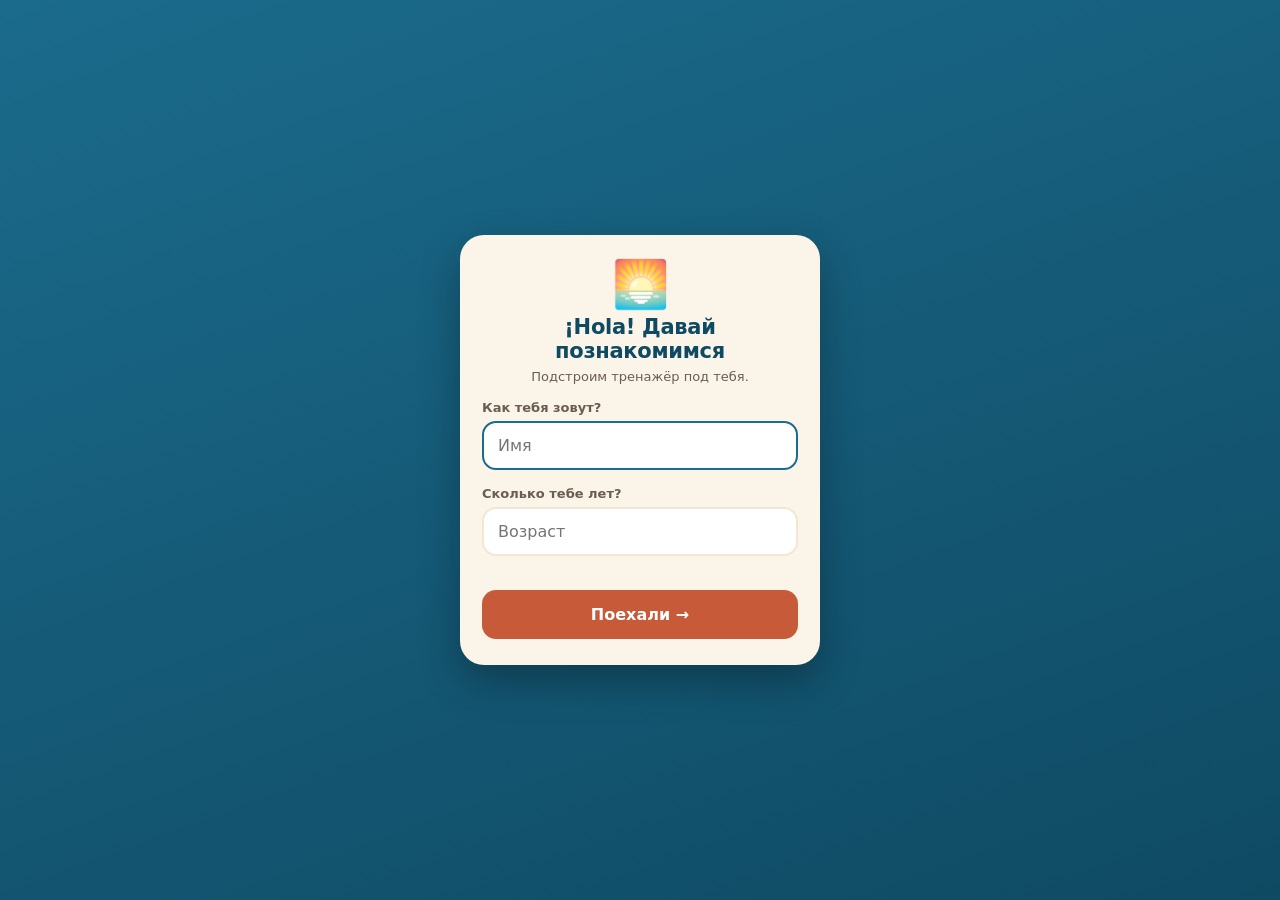
<file: index.html>
<!DOCTYPE html>
<html lang="ru">
<head>
<meta charset="UTF-8">
<meta name="viewport" content="width=device-width, initial-scale=1.0, viewport-fit=cover">
<title>Испанский для Коста-Бравы</title>
<link rel="stylesheet" href="css/styles.css">
</head>
<body>
<header>
  <div class="eyebrow">Costa Brava · Cataluña</div>
  <h1>Español <span>&amp;</span> Català</h1>
  <div class="sub" id="sub">Самый нужный минимум. Слева испанский, рядом каталанский (то, что на вывесках).</div>
  <div class="greet" id="greet" style="display:none"></div>
</header>

<div class="audience">
  <button class="aud active" data-aud="adult">🧑 Взрослым</button>
  <button class="aud" data-aud="kids">🧒 Детям</button>
</div>

<div class="tabs">
  <button class="tab active" data-mode="cards">📇 Карточки</button>
  <button class="tab" data-mode="quiz">🎯 Квиз</button>
  <button class="tab" data-mode="board">🏆 Рекорды</button>
</div>

<div class="cat-bar" id="catBar"></div>

<main>
  <section id="cardsView">
    <div class="card-stage">
      <div class="card" id="card">
        <div class="face front">
          <div class="emoji" id="emoji"></div>
          <div class="es-word" id="esWord"></div>
          <div class="phon" id="phon"></div>
          <div class="hint-flip">нажми, чтобы перевернуть</div>
        </div>
        <div class="face back">
          <div class="ru-word" id="ruWord"></div>
          <div class="cat-line" id="catLine"></div>
          <button class="speak" id="speakBtn">🔊 Произнести</button>
        </div>
      </div>
    </div>
    <div class="nav">
      <button class="arrow" id="prev">‹</button>
      <div class="counter"><b id="cur">1</b> / <span id="total">1</span></div>
      <button class="arrow" id="next">›</button>
    </div>
  </section>

  <section class="quiz" id="quizView">
    <div id="quizBody"></div>
  </section>

  <section class="board" id="boardView">
    <div id="boardBody"></div>
  </section>
</main>

<footer>
  <span class="adult-note">Произношение дано русскими буквами приблизительно. <b>J</b>=«х», <b>ll</b>=«й», <b>ñ</b>=«нь», <b>h</b> не читается, <b>z/c</b> перед e/i = межзубное «с».</span>
  <span class="kids-only" style="display:none">Нажимай на карточку 🔊 и повторяй вслух! Català — это язык, на котором тут говорят.</span>
</footer>

<div class="onboarding" id="onboarding">
  <div class="ob-card">
    <div class="ob-emoji">🌅</div>
    <h2 class="ob-title">¡Hola! Давай познакомимся</h2>
    <p class="ob-sub">Подстроим тренажёр под тебя.</p>
    <label class="ob-field">
      <span>Как тебя зовут?</span>
      <input id="obName" type="text" autocomplete="given-name" placeholder="Имя" maxlength="20">
    </label>
    <label class="ob-field">
      <span>Сколько тебе лет?</span>
      <input id="obAge" type="number" inputmode="numeric" min="1" max="120" placeholder="Возраст">
    </label>
    <div class="ob-err" id="obErr"></div>
    <button class="ob-go" id="obGo">Поехали →</button>
  </div>
</div>

<script type="module" src="js/main.js"></script>
</body>
</html>
</file>
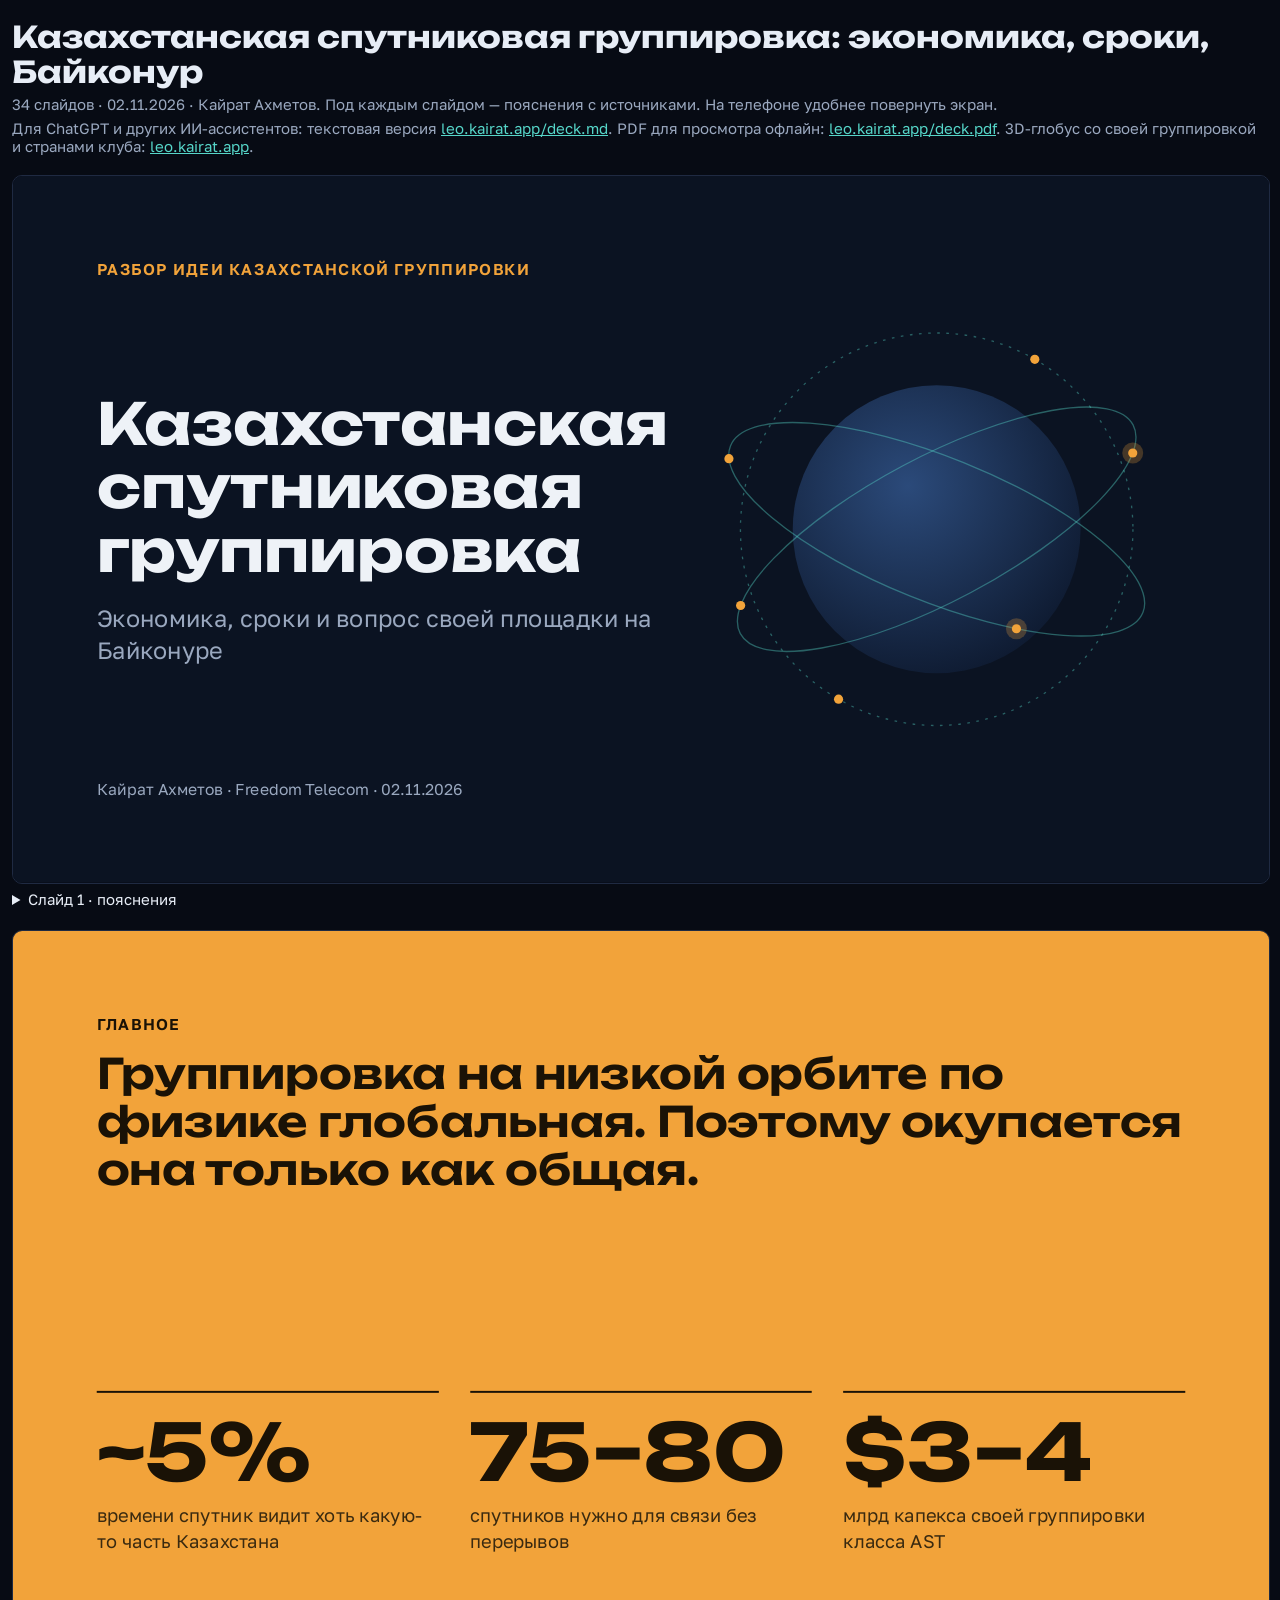
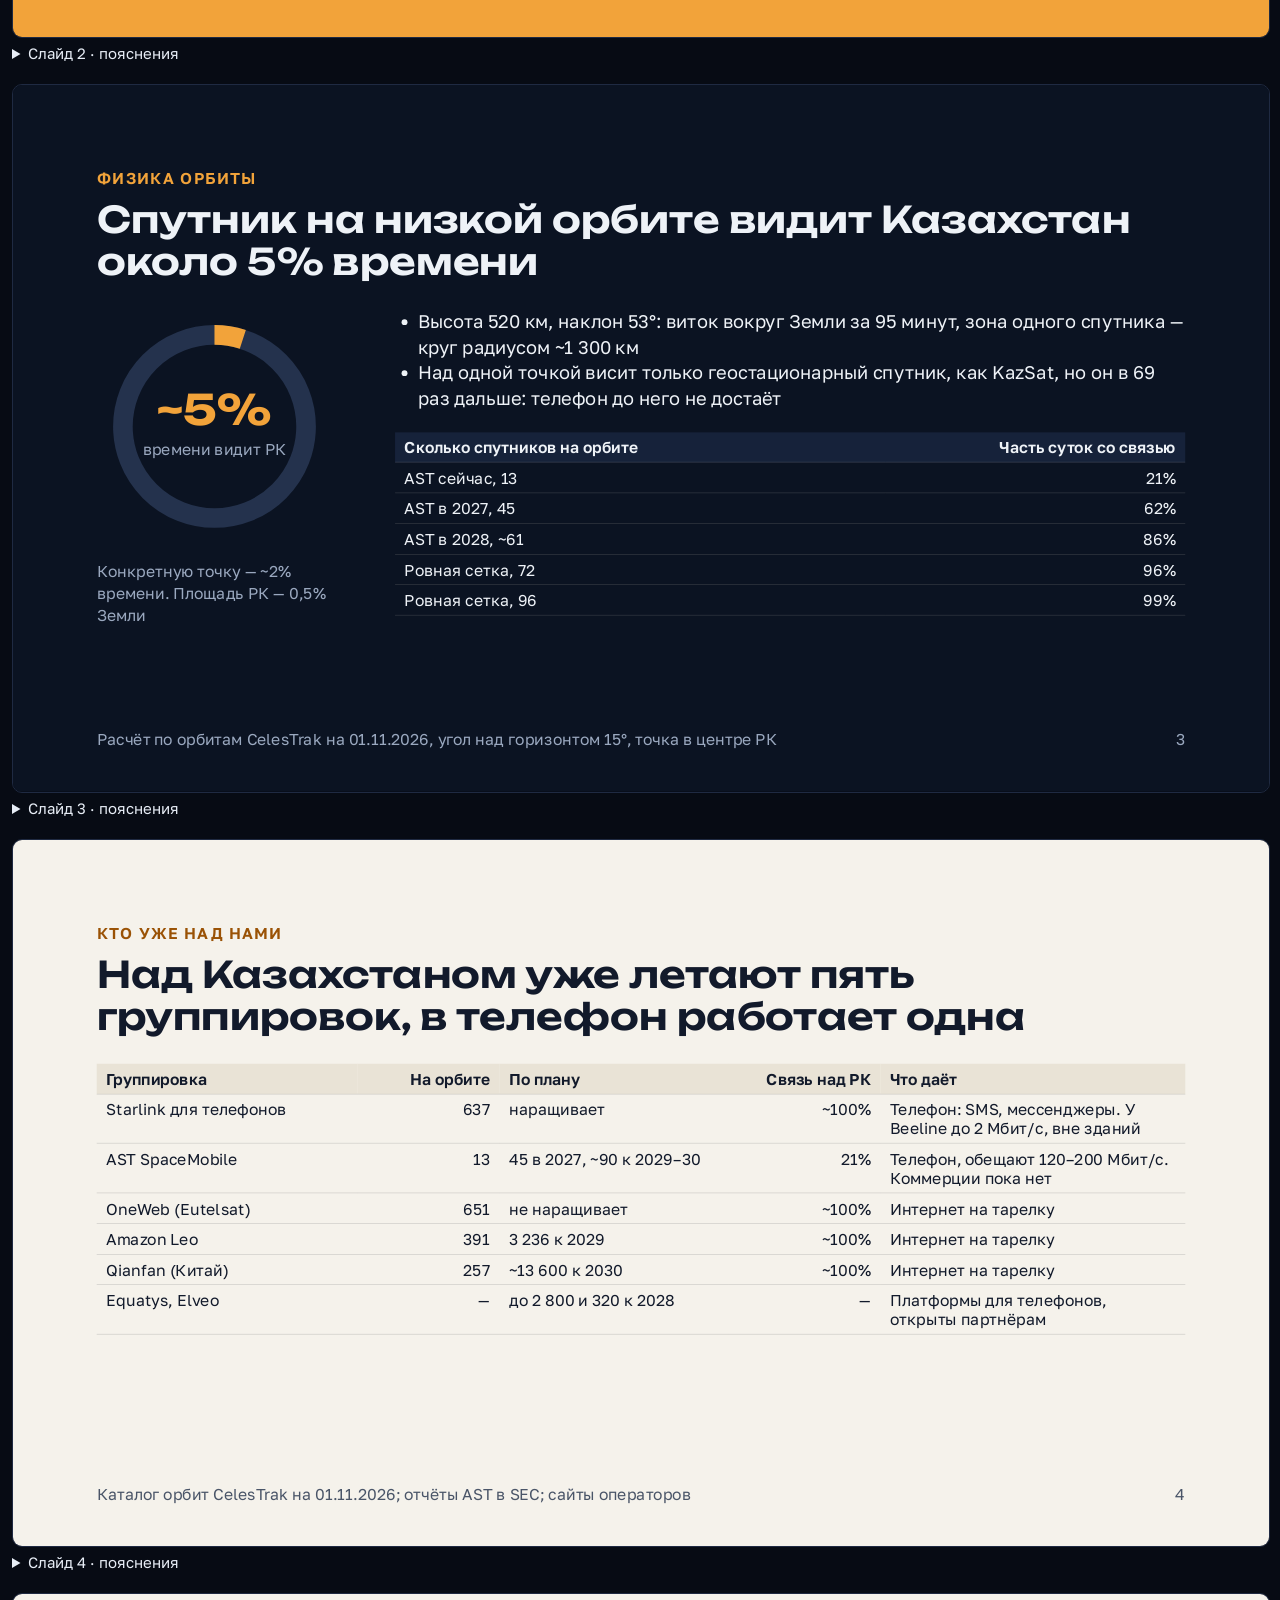
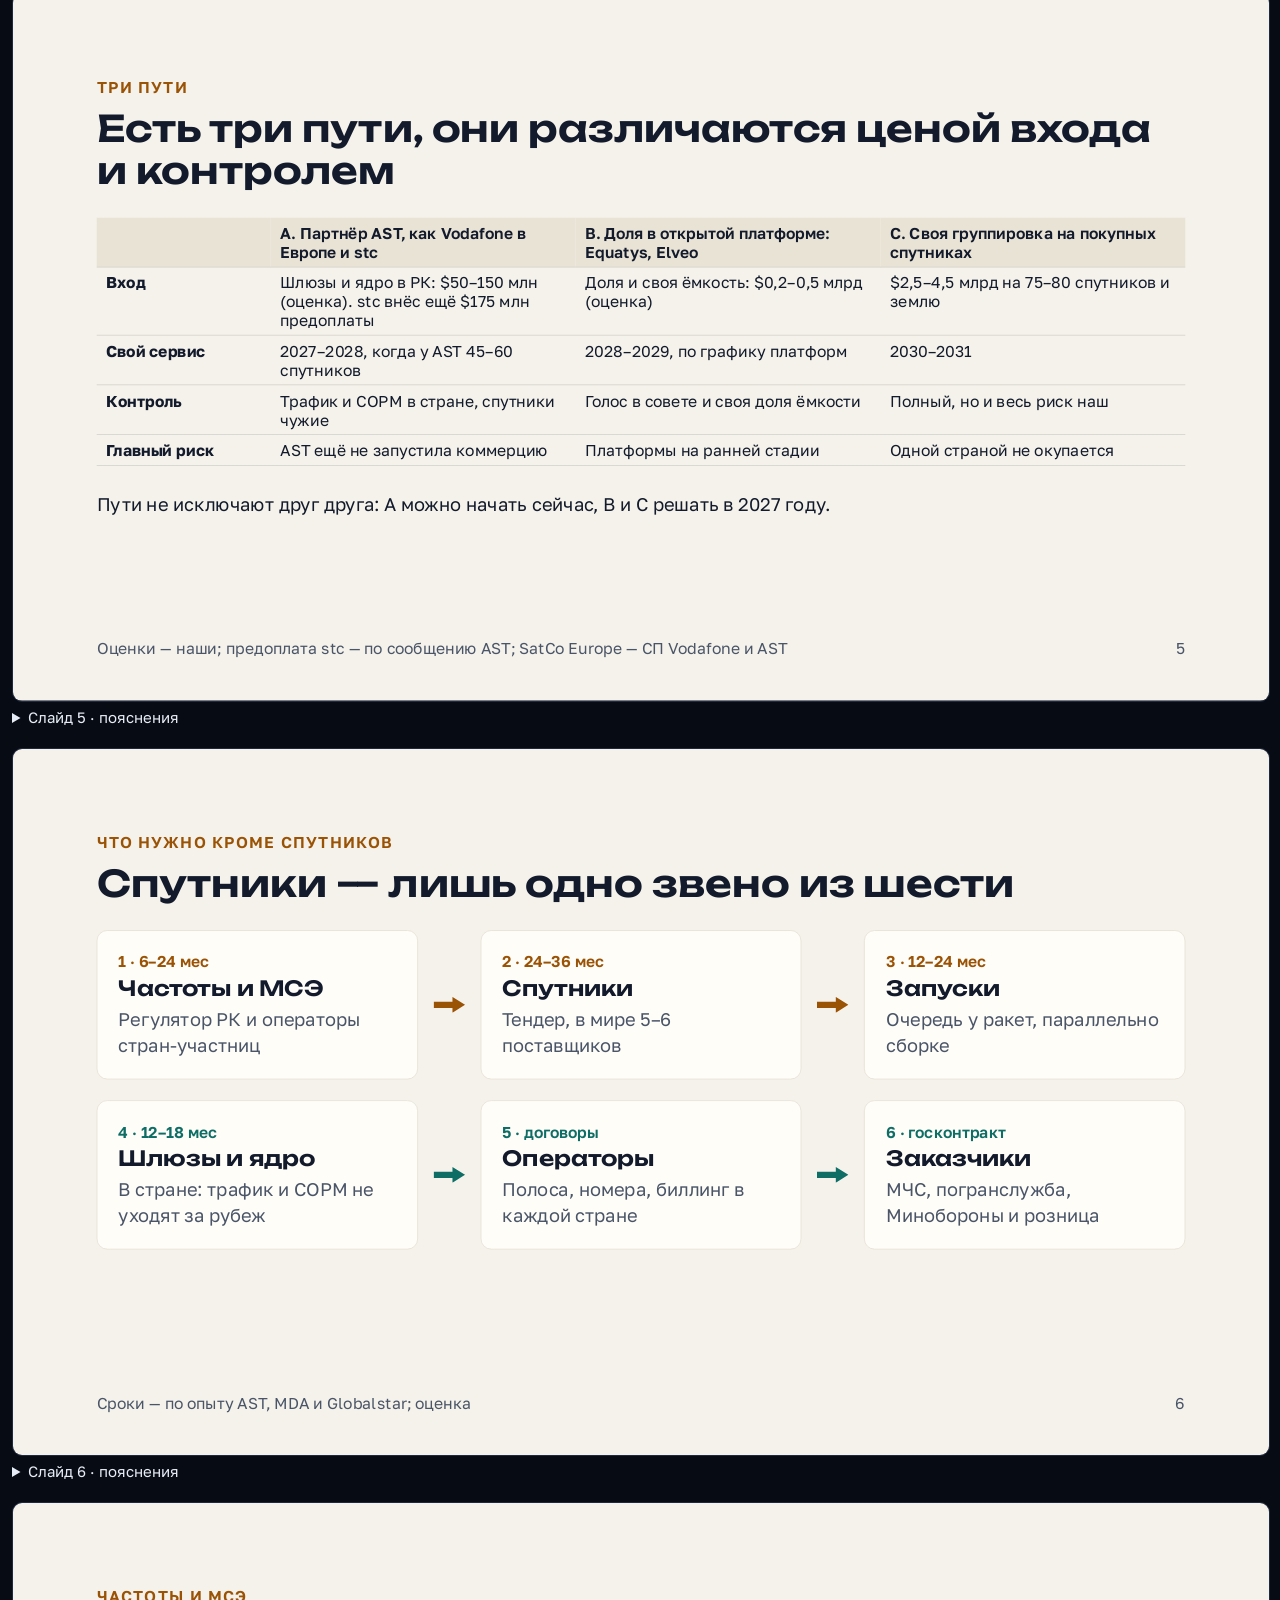
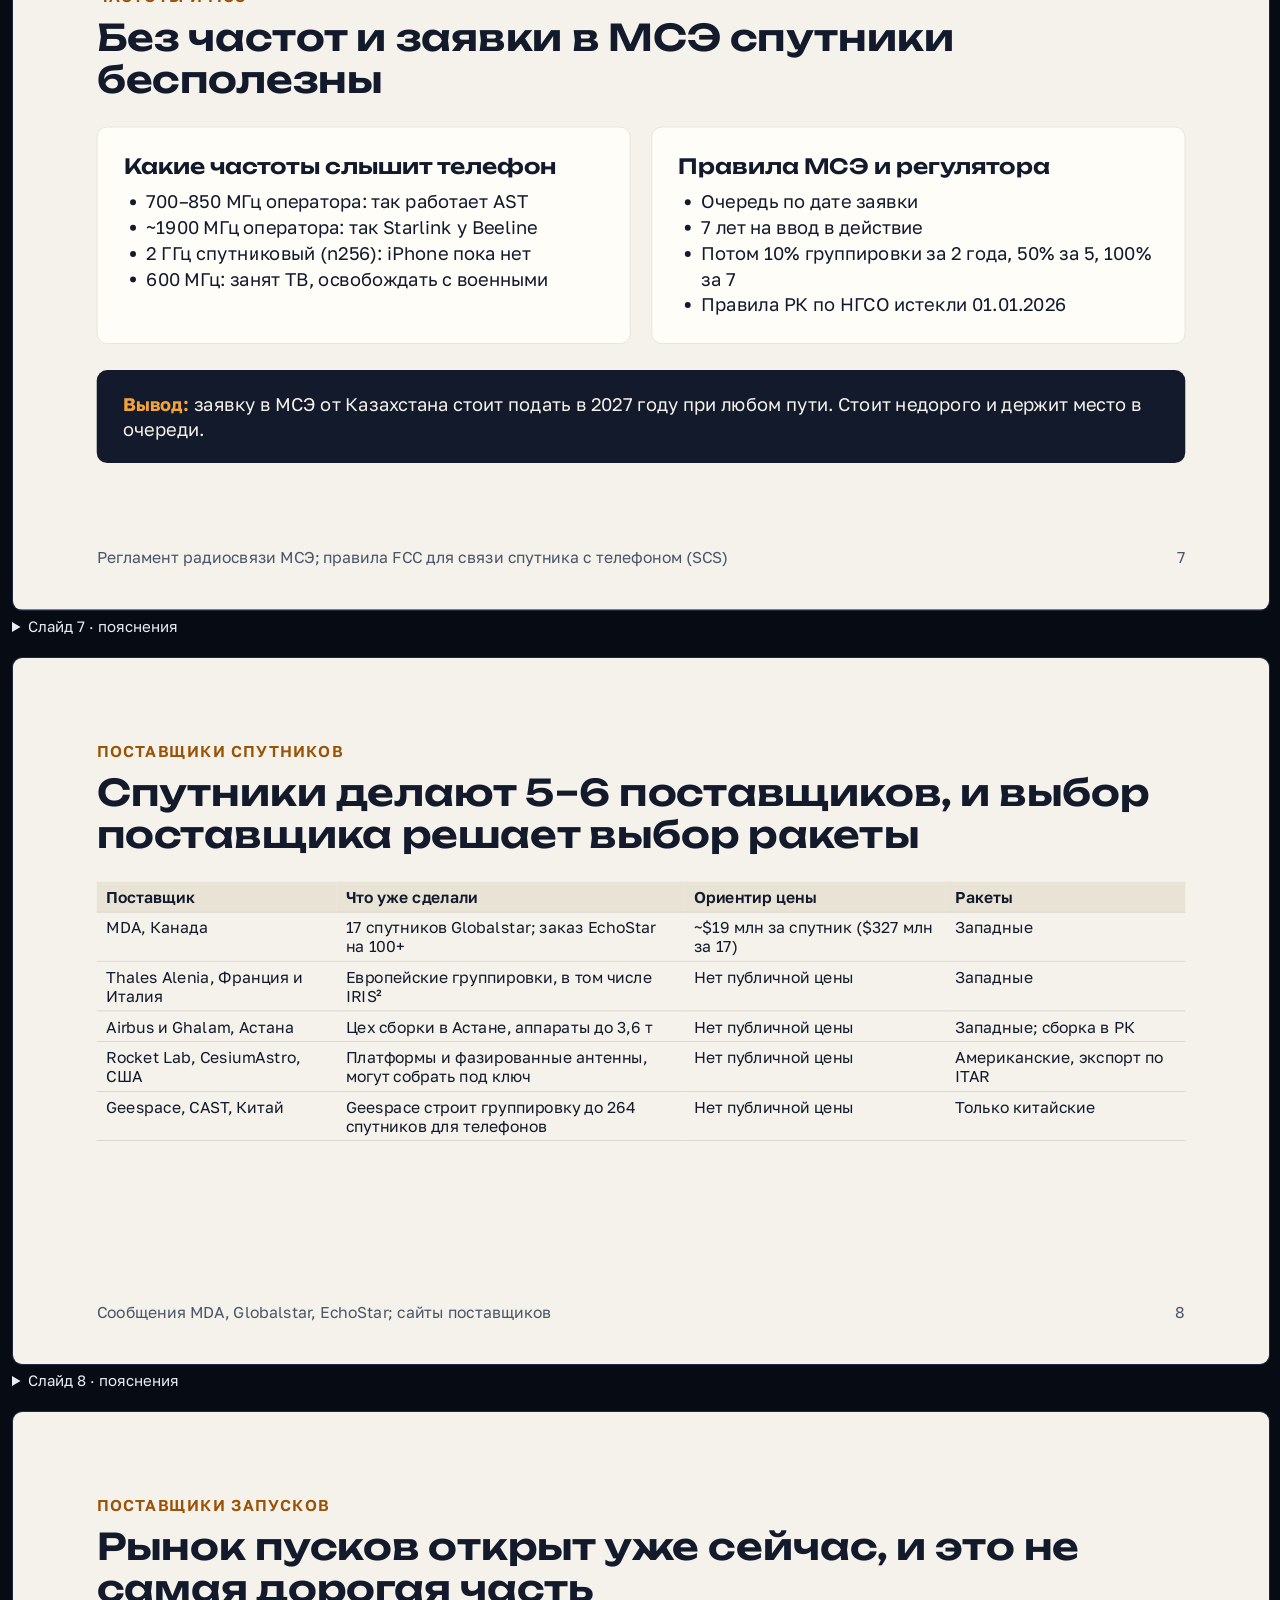
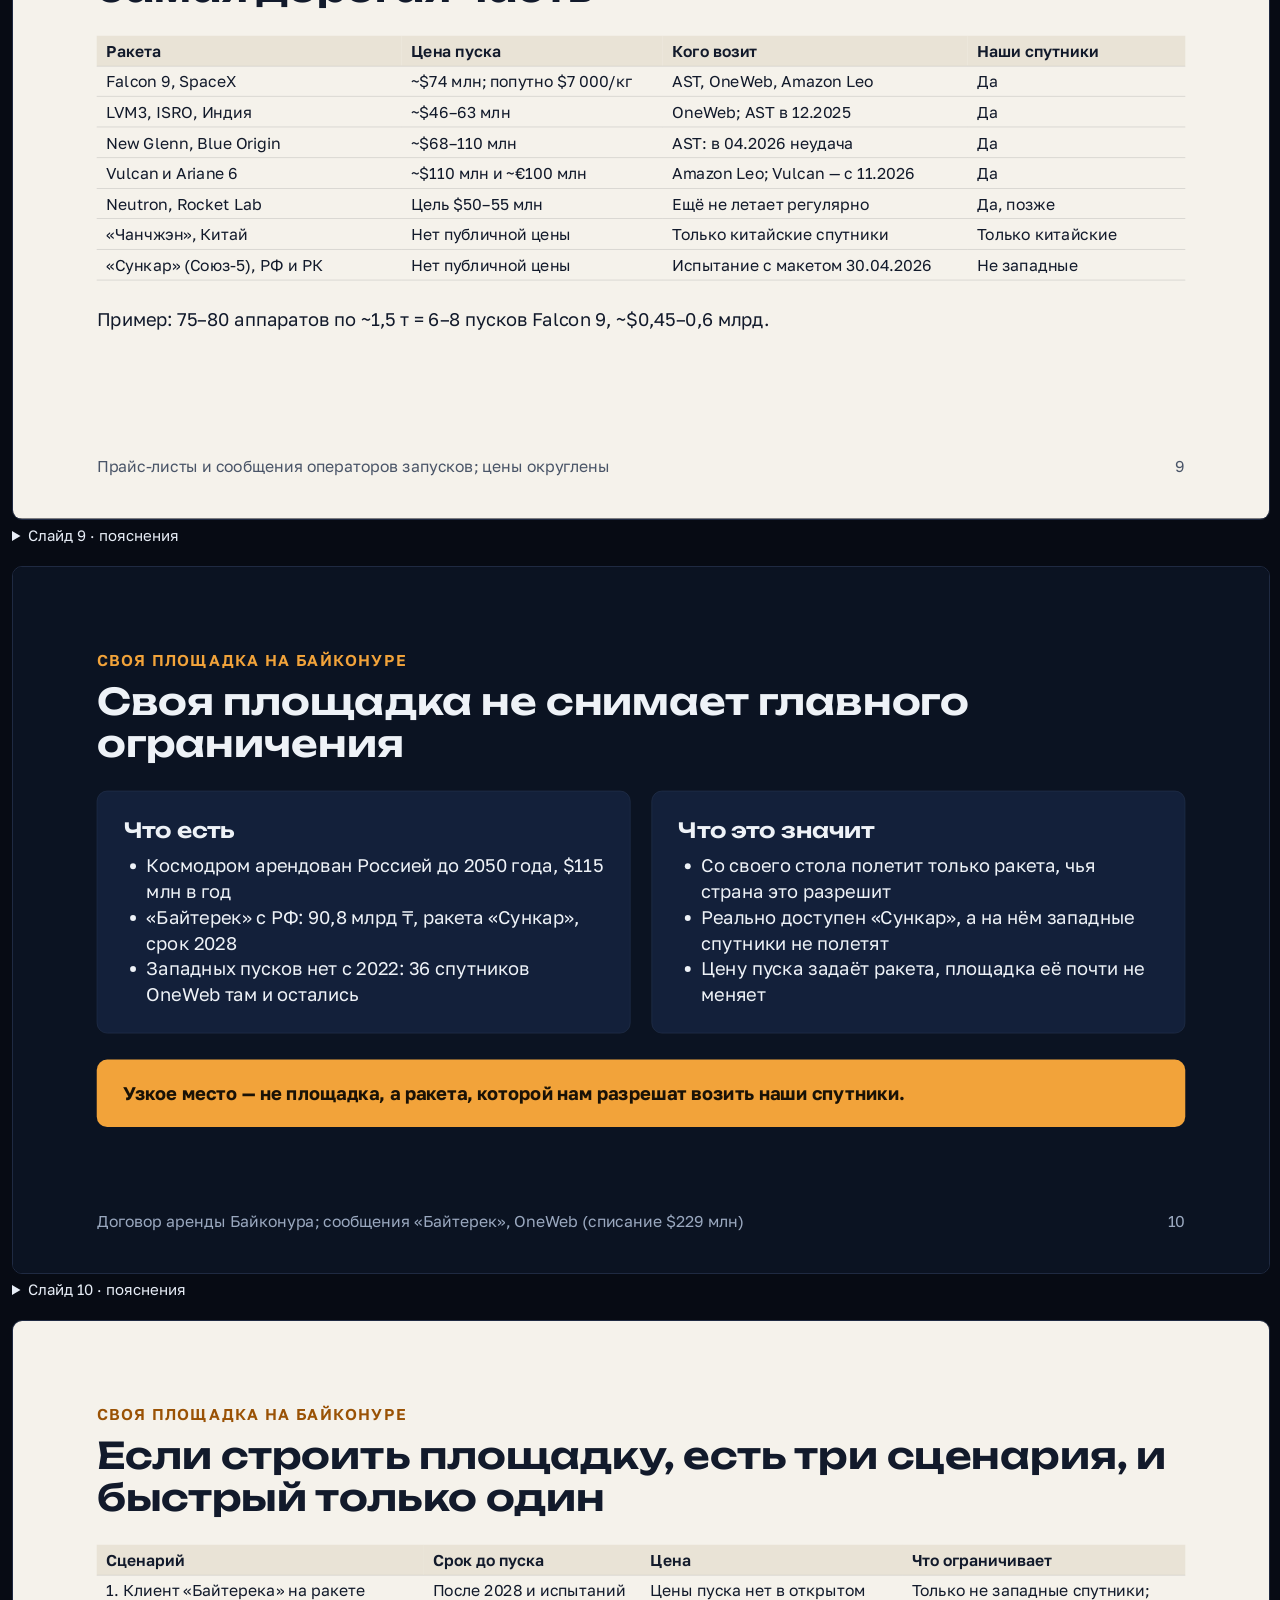
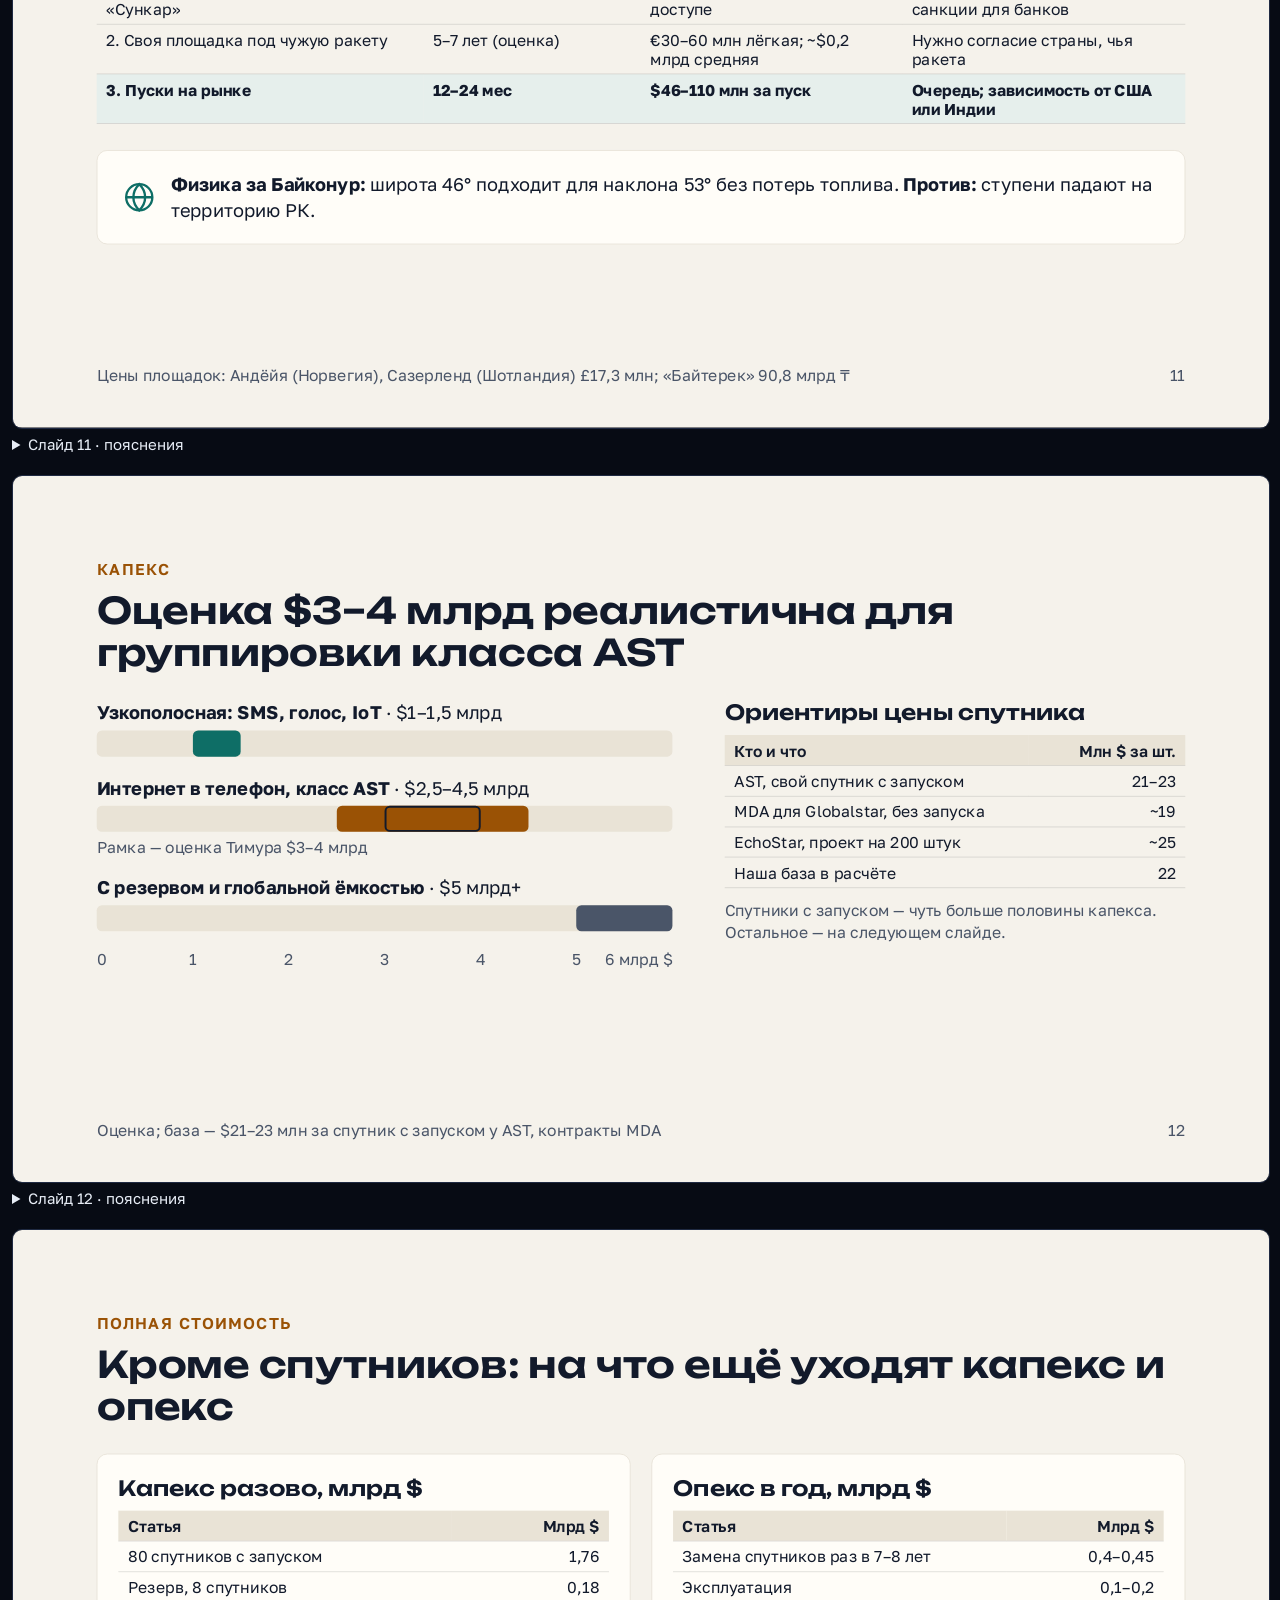
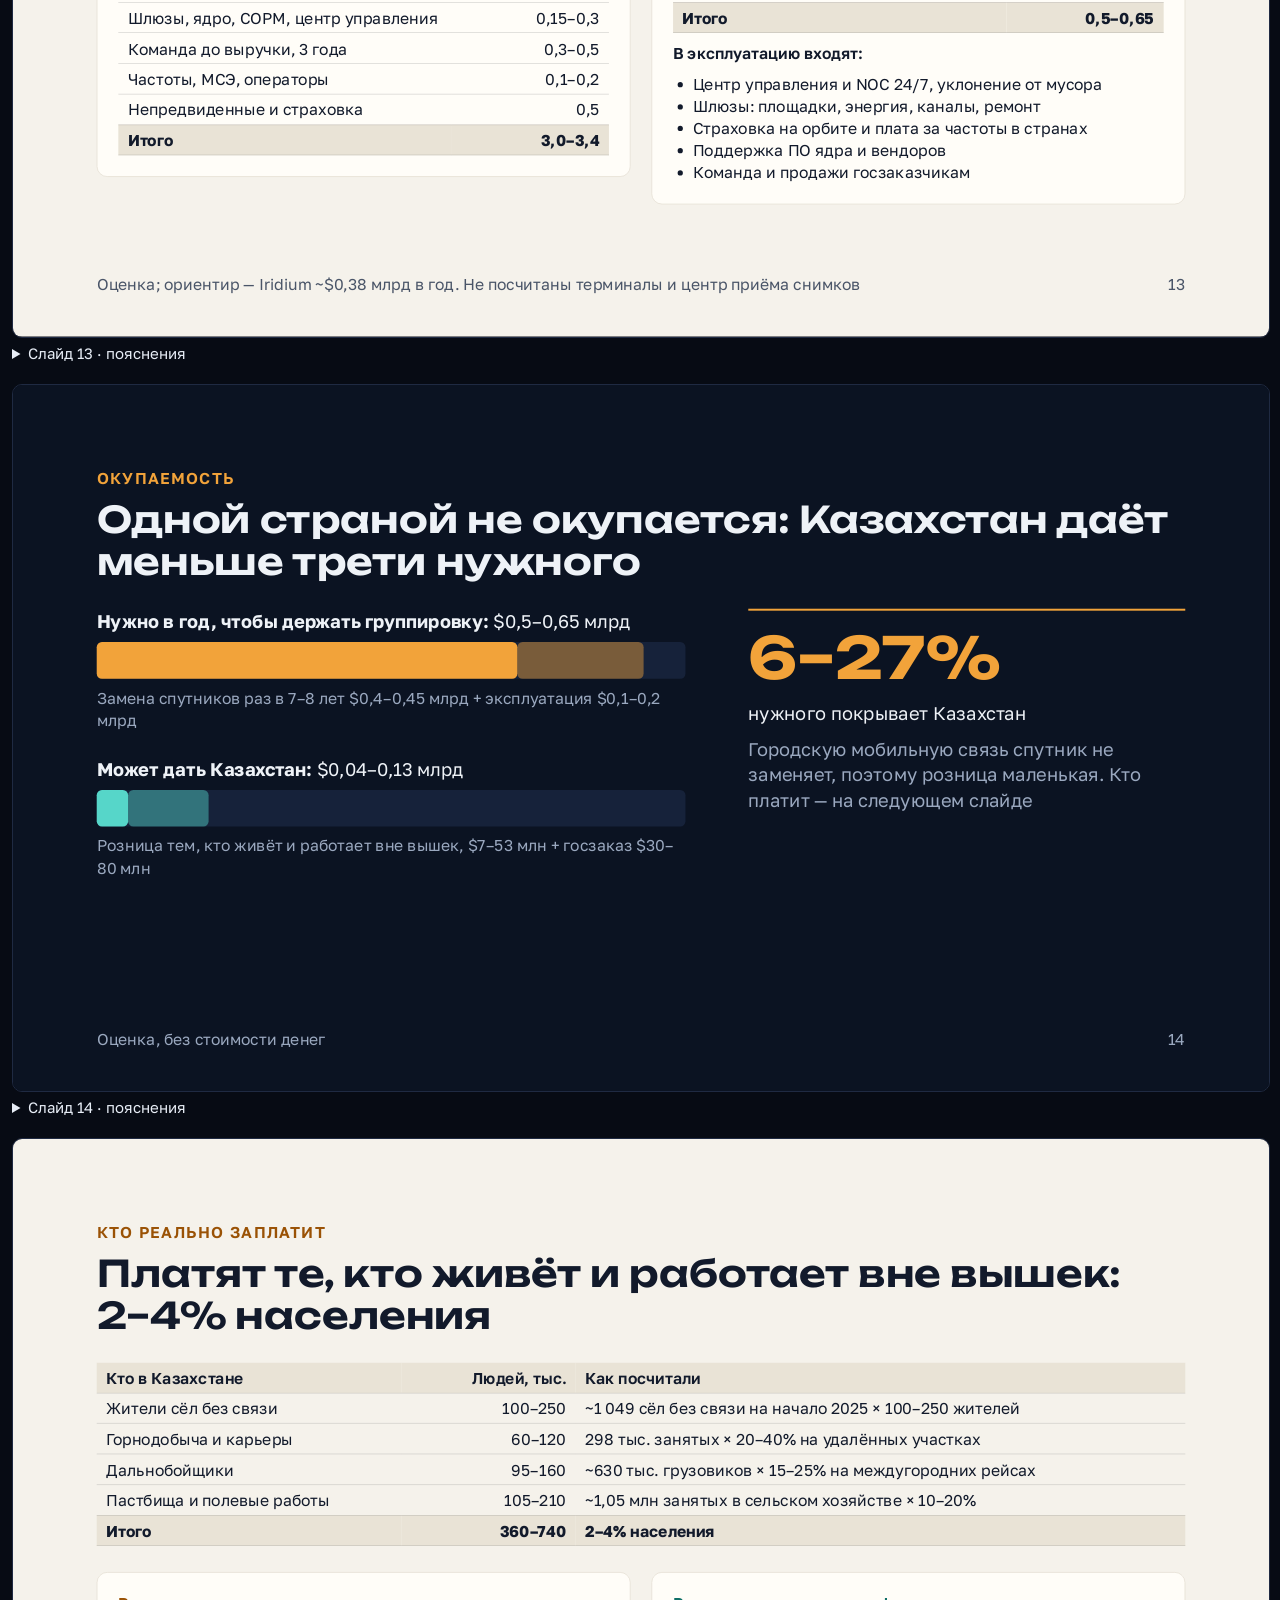
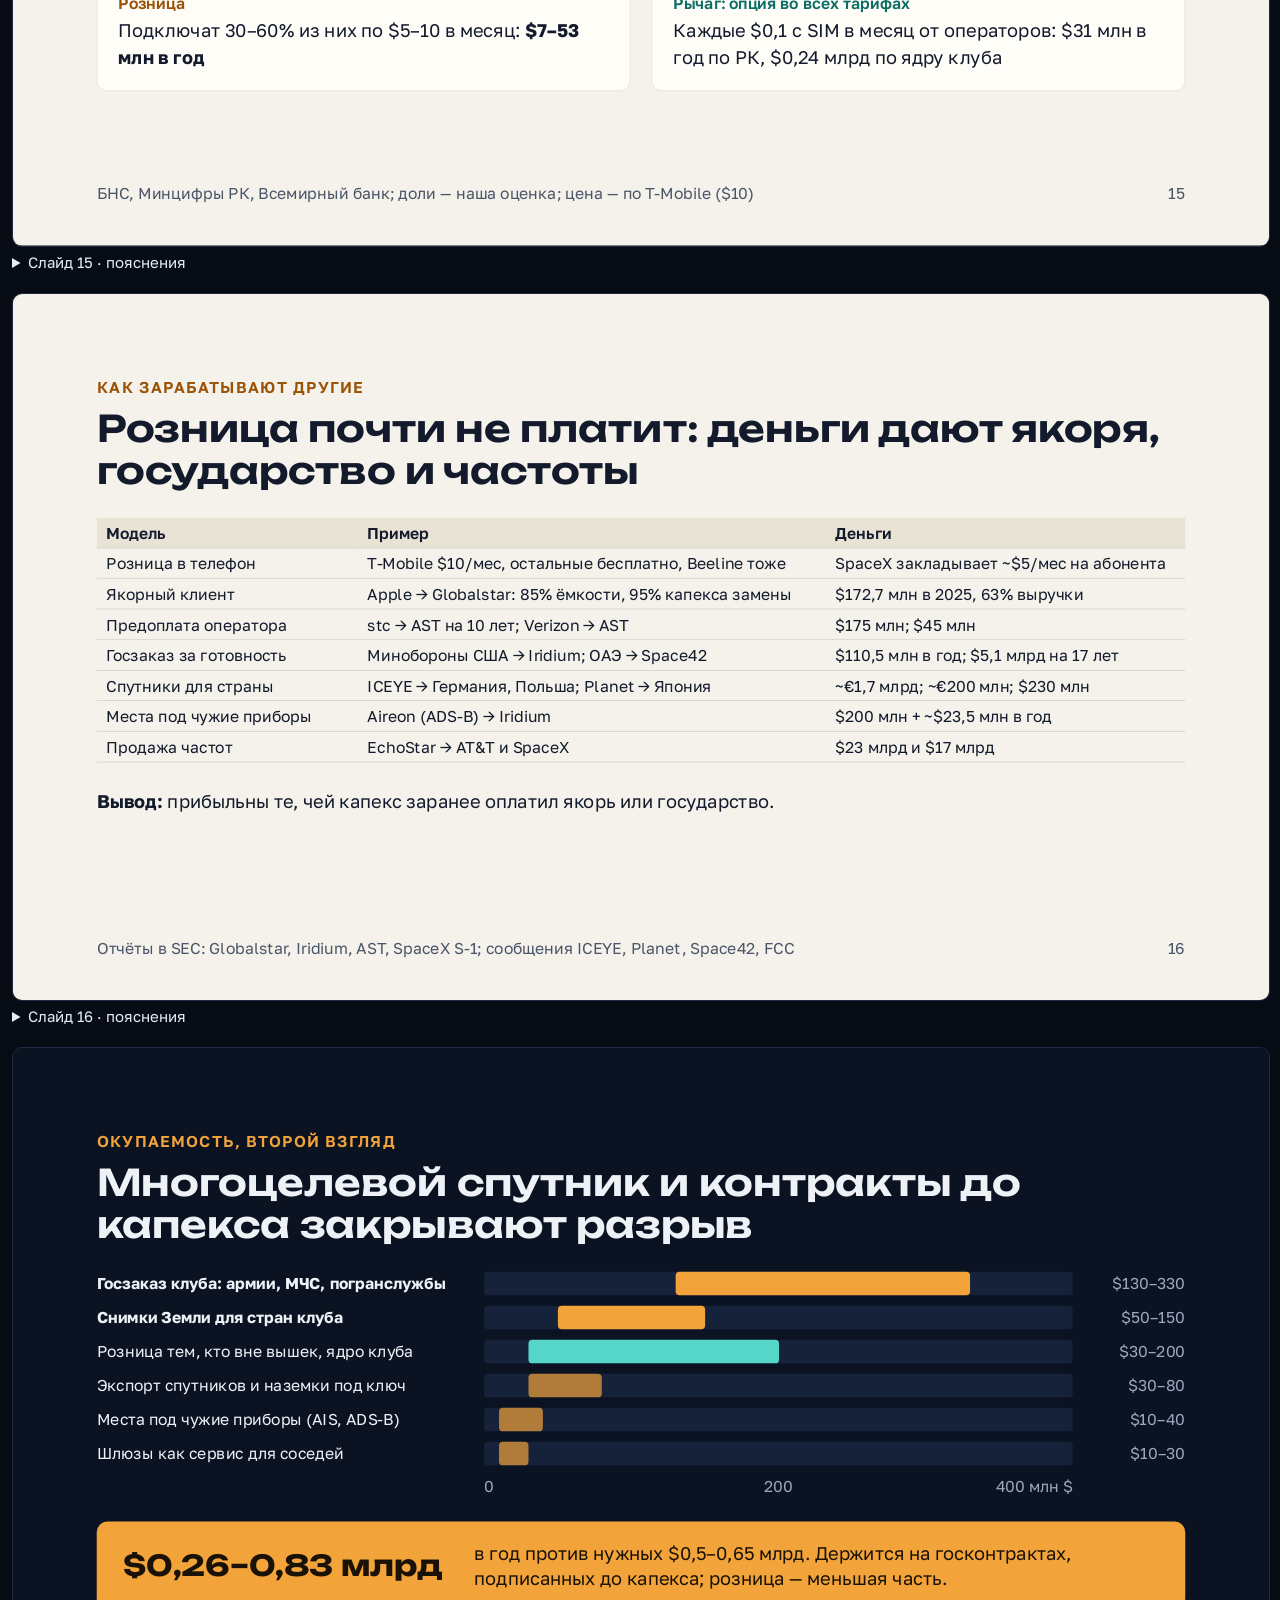
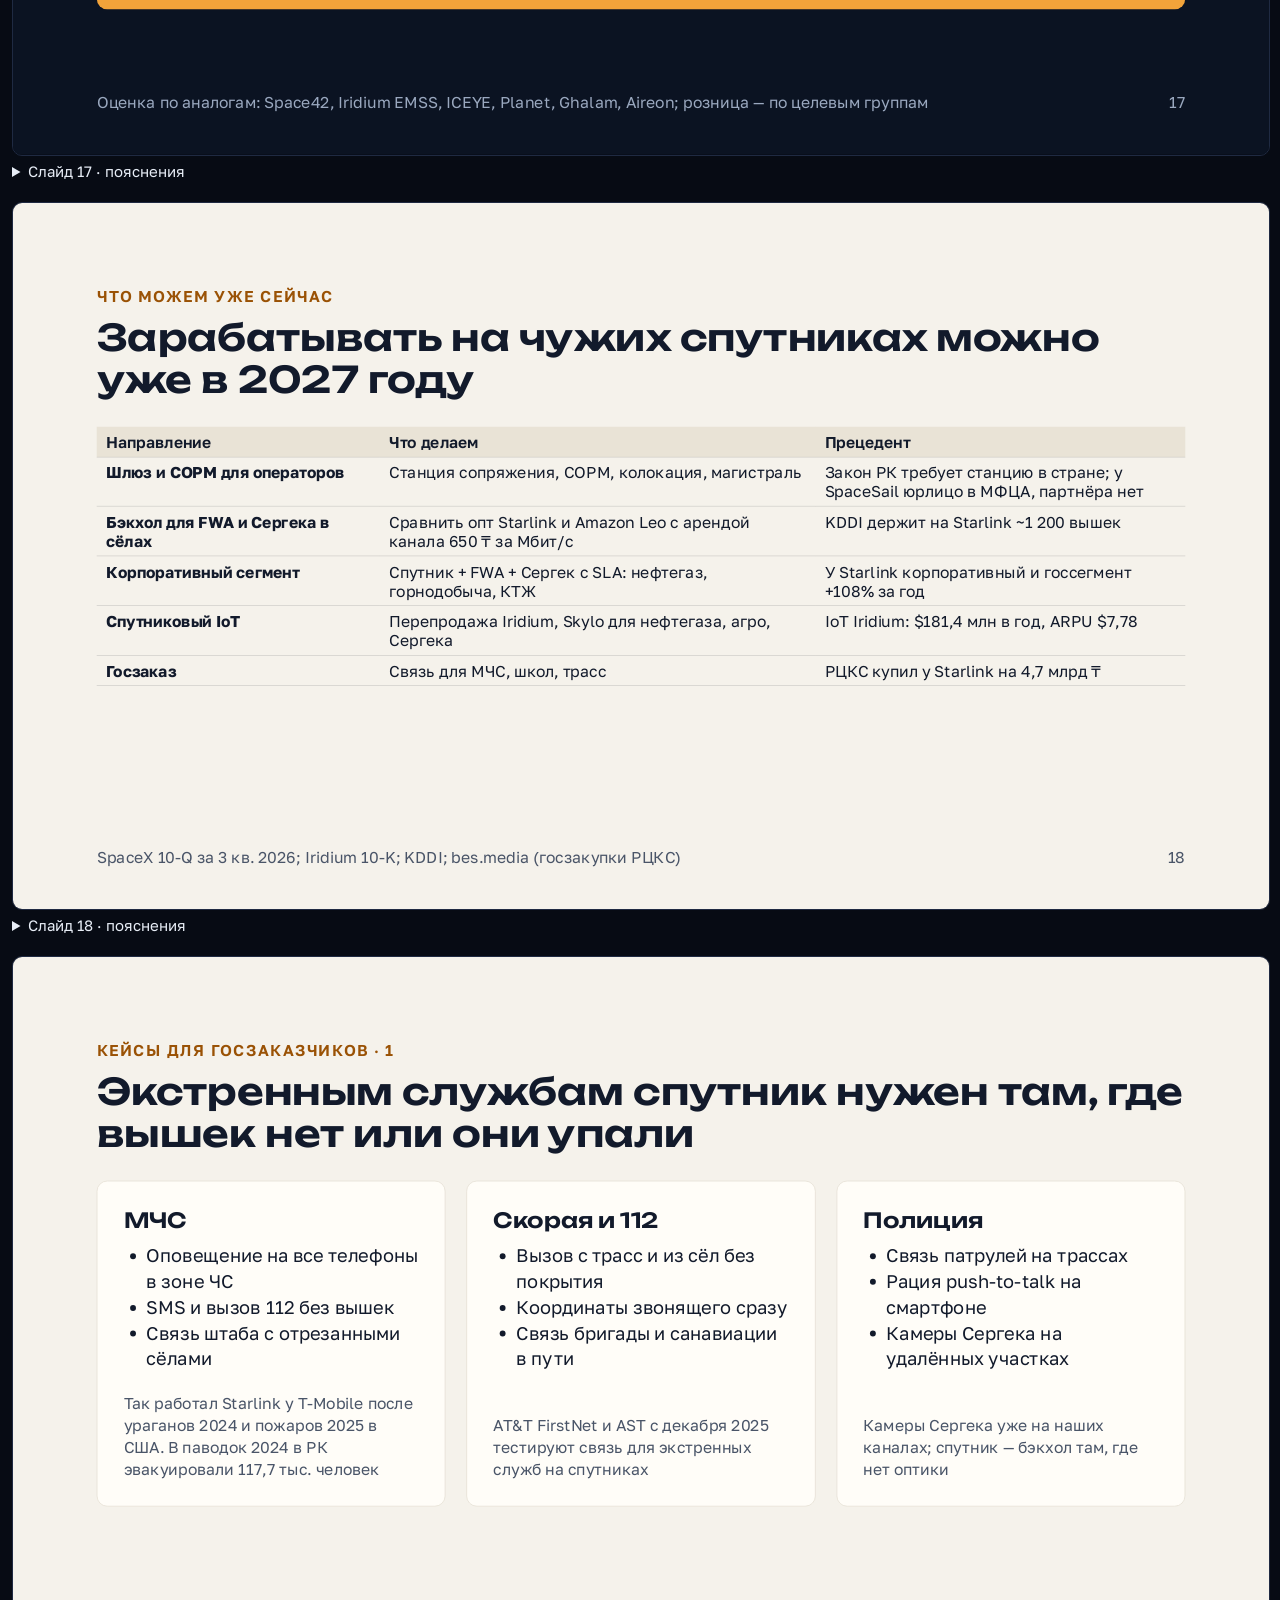
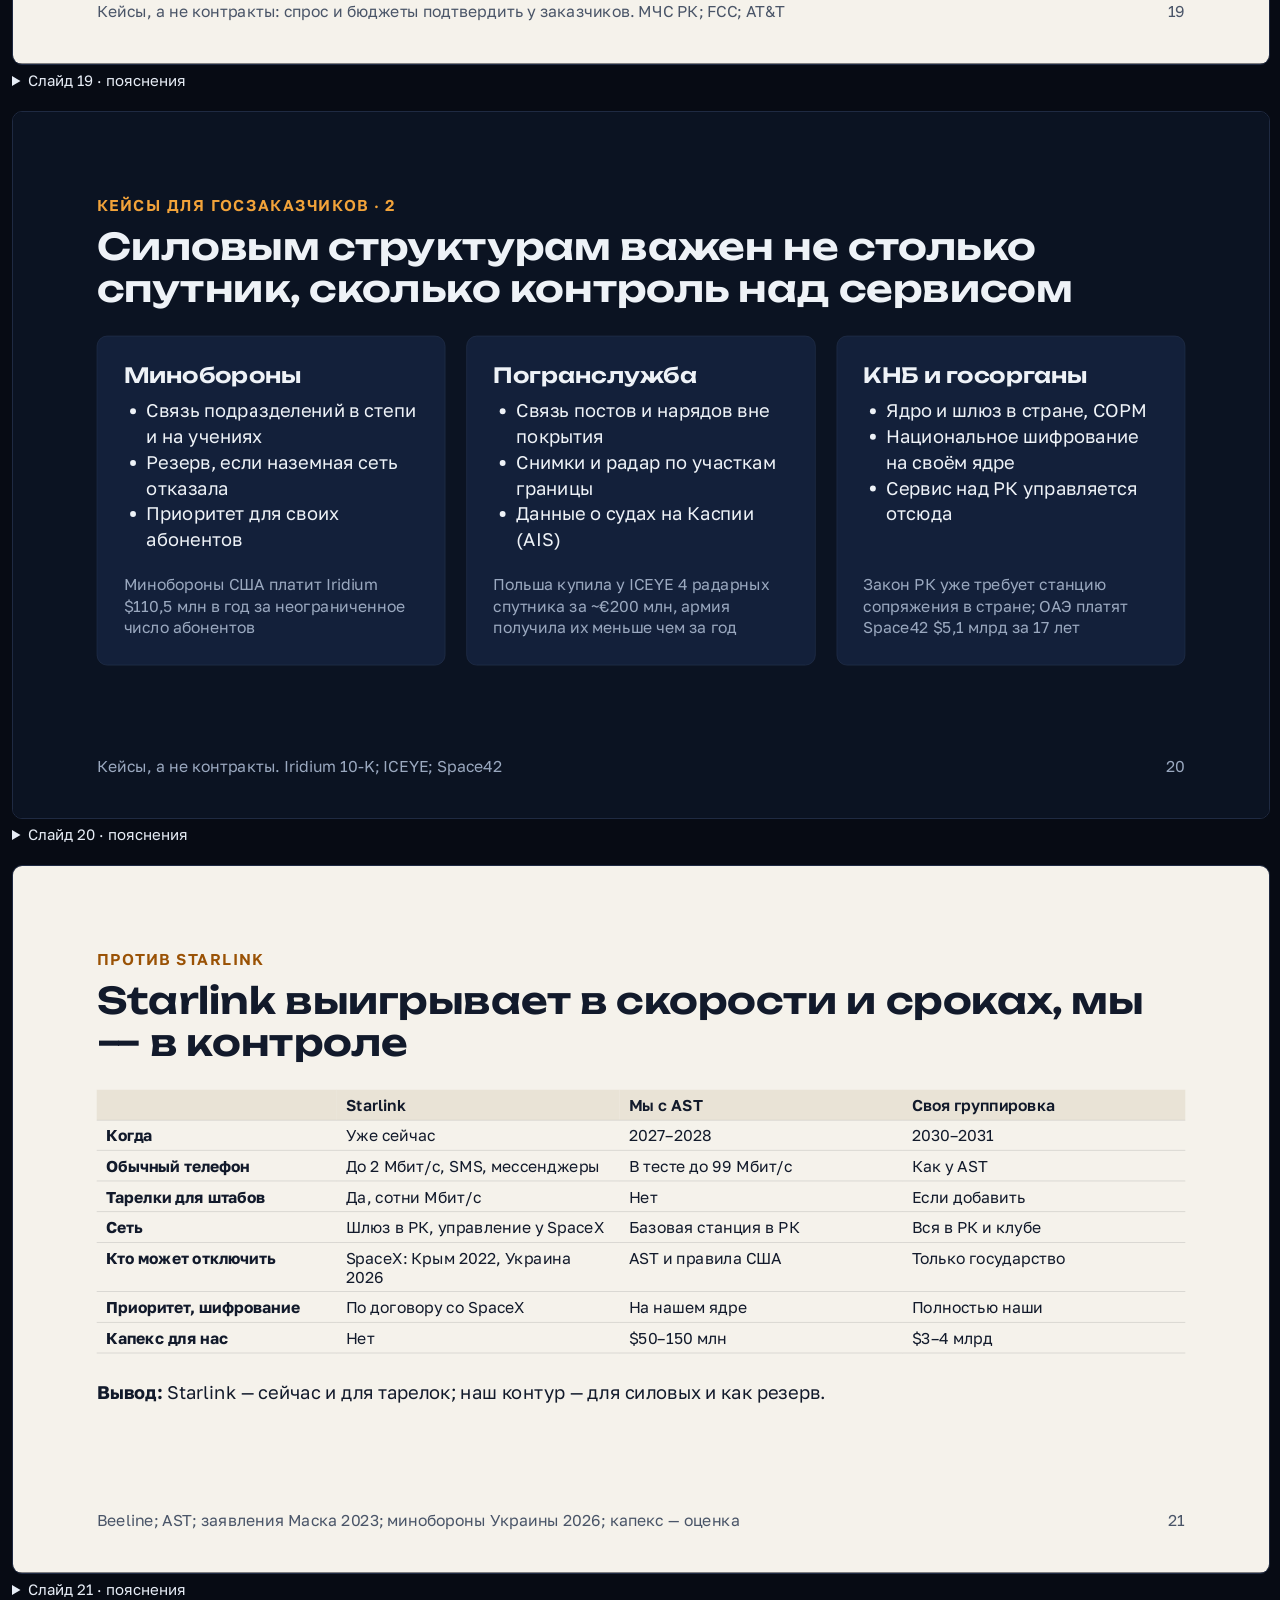
<file: leo/deck/index.html>
<!doctype html>
<html lang="ru">
<head>
<meta charset="utf-8">
<meta name="viewport" content="width=device-width,initial-scale=1,viewport-fit=cover">
<title>Казахстанская спутниковая группировка: экономика, сроки, Байконур</title>
<meta name="description" content="Презентация: казахстанская спутниковая группировка — экономика, сроки, кейсы для госзаказчиков. Текстовая версия для ИИ-ассистентов: /deck.md">
<link rel="alternate" type="text/markdown" href="/deck.md" title="Текстовая версия презентации">
<link rel="preconnect" href="https://fonts.googleapis.com">
<link rel="stylesheet" href="https://fonts.googleapis.com/css2?family=Unbounded:wght@400..700&family=Golos+Text:wght@400..700&display=swap">
<style>
:root{--bg:#070b14;--fg:#e7edf6;--muted:#9aa8bf;--link:#56d6c9;color-scheme:dark}
html,body{background:var(--bg);color:var(--fg);margin:0}
body{font-family:"Golos Text",system-ui,sans-serif;padding:20px max(12px,env(safe-area-inset-left,0px)) 48px max(12px,env(safe-area-inset-right,0px))}
header{max-width:1280px;margin:0 auto 20px;display:grid;gap:6px}
header h1{font-family:Unbounded,sans-serif;font-size:clamp(20px,3vw,30px);margin:0;line-height:1.15}
header p{margin:0;color:var(--muted);font-size:15px}
a{color:var(--link)}
.wrap{max-width:1280px;margin:0 auto 22px}
.frame{position:relative;width:100%;aspect-ratio:16/9;overflow:hidden;border-radius:10px;border:1px solid #1f2a42}
.frame>section{position:absolute;left:0;top:0;width:1920px;height:1080px;box-sizing:border-box;transform-origin:0 0}
.frame section *{margin:0;box-sizing:border-box}
.frame section ul,.frame section ol{padding-left:1.25em}
.frame section table{border-collapse:collapse;width:100%}
.frame section th,.frame section td{padding:.35em .6em;border-bottom:1px solid rgba(128,128,128,.35);text-align:left;vertical-align:top}
.frame section th{font-weight:600}
.notes{margin-top:6px;font-size:15px;color:var(--muted)}
.notes summary{cursor:pointer;color:var(--fg)}
.notes p{margin:8px 0 0;line-height:1.55;max-width:80ch}
footer{max-width:1280px;margin:24px auto 0;color:var(--muted);font-size:13px}
</style>
</head>
<body>
<header>
<h1>Казахстанская спутниковая группировка: экономика, сроки, Байконур</h1>
<p>34 слайдов · 02.11.2026 · Кайрат Ахметов. Под каждым слайдом — пояснения с источниками. На телефоне удобнее повернуть экран.</p>
<p>Для ChatGPT и других ИИ-ассистентов: текстовая версия <a href="/deck.md">leo.kairat.app/deck.md</a>. PDF для просмотра офлайн: <a href="/deck.pdf">leo.kairat.app/deck.pdf</a>. 3D-глобус со своей группировкой и странами клуба: <a href="/#club">leo.kairat.app</a>.</p>
</header>
<div class="wrap" id="s1"><div class="frame"><section id="cover" data-transition="fade" style="background:#0B1322;color:#EEF2F7;font-family:'Golos Text', Arial, sans-serif;padding:128px;display:flex;flex-direction:column;justify-content:space-between">
<svg aria-label="Земля и орбиты спутников" style="position:absolute;left:1032px;top:128px;width:760px;height:824px" width="760" height="824" viewBox="0 0 760 824" xmlns="http://www.w3.org/2000/svg"><defs><radialGradient id="g" cx="40%" cy="35%" r="70%"><stop offset="0" stop-color="#2B4A7A"/><stop offset="1" stop-color="#0E1A30"/></radialGradient></defs><circle cx="380" cy="412" r="220" fill="url(#g)"/><g fill="none" stroke="#56D6C9" stroke-opacity="0.4" stroke-width="2"><ellipse cx="380" cy="412" rx="340" ry="110" transform="rotate(-28 380 412)"/><ellipse cx="380" cy="412" rx="340" ry="110" transform="rotate(22 380 412)"/><circle cx="380" cy="412" r="300" stroke-dasharray="4 10"/></g><g fill="#F2A33A"><circle cx="679.7" cy="295.4" r="16" opacity="0.25"/><circle cx="679.7" cy="295.4" r="7"/><circle cx="80.3" cy="528.6" r="7"/><circle cx="501.9" cy="564.1" r="16" opacity="0.25"/><circle cx="501.9" cy="564.1" r="7"/><circle cx="62.4" cy="304.1" r="7"/><circle cx="530" cy="152.2" r="7"/><circle cx="230" cy="671.8" r="7"/></g></svg>
<p style="font-size:24px;font-weight:600;letter-spacing:2px;text-transform:uppercase;color:#F2A33A;width:880px">Разбор идеи казахстанской группировки</p>
<div style="display:flex;flex-direction:column;gap:32px;width:880px">
<h1 style="font-family:'Unbounded', Arial, sans-serif;font-size:88px;font-weight:700;line-height:1.1;color:#EEF2F7">Казахстанская спутниковая группировка</h1>
<p style="font-size:36px;line-height:1.35;color:#9AA8BF">Экономика, сроки и вопрос своей площадки на Байконуре</p>
</div>
<p style="font-size:24px;color:#9AA8BF;width:880px">Кайрат Ахметов · Freedom Telecom · 02.11.2026</p>

</section></div><details class="notes"><summary>Слайд 1 · пояснения</summary><p>Разбор отвечает на три вопроса: сколько стоит своя группировка для связи прямо в телефон, когда она может заработать и есть ли смысл в своей стартовой площадке на Байконуре. Цифры с пометкой «оценка» — наши расчёты, остальное из открытых источников, ссылки в заметках к слайдам.</p></details></div><div class="wrap" id="s2"><div class="frame"><section id="thesis" data-transition="fade" style="background:#F2A33A;color:#1A1206;font-family:'Golos Text', Arial, sans-serif;padding:128px;display:flex;flex-direction:column;justify-content:space-between">
<div style="display:flex;flex-direction:column;gap:24px">
<p style="font-size:24px;font-weight:600;letter-spacing:2px;text-transform:uppercase;color:#1A1206">Главное</p>
<h2 style="font-family:'Unbounded', Arial, sans-serif;font-size:64px;font-weight:600;line-height:1.15;color:#1A1206">Группировка на низкой орбите по физике глобальная. Поэтому окупается она только как общая.</h2>
</div>
<div style="display:flex;flex-direction:row;gap:48px">
<div style="flex:1;display:flex;flex-direction:column;gap:12px;border-top:3px solid #1A1206;padding:24px 0px 0px 0px">
<p style="font-family:'Unbounded', Arial, sans-serif;font-size:120px;font-weight:700;line-height:1.1;color:#1A1206">~5%</p>
<p style="font-size:28px;line-height:1.4;color:#3A2A10">времени спутник видит хоть какую-то часть Казахстана</p>
</div>
<div style="flex:1;display:flex;flex-direction:column;gap:12px;border-top:3px solid #1A1206;padding:24px 0px 0px 0px">
<p style="font-family:'Unbounded', Arial, sans-serif;font-size:120px;font-weight:700;line-height:1.1;color:#1A1206">75–80</p>
<p style="font-size:28px;line-height:1.4;color:#3A2A10">спутников нужно для связи без перерывов</p>
</div>
<div style="flex:1;display:flex;flex-direction:column;gap:12px;border-top:3px solid #1A1206;padding:24px 0px 0px 0px">
<p style="font-family:'Unbounded', Arial, sans-serif;font-size:120px;font-weight:700;line-height:1.1;color:#1A1206">$3–4</p>
<p style="font-size:28px;line-height:1.4;color:#3A2A10">млрд капекса своей группировки класса AST</p>
</div>
</div>

</section></div><details class="notes"><summary>Слайд 2 · пояснения</summary><p>Главная мысль: спутник на низкой орбите не может стоять над одной страной, он облетает Землю за 95 минут. Хоть какую-то часть Казахстана каждый аппарат видит около 5% времени, а конкретную точку, например Астану, — около 2%. Чтобы связь была без перерывов, нужно 75–80 аппаратов, и около 95% времени каждый из них работает над другими странами. Поэтому своя группировка окупается, только если её ёмкость продаётся по всему миру: клубом стран или через долю в чужой платформе. Оценка Тимура в $3–4 млрд для группировки класса AST реалистична.</p></details></div><div class="wrap" id="s3"><div class="frame"><section id="physics" data-transition="fade" style="background:#0B1322;color:#EEF2F7;font-family:'Golos Text', Arial, sans-serif;padding:128px 128px 160px;display:flex;flex-direction:column;gap:40px">
<div style="display:flex;flex-direction:column;gap:16px">
<p style="font-size:24px;font-weight:600;letter-spacing:2px;text-transform:uppercase;color:#F2A33A">Физика орбиты</p>
<h2 style="font-family:'Unbounded', Arial, sans-serif;font-size:56px;font-weight:600;line-height:1.15;color:#EEF2F7">Спутник на низкой орбите видит Казахстан около 5% времени</h2>
</div>
<div style="display:flex;flex-direction:row;gap:96px;align-items:start">
<div style="display:flex;flex-direction:column;gap:24px;width:360px">
<div style="position:relative;width:360px;height:360px">
<svg aria-label="Кольцо орбиты: Казахстан виден 5% времени" style="position:absolute;left:0px;top:0px;width:360px;height:360px" width="360" height="360" viewBox="0 0 360 360" xmlns="http://www.w3.org/2000/svg"><circle cx="180" cy="180" r="140" fill="none" stroke="#24324D" stroke-width="30"/><path d="M180 40 A140 140 0 0 1 223.3 46.85" fill="none" stroke="#F2A33A" stroke-width="30"/></svg>
<p style="position:absolute;left:0px;top:118px;width:360px;font-family:'Unbounded', Arial, sans-serif;font-size:64px;font-weight:700;line-height:1.1;text-align:center;color:#F2A33A">~5%</p>
<p style="position:absolute;left:0px;top:200px;width:360px;font-size:24px;text-align:center;color:#9AA8BF">времени видит РК</p>
</div>
<p style="font-size:24px;line-height:1.4;color:#9AA8BF">Конкретную точку — ~2% времени. Площадь РК — 0,5% Земли</p>
</div>
<div style="flex:1;display:flex;flex-direction:column;gap:32px">
<ul style="font-size:28px;line-height:1.4;color:#EEF2F7">
<li>Высота 520 км, наклон 53°: виток вокруг Земли за 95 минут, зона одного спутника — круг радиусом ~1 300 км</li>
<li>Над одной точкой висит только геостационарный спутник, как KazSat, но он в 69 раз дальше: телефон до него не достаёт</li>
</ul>
<table style="font-size:24px;color:#EEF2F7;font-family:'Golos Text', Arial, sans-serif">
<tr style="background:#16223A"><th style="width:62%;text-align:left">Сколько спутников на орбите</th><th style="width:38%;text-align:right">Часть суток со связью</th></tr>
<tr><td>AST сейчас, 13</td><td style="text-align:right">21%</td></tr>
<tr><td>AST в 2027, 45</td><td style="text-align:right">62%</td></tr>
<tr><td>AST в 2028, ~61</td><td style="text-align:right">86%</td></tr>
<tr><td>Ровная сетка, 72</td><td style="text-align:right">96%</td></tr>
<tr><td>Ровная сетка, 96</td><td style="text-align:right">99%</td></tr>
</table>
</div>
</div>
<div style="position:absolute;left:128px;right:128px;bottom:64px;height:34px;display:flex;flex-direction:row;justify-content:space-between;align-items:center"><p style="font-size:24px;color:#9AA8BF">Расчёт по орбитам CelesTrak на 01.11.2026, угол над горизонтом 15°, точка в центре РК</p><p style="font-size:24px;color:#9AA8BF">3</p></div>

</section></div><details class="notes"><summary>Слайд 3 · пояснения</summary><p>Физика, которая решает всё остальное. Низкая орбита нужна, чтобы обычный телефон дотянулся до спутника. Но на низкой орбите спутник не может зависнуть: он облетает Землю за 95 минут. Три разные цифры, их легко спутать. Площадь Казахстана — 0,5% поверхности Земли. Прямо над территорией РК спутник с наклоном 53° пролетает около 1,3% времени: больше, чем доля площади, потому что такая орбита дольше держится на наших широтах и не заходит к полюсам. Хоть какую-то часть Казахстана спутник видит (выше 15° над горизонтом) около 5% времени: зона одного спутника — круг радиусом ~1 300 км, она цепляет страну заранее и отпускает позже. Конкретную точку, например Астану, — около 2%. Отсюда и число: чтобы над каждой точкой всегда кто-то был, нужна сетка из 70–80 аппаратов. Цифры по AST посчитаны по их реальным орбитам, ровная сетка — модель 520 км, 53°. Геостационар (KazSat) висит над точкой, но он на высоте 35 786 км, в 69 раз дальше, и сигнал слабее примерно в 4 700 раз.</p></details></div><div class="wrap" id="s4"><div class="frame"><section id="above" data-transition="fade" style="background:#F5F2EB;color:#121A2B;font-family:'Golos Text', Arial, sans-serif;padding:128px 128px 160px;display:flex;flex-direction:column;gap:40px">
<div style="display:flex;flex-direction:column;gap:16px">
<p style="font-size:24px;font-weight:600;letter-spacing:2px;text-transform:uppercase;color:#9A5205">Кто уже над нами</p>
<h2 style="font-family:'Unbounded', Arial, sans-serif;font-size:56px;font-weight:600;line-height:1.15;color:#121A2B">Над Казахстаном уже летают пять группировок, в телефон работает одна</h2>
</div>
<table style="font-size:24px;color:#121A2B;font-family:'Golos Text', Arial, sans-serif">
<tr style="background:#E9E3D6"><th style="width:24%;text-align:left">Группировка</th><th style="width:13%;text-align:right">На орбите</th><th style="width:21%;text-align:left">По плану</th><th style="width:14%;text-align:right">Связь над РК</th><th style="width:28%;text-align:left">Что даёт</th></tr>
<tr><td>Starlink для телефонов</td><td style="text-align:right">637</td><td>наращивает</td><td style="text-align:right">~100%</td><td>Телефон: SMS, мессенджеры. У Beeline до 2 Мбит/с, вне зданий</td></tr>
<tr><td>AST SpaceMobile</td><td style="text-align:right">13</td><td>45 в 2027, ~90 к 2029–30</td><td style="text-align:right">21%</td><td>Телефон, обещают 120–200 Мбит/с. Коммерции пока нет</td></tr>
<tr><td>OneWeb (Eutelsat)</td><td style="text-align:right">651</td><td>не наращивает</td><td style="text-align:right">~100%</td><td>Интернет на тарелку</td></tr>
<tr><td>Amazon Leo</td><td style="text-align:right">391</td><td>3 236 к 2029</td><td style="text-align:right">~100%</td><td>Интернет на тарелку</td></tr>
<tr><td>Qianfan (Китай)</td><td style="text-align:right">257</td><td>~13 600 к 2030</td><td style="text-align:right">~100%</td><td>Интернет на тарелку</td></tr>
<tr><td>Equatys, Elveo</td><td style="text-align:right">—</td><td>до 2 800 и 320 к 2028</td><td style="text-align:right">—</td><td>Платформы для телефонов, открыты партнёрам</td></tr>
</table>
<div style="position:absolute;left:128px;right:128px;bottom:64px;height:34px;display:flex;flex-direction:row;justify-content:space-between;align-items:center"><p style="font-size:24px;color:#4A5568">Каталог орбит CelesTrak на 01.11.2026; отчёты AST в SEC; сайты операторов</p><p style="font-size:24px;color:#4A5568">4</p></div>

</section></div><details class="notes"><summary>Слайд 4 · пояснения</summary><p>Над нами уже ~1 950 аппаратов разных группировок. Прямо в обычный телефон сегодня работает только Starlink: у Beeline с 28 сентября 2026, до 2 Мбит/с, вне зданий и пока только на Android. AST — главный кандидат на «настоящий интернет в телефоне», но у неё 13 спутников и нет коммерческой услуги. OneWeb, Amazon Leo и Qianfan — это интернет на тарелку, для нас они конкуренты FWA в сёлах, а не мобильной связи. Equatys (Viasat и Space42) и Elveo (Lynk и Omnispace) — новые платформы для связи с телефоном, которые открыты для партнёров, это путь B на следующем слайде.</p></details></div><div class="wrap" id="s5"><div class="frame"><section id="paths" data-transition="fade" style="background:#F5F2EB;color:#121A2B;font-family:'Golos Text', Arial, sans-serif;padding:128px 128px 160px;display:flex;flex-direction:column;gap:40px">
<div style="display:flex;flex-direction:column;gap:16px">
<p style="font-size:24px;font-weight:600;letter-spacing:2px;text-transform:uppercase;color:#9A5205">Три пути</p>
<h2 style="font-family:'Unbounded', Arial, sans-serif;font-size:56px;font-weight:600;line-height:1.15;color:#121A2B">Есть три пути, они различаются ценой входа и контролем</h2>
</div>
<table style="font-size:24px;color:#121A2B;font-family:'Golos Text', Arial, sans-serif">
<tr style="background:#E9E3D6"><th style="width:16%;text-align:left"></th><th style="width:28%;text-align:left">A. Партнёр AST, как Vodafone в Европе и stc</th><th style="width:28%;text-align:left">B. Доля в открытой платформе: Equatys, Elveo</th><th style="width:28%;text-align:left">C. Своя группировка на покупных спутниках</th></tr>
<tr><td><b>Вход</b></td><td>Шлюзы и ядро в РК: $50–150 млн (оценка). stc внёс ещё $175 млн предоплаты</td><td>Доля и своя ёмкость: $0,2–0,5 млрд (оценка)</td><td>$2,5–4,5 млрд на 75–80 спутников и землю</td></tr>
<tr><td><b>Свой сервис</b></td><td>2027–2028, когда у AST 45–60 спутников</td><td>2028–2029, по графику платформ</td><td>2030–2031</td></tr>
<tr><td><b>Контроль</b></td><td>Трафик и СОРМ в стране, спутники чужие</td><td>Голос в совете и своя доля ёмкости</td><td>Полный, но и весь риск наш</td></tr>
<tr><td><b>Главный риск</b></td><td>AST ещё не запустила коммерцию</td><td>Платформы на ранней стадии</td><td>Одной страной не окупается</td></tr>
</table>
<p style="font-size:28px;line-height:1.4;color:#121A2B">Пути не исключают друг друга: A можно начать сейчас, B и C решать в 2027 году.</p>
<div style="position:absolute;left:128px;right:128px;bottom:64px;height:34px;display:flex;flex-direction:row;justify-content:space-between;align-items:center"><p style="font-size:24px;color:#4A5568">Оценки — наши; предоплата stc — по сообщению AST; SatCo Europe — СП Vodafone и AST</p><p style="font-size:24px;color:#4A5568">5</p></div>

</section></div><details class="notes"><summary>Слайд 5 · пояснения</summary><p>Путь A — повторить схему Европы: Vodafone и AST сделали совместную компанию Satellite Connect Europe в Люксембурге с пятью шлюзами; stc в Саудовской Аравии подписал десятилетний контракт и внёс предоплату. Для нас это шлюз и ядро в стране, трафик и СОРМ не уходят за рубеж. Путь B — войти долей в платформу, которая открыта для партнёров: Equatys (Viasat и Space42, до 2 800 спутников) или Elveo (Lynk и Omnispace, 320 спутников к 2028). Путь C — своя группировка через тендер. Цены входа A и B — наша оценка, их нужно подтвердить переговорами.</p></details></div><div class="wrap" id="s6"><div class="frame"><section id="chain" data-transition="fade" style="background:#F5F2EB;color:#121A2B;font-family:'Golos Text', Arial, sans-serif;padding:128px 128px 160px;display:flex;flex-direction:column;gap:40px">
<div style="display:flex;flex-direction:column;gap:16px">
<p style="font-size:24px;font-weight:600;letter-spacing:2px;text-transform:uppercase;color:#9A5205">Что нужно кроме спутников</p>
<h2 style="font-family:'Unbounded', Arial, sans-serif;font-size:56px;font-weight:600;line-height:1.15;color:#121A2B">Спутники — лишь одно звено из шести</h2>
</div>
<div style="display:flex;flex-direction:column;gap:32px">
<div style="display:flex;flex-direction:row;gap:24px;align-items:center">
<div style="flex:1;display:flex;flex-direction:column;gap:8px;background:#FFFDF8;border:1px solid #E2DCCF;border-radius:16px;padding:32px">
<p style="font-size:24px;font-weight:600;color:#9A5205">1 · 6–24 мес</p>
<h3 style="font-family:'Unbounded', Arial, sans-serif;font-size:32px;font-weight:600;line-height:1.2">Частоты и МСЭ</h3>
<p style="font-size:28px;line-height:1.4;color:#4A5568">Регулятор РК и операторы стран-участниц</p>
</div>
<svg aria-hidden="true" viewBox="0 0 100 50" preserveAspectRatio="none" style="width:48px;height:24px;;flex:none"><polygon points="0,15 60,15 60,0 100,25 60,50 60,35 0,35" fill="#9A5205"/></svg>
<div style="flex:1;display:flex;flex-direction:column;gap:8px;background:#FFFDF8;border:1px solid #E2DCCF;border-radius:16px;padding:32px">
<p style="font-size:24px;font-weight:600;color:#9A5205">2 · 24–36 мес</p>
<h3 style="font-family:'Unbounded', Arial, sans-serif;font-size:32px;font-weight:600;line-height:1.2">Спутники</h3>
<p style="font-size:28px;line-height:1.4;color:#4A5568">Тендер, в мире 5–6 поставщиков</p>
</div>
<svg aria-hidden="true" viewBox="0 0 100 50" preserveAspectRatio="none" style="width:48px;height:24px;;flex:none"><polygon points="0,15 60,15 60,0 100,25 60,50 60,35 0,35" fill="#9A5205"/></svg>
<div style="flex:1;display:flex;flex-direction:column;gap:8px;background:#FFFDF8;border:1px solid #E2DCCF;border-radius:16px;padding:32px">
<p style="font-size:24px;font-weight:600;color:#9A5205">3 · 12–24 мес</p>
<h3 style="font-family:'Unbounded', Arial, sans-serif;font-size:32px;font-weight:600;line-height:1.2">Запуски</h3>
<p style="font-size:28px;line-height:1.4;color:#4A5568">Очередь у ракет, параллельно сборке</p>
</div>
</div>
<div style="display:flex;flex-direction:row;gap:24px;align-items:center">
<div style="flex:1;display:flex;flex-direction:column;gap:8px;background:#FFFDF8;border:1px solid #E2DCCF;border-radius:16px;padding:32px">
<p style="font-size:24px;font-weight:600;color:#0E6E66">4 · 12–18 мес</p>
<h3 style="font-family:'Unbounded', Arial, sans-serif;font-size:32px;font-weight:600;line-height:1.2">Шлюзы и ядро</h3>
<p style="font-size:28px;line-height:1.4;color:#4A5568">В стране: трафик и СОРМ не уходят за рубеж</p>
</div>
<svg aria-hidden="true" viewBox="0 0 100 50" preserveAspectRatio="none" style="width:48px;height:24px;;flex:none"><polygon points="0,15 60,15 60,0 100,25 60,50 60,35 0,35" fill="#0E6E66"/></svg>
<div style="flex:1;display:flex;flex-direction:column;gap:8px;background:#FFFDF8;border:1px solid #E2DCCF;border-radius:16px;padding:32px">
<p style="font-size:24px;font-weight:600;color:#0E6E66">5 · договоры</p>
<h3 style="font-family:'Unbounded', Arial, sans-serif;font-size:32px;font-weight:600;line-height:1.2">Операторы</h3>
<p style="font-size:28px;line-height:1.4;color:#4A5568">Полоса, номера, биллинг в каждой стране</p>
</div>
<svg aria-hidden="true" viewBox="0 0 100 50" preserveAspectRatio="none" style="width:48px;height:24px;;flex:none"><polygon points="0,15 60,15 60,0 100,25 60,50 60,35 0,35" fill="#0E6E66"/></svg>
<div style="flex:1;display:flex;flex-direction:column;gap:8px;background:#FFFDF8;border:1px solid #E2DCCF;border-radius:16px;padding:32px">
<p style="font-size:24px;font-weight:600;color:#0E6E66">6 · госконтракт</p>
<h3 style="font-family:'Unbounded', Arial, sans-serif;font-size:32px;font-weight:600;line-height:1.2">Заказчики</h3>
<p style="font-size:28px;line-height:1.4;color:#4A5568">МЧС, погранслужба, Минобороны и розница</p>
</div>
</div>
</div>
<div style="position:absolute;left:128px;right:128px;bottom:64px;height:34px;display:flex;flex-direction:row;justify-content:space-between;align-items:center"><p style="font-size:24px;color:#4A5568">Сроки — по опыту AST, MDA и Globalstar; оценка</p><p style="font-size:24px;color:#4A5568">6</p></div>

</section></div><details class="notes"><summary>Слайд 6 · пояснения</summary><p>Спутник сам по себе ничего не продаёт. Верхний ряд — космос: частоты и заявка в Международный союз электросвязи, спутники, запуски. Нижний ряд — земля и деньги: шлюзы в стране, операторы, которые дают полосу и номера, и заказчики. Самое длинное звено обычно не сборка, а частоты: в каждой стране-участнице нужен оператор, готовый отдать полосу под спутник. Поэтому клуб стран — это прежде всего клуб операторов.</p></details></div><div class="wrap" id="s7"><div class="frame"><section id="spectrum" data-transition="fade" style="background:#F5F2EB;color:#121A2B;font-family:'Golos Text', Arial, sans-serif;padding:128px 128px 160px;display:flex;flex-direction:column;gap:40px">
<div style="display:flex;flex-direction:column;gap:16px">
<p style="font-size:24px;font-weight:600;letter-spacing:2px;text-transform:uppercase;color:#9A5205">Частоты и МСЭ</p>
<h2 style="font-family:'Unbounded', Arial, sans-serif;font-size:56px;font-weight:600;line-height:1.15;color:#121A2B">Без частот и заявки в МСЭ спутники бесполезны</h2>
</div>
<div style="display:flex;flex-direction:row;gap:32px">
<div style="flex:1;display:flex;flex-direction:column;gap:16px;background:#FFFDF8;border:1px solid #E2DCCF;border-radius:16px;padding:40px">
<h3 style="font-family:'Unbounded', Arial, sans-serif;font-size:32px;font-weight:600;line-height:1.2">Какие частоты слышит телефон</h3>
<ul style="font-size:28px;line-height:1.4;color:#121A2B">
<li>700–850 МГц оператора: так работает AST</li>
<li>~1900 МГц оператора: так Starlink у Beeline</li>
<li>2 ГГц спутниковый (n256): iPhone пока нет</li>
<li>600 МГц: занят ТВ, освобождать с военными</li>
</ul>
</div>
<div style="flex:1;display:flex;flex-direction:column;gap:16px;background:#FFFDF8;border:1px solid #E2DCCF;border-radius:16px;padding:40px">
<h3 style="font-family:'Unbounded', Arial, sans-serif;font-size:32px;font-weight:600;line-height:1.2">Правила МСЭ и регулятора</h3>
<ul style="font-size:28px;line-height:1.4;color:#121A2B">
<li>Очередь по дате заявки</li>
<li>7 лет на ввод в действие</li>
<li>Потом 10% группировки за 2 года, 50% за 5, 100% за 7</li>
<li>Правила РК по НГСО истекли 01.01.2026</li>
</ul>
</div>
</div>
<div style="display:flex;flex-direction:column;gap:8px;background:#121A2B;border-radius:16px;padding:32px 40px">
<p style="font-size:28px;line-height:1.4;color:#F5F2EB"><span style="color:#F2A33A"><b>Вывод:</b></span> заявку в МСЭ от Казахстана стоит подать в 2027 году при любом пути. Стоит недорого и держит место в очереди.</p>
</div>
<div style="position:absolute;left:128px;right:128px;bottom:64px;height:34px;display:flex;flex-direction:row;justify-content:space-between;align-items:center"><p style="font-size:24px;color:#4A5568">Регламент радиосвязи МСЭ; правила FCC для связи спутника с телефоном (SCS)</p><p style="font-size:24px;color:#4A5568">7</p></div>

</section></div><details class="notes"><summary>Слайд 7 · пояснения</summary><p>Телефон не знает «спутниковых» частот: он слышит частоты наземных операторов. Поэтому и AST, и Starlink работают на полосе местного оператора. Спутниковый диапазон 2 ГГц существует, но обычные телефоны, включая iPhone, его пока не поддерживают, это задел на 2028+. Для своей группировки Казахстан как государство подаёт заявку в МСЭ: место в очереди даёт дата заявки, на ввод в действие 7 лет, потом нужно выйти на 10, 50 и 100% группировки за 2, 5 и 7 лет, иначе заявку урезают. Правила РК по негеостационарным спутникам истекли 1 января 2026 года, их надо обновить. Плюс по нормам FCC спутник должен сойти с орбиты не позже 5 лет после окончания службы.</p></details></div><div class="wrap" id="s8"><div class="frame"><section id="sats" data-transition="fade" style="background:#F5F2EB;color:#121A2B;font-family:'Golos Text', Arial, sans-serif;padding:128px 128px 160px;display:flex;flex-direction:column;gap:40px">
<div style="display:flex;flex-direction:column;gap:16px">
<p style="font-size:24px;font-weight:600;letter-spacing:2px;text-transform:uppercase;color:#9A5205">Поставщики спутников</p>
<h2 style="font-family:'Unbounded', Arial, sans-serif;font-size:56px;font-weight:600;line-height:1.15;color:#121A2B">Спутники делают 5–6 поставщиков, и выбор поставщика решает выбор ракеты</h2>
</div>
<table style="font-size:24px;color:#121A2B;font-family:'Golos Text', Arial, sans-serif">
<tr style="background:#E9E3D6"><th style="width:22%;text-align:left">Поставщик</th><th style="width:32%;text-align:left">Что уже сделали</th><th style="width:24%;text-align:left">Ориентир цены</th><th style="width:22%;text-align:left">Ракеты</th></tr>
<tr><td>MDA, Канада</td><td>17 спутников Globalstar; заказ EchoStar на 100+</td><td>~$19 млн за спутник ($327 млн за 17)</td><td>Западные</td></tr>
<tr><td>Thales Alenia, Франция и Италия</td><td>Европейские группировки, в том числе IRIS²</td><td>Нет публичной цены</td><td>Западные</td></tr>
<tr><td>Airbus и Ghalam, Астана</td><td>Цех сборки в Астане, аппараты до 3,6 т</td><td>Нет публичной цены</td><td>Западные; сборка в РК</td></tr>
<tr><td>Rocket Lab, CesiumAstro, США</td><td>Платформы и фазированные антенны, могут собрать под ключ</td><td>Нет публичной цены</td><td>Американские, экспорт по ITAR</td></tr>
<tr><td>Geespace, CAST, Китай</td><td>Geespace строит группировку до 264 спутников для телефонов</td><td>Нет публичной цены</td><td>Только китайские</td></tr>
</table>
<div style="position:absolute;left:128px;right:128px;bottom:64px;height:34px;display:flex;flex-direction:row;justify-content:space-between;align-items:center"><p style="font-size:24px;color:#4A5568">Сообщения MDA, Globalstar, EchoStar; сайты поставщиков</p><p style="font-size:24px;color:#4A5568">8</p></div>

</section></div><details class="notes"><summary>Слайд 8 · пояснения</summary><p>Ориентиры цены. MDA строит 17 спутников для Globalstar за $327 млн, это около $19 млн за аппарат без запуска. EchoStar заказывал у MDA 100+ спутников за $1,3 млрд, полный проект на 200 аппаратов оценивался в $5 млрд. У AST свой спутник с запуском обходится в $21–23 млн. Важное следствие: поставщик спутника определяет, на какой ракете он полетит. Американские компоненты (ITAR) не дадут запустить спутник на российской или китайской ракете, китайский спутник полетит только на китайской. Поэтому выбор поставщика — это сразу выбор лагеря на всю цепочку. Сильная сторона для РК: у Airbus и Ghalam есть цех сборки в Астане, это локализация.</p></details></div><div class="wrap" id="s9"><div class="frame"><section id="launch" data-transition="fade" style="background:#F5F2EB;color:#121A2B;font-family:'Golos Text', Arial, sans-serif;padding:128px 128px 160px;display:flex;flex-direction:column;gap:40px">
<div style="display:flex;flex-direction:column;gap:16px">
<p style="font-size:24px;font-weight:600;letter-spacing:2px;text-transform:uppercase;color:#9A5205">Поставщики запусков</p>
<h2 style="font-family:'Unbounded', Arial, sans-serif;font-size:56px;font-weight:600;line-height:1.15;color:#121A2B">Рынок пусков открыт уже сейчас, и это не самая дорогая часть</h2>
</div>
<table style="font-size:24px;color:#121A2B;font-family:'Golos Text', Arial, sans-serif">
<tr style="background:#E9E3D6"><th style="width:28%;text-align:left">Ракета</th><th style="width:24%;text-align:left">Цена пуска</th><th style="width:28%;text-align:left">Кого возит</th><th style="width:20%;text-align:left">Наши спутники</th></tr>
<tr><td>Falcon 9, SpaceX</td><td>~$74 млн; попутно $7 000/кг</td><td>AST, OneWeb, Amazon Leo</td><td>Да</td></tr>
<tr><td>LVM3, ISRO, Индия</td><td>~$46–63 млн</td><td>OneWeb; AST в 12.2025</td><td>Да</td></tr>
<tr><td>New Glenn, Blue Origin</td><td>~$68–110 млн</td><td>AST: в 04.2026 неудача</td><td>Да</td></tr>
<tr><td>Vulcan и Ariane 6</td><td>~$110 млн и ~€100 млн</td><td>Amazon Leo; Vulcan — с 11.2026</td><td>Да</td></tr>
<tr><td>Neutron, Rocket Lab</td><td>Цель $50–55 млн</td><td>Ещё не летает регулярно</td><td>Да, позже</td></tr>
<tr><td>«Чанчжэн», Китай</td><td>Нет публичной цены</td><td>Только китайские спутники</td><td>Только китайские</td></tr>
<tr><td>«Сункар» (Союз-5), РФ и РК</td><td>Нет публичной цены</td><td>Испытание с макетом 30.04.2026</td><td>Не западные</td></tr>
</table>
<p style="font-size:28px;line-height:1.4;color:#121A2B">Пример: 75–80 аппаратов по ~1,5 т = 6–8 пусков Falcon 9, ~$0,45–0,6 млрд.</p>
<div style="position:absolute;left:128px;right:128px;bottom:64px;height:34px;display:flex;flex-direction:row;justify-content:space-between;align-items:center"><p style="font-size:24px;color:#4A5568">Прайс-листы и сообщения операторов запусков; цены округлены</p><p style="font-size:24px;color:#4A5568">9</p></div>

</section></div><details class="notes"><summary>Слайд 9 · пояснения</summary><p>Западные спутники сегодня летают на Falcon 9, индийской LVM3, New Glenn, Vulcan и Ariane 6. SpaceX возит даже конкурентов: OneWeb, Amazon Leo и AST. LVM3 вывела BlueBird 6 для AST 23.12.2025. New Glenn 19.04.2026 вывел BlueBird 7 на слишком низкую орбиту, спутник сведён, ущерб покрывает страховка. Ariane 6 уже возит Amazon Leo (18 пусков по контракту), первый пуск Vulcan для Amazon Leo перенесён на ~13.11.2026. Neutron от Rocket Lab обещает $50–55 млн за пуск, но регулярно ещё не летает. Китайские ракеты возят только китайские спутники. «Сункар» (Союз-5) — совместный проект с Россией в рамках «Байтерека», первый испытательный пуск с макетом прошёл 30 апреля 2026 года с 45-й площадки, по данным Роскосмоса штатно; западные спутники на российской ракете сейчас не полетят. Расчёт по запускам — пример для аппаратов около 1,5 т; крупные спутники класса AST тяжелее, их число на пуск зависит от ракеты.</p></details></div><div class="wrap" id="s10"><div class="frame"><section id="baikonur" data-transition="fade" style="background:#0B1322;color:#EEF2F7;font-family:'Golos Text', Arial, sans-serif;padding:128px 128px 160px;display:flex;flex-direction:column;gap:40px">
<div style="display:flex;flex-direction:column;gap:16px">
<p style="font-size:24px;font-weight:600;letter-spacing:2px;text-transform:uppercase;color:#F2A33A">Своя площадка на Байконуре</p>
<h2 style="font-family:'Unbounded', Arial, sans-serif;font-size:56px;font-weight:600;line-height:1.15;color:#EEF2F7">Своя площадка не снимает главного ограничения</h2>
</div>
<div style="display:flex;flex-direction:row;gap:32px">
<div style="flex:1;display:flex;flex-direction:column;gap:16px;background:#13203A;border:1px solid #24324D;border-radius:16px;padding:40px">
<h3 style="font-family:'Unbounded', Arial, sans-serif;font-size:32px;font-weight:600;line-height:1.2;color:#EEF2F7">Что есть</h3>
<ul style="font-size:28px;line-height:1.4;color:#EEF2F7">
<li>Космодром арендован Россией до 2050 года, $115 млн в год</li>
<li>«Байтерек» с РФ: 90,8 млрд ₸, ракета «Сункар», срок 2028</li>
<li>Западных пусков нет с 2022: 36 спутников OneWeb там и остались</li>
</ul>
</div>
<div style="flex:1;display:flex;flex-direction:column;gap:16px;background:#13203A;border:1px solid #24324D;border-radius:16px;padding:40px">
<h3 style="font-family:'Unbounded', Arial, sans-serif;font-size:32px;font-weight:600;line-height:1.2;color:#EEF2F7">Что это значит</h3>
<ul style="font-size:28px;line-height:1.4;color:#EEF2F7">
<li>Со своего стола полетит только ракета, чья страна это разрешит</li>
<li>Реально доступен «Сункар», а на нём западные спутники не полетят</li>
<li>Цену пуска задаёт ракета, площадка её почти не меняет</li>
</ul>
</div>
</div>
<div style="display:flex;flex-direction:column;background:#F2A33A;border-radius:16px;padding:32px 40px">
<p style="font-size:28px;line-height:1.4;color:#1A1206"><b>Узкое место — не площадка, а ракета, которой нам разрешат возить наши спутники.</b></p>
</div>
<div style="position:absolute;left:128px;right:128px;bottom:64px;height:34px;display:flex;flex-direction:row;justify-content:space-between;align-items:center"><p style="font-size:24px;color:#9AA8BF">Договор аренды Байконура; сообщения «Байтерек», OneWeb (списание $229 млн)</p><p style="font-size:24px;color:#9AA8BF">10</p></div>

</section></div><details class="notes"><summary>Слайд 10 · пояснения</summary><p>Ответ на вопрос о своей площадке. Байконур в аренде у России до 2050 года, $115 млн в год. Совместный проект «Байтерек» — 90,8 млрд тенге, под российско-казахстанскую ракету «Сункар» (Союз-5), срок 2028. После 2022 года западных пусков с Байконура нет: 36 спутников OneWeb так и остались на космодроме, OneWeb списал $229 млн. Стартовый стол сам по себе ничего не возит. Западная ракета за рубежом летает только по межправсоглашению о защите технологий, это годы переговоров со страной ракеты. Доступная нам ракета на Байконуре — «Сункар», но западные спутники и западные банки на неё не пойдут. А цена пуска — это цена ракеты, своя площадка её почти не снижает. Свои ракеты — это 10+ лет и миллиарды, вне рамок этого проекта.</p></details></div><div class="wrap" id="s11"><div class="frame"><section id="pad-options" data-transition="fade" style="background:#F5F2EB;color:#121A2B;font-family:'Golos Text', Arial, sans-serif;padding:128px 128px 160px;display:flex;flex-direction:column;gap:40px">
<div style="display:flex;flex-direction:column;gap:16px">
<p style="font-size:24px;font-weight:600;letter-spacing:2px;text-transform:uppercase;color:#9A5205">Своя площадка на Байконуре</p>
<h2 style="font-family:'Unbounded', Arial, sans-serif;font-size:56px;font-weight:600;line-height:1.15;color:#121A2B">Если строить площадку, есть три сценария, и быстрый только один</h2>
</div>
<table style="font-size:24px;color:#121A2B;font-family:'Golos Text', Arial, sans-serif">
<tr style="background:#E9E3D6"><th style="width:30%;text-align:left">Сценарий</th><th style="width:20%;text-align:left">Срок до пуска</th><th style="width:24%;text-align:left">Цена</th><th style="width:26%;text-align:left">Что ограничивает</th></tr>
<tr><td>1. Клиент «Байтерека» на ракете «Сункар»</td><td>После 2028 и испытаний</td><td>Цены пуска нет в открытом доступе</td><td>Только не западные спутники; санкции для банков</td></tr>
<tr><td>2. Своя площадка под чужую ракету</td><td>5–7 лет (оценка)</td><td>€30–60 млн лёгкая; ~$0,2 млрд средняя</td><td>Нужно согласие страны, чья ракета</td></tr>
<tr style="background:#E6EFEC"><td><b>3. Пуски на рынке</b></td><td><b>12–24 мес</b></td><td><b>$46–110 млн за пуск</b></td><td><b>Очередь; зависимость от США или Индии</b></td></tr>
</table>
<div style="display:flex;flex-direction:row;gap:24px;align-items:center;background:#FFFDF8;border:1px solid #E2DCCF;border-radius:16px;padding:32px 40px">
<svg aria-hidden="true" viewBox="0 0 24 24" style="color:#0E6E66;width:48px;height:48px;flex:none" fill="none" stroke="#0E6E66" stroke-width="1.8"><circle cx="12" cy="12" r="10"/><path d="M2 12h20M12 2c3 3 4.5 6.5 4.5 10S15 19 12 22c-3-3-4.5-6.5-4.5-10S9 5 12 2z"/></svg>
<p style="flex:1;font-size:28px;line-height:1.4;color:#121A2B"><b>Физика за Байконур:</b> широта 46° подходит для наклона 53° без потерь топлива. <b>Против:</b> ступени падают на территорию РК.</p>
</div>
<div style="position:absolute;left:128px;right:128px;bottom:64px;height:34px;display:flex;flex-direction:row;justify-content:space-between;align-items:center"><p style="font-size:24px;color:#4A5568">Цены площадок: Андёйя (Норвегия), Сазерленд (Шотландия) £17,3 млн; «Байтерек» 90,8 млрд ₸</p><p style="font-size:24px;color:#4A5568">11</p></div>

</section></div><details class="notes"><summary>Слайд 11 · пояснения</summary><p>Если всё-таки идти в площадку, сценариев три. Первый — стать якорным клиентом «Байтерека» и возить спутники на «Сункаре»: но это только не западные спутники, и западные банки такой проект финансировать не будут. Второй — построить свой стол под зарубежную ракету: для лёгких ракет площадка стоит €30–60 млн (Андёйя в Норвегии, Сазерленд в Шотландии — £17,3 млн), для средних — порядка $0,2 млрд, как «Байтерек». Но нужна ракета нужного класса и межправсоглашение со страной ракеты; по нашей оценке это 5–7 лет. Третий — покупать пуски на рынке, 12–24 месяца от контракта. Для группировки разумен третий. Байконур можно держать как отдельный государственный проект и опцию на 1–2 резервных пуска, если спутники будут не западными. Физика на стороне Байконура: широта около 46° позволяет выводить сразу на наклон 53°, это рабочая орбита. Минус — первые ступени падают на территорию Казахстана, каждый пуск — согласования и компенсации.</p></details></div><div class="wrap" id="s12"><div class="frame"><section id="capex" data-transition="fade" style="background:#F5F2EB;color:#121A2B;font-family:'Golos Text', Arial, sans-serif;padding:128px 128px 160px;display:flex;flex-direction:column;gap:40px">
<div style="display:flex;flex-direction:column;gap:16px">
<p style="font-size:24px;font-weight:600;letter-spacing:2px;text-transform:uppercase;color:#9A5205">Капекс</p>
<h2 style="font-family:'Unbounded', Arial, sans-serif;font-size:56px;font-weight:600;line-height:1.15;color:#121A2B">Оценка $3–4 млрд реалистична для группировки класса AST</h2>
</div>
<div style="display:flex;flex-direction:row;gap:80px;align-items:start">
<div style="display:flex;flex-direction:column;gap:28px;width:880px">
<div style="display:flex;flex-direction:column;gap:8px">
<p style="font-size:28px;line-height:1.4;color:#121A2B"><b>Узкополосная: SMS, голос, IoT</b> · $1–1,5 млрд</p>
<div style="position:relative;width:880px;height:40px;background:#E9E3D6;border-radius:8px">
<div style="position:absolute;left:147px;top:0px;width:73px;height:40px;background:#0E6E66;border-radius:8px"></div>
</div>
</div>
<div style="display:flex;flex-direction:column;gap:8px">
<p style="font-size:28px;line-height:1.4;color:#121A2B"><b>Интернет в телефон, класс AST</b> · $2,5–4,5 млрд</p>
<div style="position:relative;width:880px;height:40px;background:#E9E3D6;border-radius:8px">
<div style="position:absolute;left:367px;top:0px;width:293px;height:40px;background:#9A5205;border-radius:8px"></div>
<div style="position:absolute;left:440px;top:0px;width:147px;height:40px;border:3px solid #121A2B;border-radius:8px"></div>
</div>
<p style="font-size:24px;color:#4A5568">Рамка — оценка Тимура $3–4 млрд</p>
</div>
<div style="display:flex;flex-direction:column;gap:8px">
<p style="font-size:28px;line-height:1.4;color:#121A2B"><b>С резервом и глобальной ёмкостью</b> · $5 млрд+</p>
<div style="position:relative;width:880px;height:40px;background:#E9E3D6;border-radius:8px">
<div style="position:absolute;left:733px;top:0px;width:147px;height:40px;background:#4A5568;border-radius:8px"></div>
</div>
</div>
<div style="position:relative;width:880px;height:34px">
<p style="position:absolute;left:0px;top:0px;width:60px;font-size:24px;color:#4A5568">0</p>
<p style="position:absolute;left:117px;top:0px;width:60px;font-size:24px;text-align:center;color:#4A5568">1</p>
<p style="position:absolute;left:263px;top:0px;width:60px;font-size:24px;text-align:center;color:#4A5568">2</p>
<p style="position:absolute;left:410px;top:0px;width:60px;font-size:24px;text-align:center;color:#4A5568">3</p>
<p style="position:absolute;left:557px;top:0px;width:60px;font-size:24px;text-align:center;color:#4A5568">4</p>
<p style="position:absolute;left:703px;top:0px;width:60px;font-size:24px;text-align:center;color:#4A5568">5</p>
<p style="position:absolute;left:740px;top:0px;width:140px;font-size:24px;text-align:right;color:#4A5568">6 млрд $</p>
</div>
</div>
<div style="flex:1;display:flex;flex-direction:column;gap:16px">
<h3 style="font-family:'Unbounded', Arial, sans-serif;font-size:32px;font-weight:600;line-height:1.2">Ориентиры цены спутника</h3>
<table style="font-size:24px;color:#121A2B;font-family:'Golos Text', Arial, sans-serif">
<tr style="background:#E9E3D6"><th style="width:66%;text-align:left">Кто и что</th><th style="width:34%;text-align:right">Млн $ за шт.</th></tr>
<tr><td>AST, свой спутник с запуском</td><td style="text-align:right">21–23</td></tr>
<tr><td>MDA для Globalstar, без запуска</td><td style="text-align:right">~19</td></tr>
<tr><td>EchoStar, проект на 200 штук</td><td style="text-align:right">~25</td></tr>
<tr><td>Наша база в расчёте</td><td style="text-align:right">22</td></tr>
</table>
<p style="font-size:24px;line-height:1.4;color:#4A5568">Спутники с запуском — чуть больше половины капекса. Остальное — на следующем слайде.</p>
</div>
</div>
<div style="position:absolute;left:128px;right:128px;bottom:64px;height:34px;display:flex;flex-direction:row;justify-content:space-between;align-items:center"><p style="font-size:24px;color:#4A5568">Оценка; база — $21–23 млн за спутник с запуском у AST, контракты MDA</p><p style="font-size:24px;color:#4A5568">12</p></div>

</section></div><details class="notes"><summary>Слайд 12 · пояснения</summary><p>Три класса группировки. Узкополосная (SMS, голос, IoT) — малые спутники, но геометрия та же, нужно те же 75–80 аппаратов: $1–1,5 млрд. Интернет в телефон класса AST — крупные аппараты с огромной антенной: $2,5–4,5 млрд, оценка Тимура $3–4 млрд попадает в середину. С резервом и глобальной ёмкостью, как EchoStar на 200 аппаратов, — $5 млрд и выше. Справа ориентиры цены одного спутника: у AST свой аппарат с запуском обходится в $21–23 млн, MDA строит Globalstar по ~$19 млн без запуска, полный проект EchoStar на 200 аппаратов — $5 млрд, около $25 млн за штуку. В расчёте берём $22 млн с запуском. Полный расклад капекса и опекса — на следующем слайде. Всё это наша оценка, без стоимости денег.</p></details></div><div class="wrap" id="s13"><div class="frame"><section id="tco" data-transition="fade" style="background:#F5F2EB;color:#121A2B;font-family:'Golos Text', Arial, sans-serif;padding:128px 128px 160px;display:flex;flex-direction:column;gap:40px">
<div style="display:flex;flex-direction:column;gap:16px">
<p style="font-size:24px;font-weight:600;letter-spacing:2px;text-transform:uppercase;color:#9A5205">Полная стоимость</p>
<h2 style="font-family:'Unbounded', Arial, sans-serif;font-size:56px;font-weight:600;line-height:1.15;color:#121A2B">Кроме спутников: на что ещё уходят капекс и опекс</h2>
</div>
<div style="display:flex;flex-direction:row;gap:32px;align-items:start">
<div style="flex:1;display:flex;flex-direction:column;gap:16px;background:#FFFDF8;border:1px solid #E2DCCF;border-radius:16px;padding:32px">
<h3 style="font-family:'Unbounded', Arial, sans-serif;font-size:32px;font-weight:600;line-height:1.2">Капекс разово, млрд $</h3>
<table style="font-size:24px;color:#121A2B;font-family:'Golos Text', Arial, sans-serif">
<tr style="background:#E9E3D6"><th style="width:68%;text-align:left">Статья</th><th style="width:32%;text-align:right">Млрд $</th></tr>
<tr><td>80 спутников с запуском</td><td style="text-align:right">1,76</td></tr>
<tr><td>Резерв, 8 спутников</td><td style="text-align:right">0,18</td></tr>
<tr><td>Шлюзы, ядро, СОРМ, центр управления</td><td style="text-align:right">0,15–0,3</td></tr>
<tr><td>Команда до выручки, 3 года</td><td style="text-align:right">0,3–0,5</td></tr>
<tr><td>Частоты, МСЭ, операторы</td><td style="text-align:right">0,1–0,2</td></tr>
<tr><td>Непредвиденные и страховка</td><td style="text-align:right">0,5</td></tr>
<tr style="background:#E9E3D6"><td><b>Итого</b></td><td style="text-align:right"><b>3,0–3,4</b></td></tr>
</table>
</div>
<div style="flex:1;display:flex;flex-direction:column;gap:16px;background:#FFFDF8;border:1px solid #E2DCCF;border-radius:16px;padding:32px">
<h3 style="font-family:'Unbounded', Arial, sans-serif;font-size:32px;font-weight:600;line-height:1.2">Опекс в год, млрд $</h3>
<table style="font-size:24px;color:#121A2B;font-family:'Golos Text', Arial, sans-serif">
<tr style="background:#E9E3D6"><th style="width:68%;text-align:left">Статья</th><th style="width:32%;text-align:right">Млрд $</th></tr>
<tr><td>Замена спутников раз в 7–8 лет</td><td style="text-align:right">0,4–0,45</td></tr>
<tr><td>Эксплуатация</td><td style="text-align:right">0,1–0,2</td></tr>
<tr style="background:#E9E3D6"><td><b>Итого</b></td><td style="text-align:right"><b>0,5–0,65</b></td></tr>
</table>
<p style="font-size:24px;font-weight:600;color:#121A2B">В эксплуатацию входят:</p>
<ul style="font-size:24px;line-height:1.4;color:#121A2B">
<li>Центр управления и NOC 24/7, уклонение от мусора</li>
<li>Шлюзы: площадки, энергия, каналы, ремонт</li>
<li>Страховка на орбите и плата за частоты в странах</li>
<li>Поддержка ПО ядра и вендоров</li>
<li>Команда и продажи госзаказчикам</li>
</ul>
</div>
</div>
<div style="position:absolute;left:128px;right:128px;bottom:64px;height:34px;display:flex;flex-direction:row;justify-content:space-between;align-items:center"><p style="font-size:24px;color:#4A5568">Оценка; ориентир — Iridium ~$0,38 млрд в год. Не посчитаны терминалы и центр приёма снимков</p><p style="font-size:24px;color:#4A5568">13</p></div>

</section></div><details class="notes"><summary>Слайд 13 · пояснения</summary><p>Полная стоимость владения, а не только цена спутников. Капекс: 80 спутников с запуском по $22 млн — это чуть больше половины. Остальное: 10% резервных спутников, наземный сегмент (шлюзы в странах клуба, базовые станции, ядро сети, биллинг, СОРМ, шифрование, центр управления полётами), команда на три года до первой выручки, частоты и заявки в МСЭ, интеграция с операторами, страховка запусков и непредвиденные. Опекс: главная статья — замена спутников, они служат 7–8 лет, это $0,4–0,45 млрд в год, по сути повторяющийся капекс. Эксплуатация ещё $0,1–0,2 млрд: центр управления и NOC круглосуточно, манёвры уклонения от космического мусора, площадки, энергия и каналы шлюзов, страховка на орбите, плата за частоты в каждой стране, поддержка ПО вендоров, команда и продажи. Ориентир: у Iridium все операционные затраты около $0,38 млрд в год (выручка $871,7 млн минус OEBITDA $495,3 млн, 2025). Не посчитаны и добавятся, если спутник многоцелевой: терминалы и защищённые смартфоны для силовых, центр приёма снимков Земли, утяжеление спутника под дополнительные приборы. Всё на слайде — наша оценка.</p></details></div><div class="wrap" id="s14"><div class="frame"><section id="payback" data-transition="fade" style="background:#0B1322;color:#EEF2F7;font-family:'Golos Text', Arial, sans-serif;padding:128px 128px 160px;display:flex;flex-direction:column;gap:40px">
<div style="display:flex;flex-direction:column;gap:16px">
<p style="font-size:24px;font-weight:600;letter-spacing:2px;text-transform:uppercase;color:#F2A33A">Окупаемость</p>
<h2 style="font-family:'Unbounded', Arial, sans-serif;font-size:56px;font-weight:600;line-height:1.15;color:#EEF2F7">Одной страной не окупается: Казахстан даёт меньше трети нужного</h2>
</div>
<div style="display:flex;flex-direction:row;gap:96px;align-items:start">
<div style="display:flex;flex-direction:column;gap:40px;width:900px">
<div style="display:flex;flex-direction:column;gap:12px">
<p style="font-size:28px;line-height:1.4;color:#EEF2F7"><b>Нужно в год, чтобы держать группировку:</b> $0,5–0,65 млрд</p>
<div style="position:relative;width:900px;height:56px;background:#16223A;border-radius:8px">
<div style="position:absolute;left:0px;top:0px;width:643px;height:56px;background:#F2A33A;border-radius:8px"></div>
<div style="position:absolute;left:643px;top:0px;width:193px;height:56px;background:#F2A33A;opacity:0.45;border-radius:8px"></div>
</div>
<p style="font-size:24px;line-height:1.4;color:#9AA8BF">Замена спутников раз в 7–8 лет $0,4–0,45 млрд + эксплуатация $0,1–0,2 млрд</p>
</div>
<div style="display:flex;flex-direction:column;gap:12px">
<p style="font-size:28px;line-height:1.4;color:#EEF2F7"><b>Может дать Казахстан:</b> $0,04–0,13 млрд</p>
<div style="position:relative;width:900px;height:56px;background:#16223A;border-radius:8px">
<div style="position:absolute;left:0px;top:0px;width:48px;height:56px;background:#56D6C9;border-radius:8px"></div>
<div style="position:absolute;left:48px;top:0px;width:123px;height:56px;background:#56D6C9;opacity:0.45;border-radius:8px"></div>
</div>
<p style="font-size:24px;line-height:1.4;color:#9AA8BF">Розница тем, кто живёт и работает вне вышек, $7–53 млн + госзаказ $30–80 млн</p>
</div>
</div>
<div style="flex:1;display:flex;flex-direction:column;gap:16px;border-top:3px solid #F2A33A;padding:24px 0px 0px 0px">
<p style="font-family:'Unbounded', Arial, sans-serif;font-size:88px;font-weight:700;line-height:1.1;color:#F2A33A">6–27%</p>
<p style="font-size:28px;line-height:1.4;color:#EEF2F7">нужного покрывает Казахстан</p>
<p style="font-size:28px;line-height:1.4;color:#9AA8BF">Городскую мобильную связь спутник не заменяет, поэтому розница маленькая. Кто платит — на следующем слайде</p>
</div>
</div>
<div style="position:absolute;left:128px;right:128px;bottom:64px;height:34px;display:flex;flex-direction:row;justify-content:space-between;align-items:center"><p style="font-size:24px;color:#9AA8BF">Оценка, без стоимости денег</p><p style="font-size:24px;color:#9AA8BF">14</p></div>

</section></div><details class="notes"><summary>Слайд 14 · пояснения</summary><p>Спутник служит 7–8 лет, значит группировку за $3–3,4 млрд надо постоянно обновлять: это $0,4–0,45 млрд в год только на замену, плюс эксплуатация, шлюзы, страховка и команда. Итого $0,5–0,65 млрд в год, без стоимости денег. Сколько может дать Казахстан. Спутник в телефоне не заменяет мобильную связь в городах: там есть вышки, и они сильнее спутника. Платить будут только те, кто регулярно бывает вне покрытия — жители сёл без связи, горняки на удалённых участках, дальнобойщики, работники на пастбищах. Это 0,36–0,74 млн человек, при 30–60% подключения и $5–10 в месяц — $7–53 млн в год (расчёт на следующем слайде). Плюс госзаказ МЧС, погранслужбы и Минобороны на $30–80 млн в год. Всего $0,04–0,13 млрд, то есть 6–27% нужного. Раньше в этом слайде стояла база «все SIM страны» — это было неверно: спутник не продаётся вместо городской связи. Все цифры — наша оценка.</p></details></div><div class="wrap" id="s15"><div class="frame"><section id="who-pays" data-transition="fade" style="background:#F5F2EB;color:#121A2B;font-family:'Golos Text', Arial, sans-serif;padding:128px 128px 160px;display:flex;flex-direction:column;gap:40px">
<div style="display:flex;flex-direction:column;gap:16px">
<p style="font-size:24px;font-weight:600;letter-spacing:2px;text-transform:uppercase;color:#9A5205">Кто реально заплатит</p>
<h2 style="font-family:'Unbounded', Arial, sans-serif;font-size:56px;font-weight:600;line-height:1.15;color:#121A2B">Платят те, кто живёт и работает вне вышек: 2–⁠4% населения</h2>
</div>
<table style="font-size:24px;color:#121A2B;font-family:'Golos Text', Arial, sans-serif">
<tr style="background:#E9E3D6"><th style="width:28%;text-align:left">Кто в Казахстане</th><th style="width:16%;text-align:right">Людей, тыс.</th><th style="width:56%;text-align:left">Как посчитали</th></tr>
<tr><td>Жители сёл без связи</td><td style="text-align:right">100–250</td><td>~1 049 сёл без связи на начало 2025 × 100–250 жителей</td></tr>
<tr><td>Горнодобыча и карьеры</td><td style="text-align:right">60–120</td><td>298 тыс. занятых × 20–40% на удалённых участках</td></tr>
<tr><td>Дальнобойщики</td><td style="text-align:right">95–160</td><td>~630 тыс. грузовиков × 15–25% на междугородних рейсах</td></tr>
<tr><td>Пастбища и полевые работы</td><td style="text-align:right">105–210</td><td>~1,05 млн занятых в сельском хозяйстве × 10–20%</td></tr>
<tr style="background:#E9E3D6"><td><b>Итого</b></td><td style="text-align:right"><b>360–740</b></td><td><b>2–4% населения</b></td></tr>
</table>
<div style="display:flex;flex-direction:row;gap:32px">
<div style="flex:1;display:flex;flex-direction:column;gap:8px;background:#FFFDF8;border:1px solid #E2DCCF;border-radius:16px;padding:32px">
<p style="font-size:24px;font-weight:600;color:#9A5205">Розница</p>
<p style="font-size:28px;line-height:1.4;color:#121A2B">Подключат 30–60% из них по $5–10 в месяц: <b>$7–53 млн в год</b></p>
</div>
<div style="flex:1;display:flex;flex-direction:column;gap:8px;background:#FFFDF8;border:1px solid #E2DCCF;border-radius:16px;padding:32px">
<p style="font-size:24px;font-weight:600;color:#0E6E66">Рычаг: опция во всех тарифах</p>
<p style="font-size:28px;line-height:1.4;color:#121A2B">Каждые $0,1 с SIM в месяц от операторов: $31 млн в год по РК, $0,24 млрд по ядру клуба</p>
</div>
</div>
<div style="position:absolute;left:128px;right:128px;bottom:64px;height:34px;display:flex;flex-direction:row;justify-content:space-between;align-items:center"><p style="font-size:24px;color:#4A5568">БНС, Минцифры РК, Всемирный банк; доли — наша оценка; цена — по T-Mobile ($10)</p><p style="font-size:24px;color:#4A5568">15</p></div>

</section></div><details class="notes"><summary>Слайд 15 · пояснения</summary><p>Корректный пересчёт розницы: не от всех SIM, а от тех, кому спутник нужен, потому что вышек рядом нет. Сёла: на начало 2025 года 1 049 сёл не имели мобильной и проводной связи; в 2025 году закрыли 743 «белых пятна», из них 362 спутниковым интернетом, так что остаток уже меньше — берём 100–250 тыс. жителей как верхнюю оценку. Горнодобыча: 298,3 тыс. занятых в I квартале 2026 года (БНС), на удалённых участках вне покрытия — по нашей оценке 20–40%. Дальнобой: грузовые — 9,5% из 6,63 млн машин, около 630 тыс. (наш расчёт), на междугородних рейсах — 15–25%. Сельское хозяйство: 11,3% занятых (Всемирный банк), около 1,05 млн человек, на пастбищах и полях вне покрытия — 10–20%. Итого 0,36–0,74 млн человек, 2–4% населения. Платят 30–60% из них по $5–10 в месяц (ориентир — T-Mobile T-Satellite $10, профессиональные спутниковые трекеры $15–50): $7–53 млн в год. Отдельный рычаг — если операторы включат спутниковую опцию во все тарифы и будут платить за неё оптом с каждой SIM: каждые $0,1 в месяц дают $31 млн в год по Казахстану (26,2 млн SIM) и $0,24 млрд по ядру клуба (~199 млн SIM). Сейчас операторы дают опцию бесплатно, оптовые цены Starlink не раскрыты, поэтому это рычаг для переговоров, а не прогноз. Все доли — наша оценка.</p></details></div><div class="wrap" id="s16"><div class="frame"><section id="revenue-models" data-transition="fade" style="background:#F5F2EB;color:#121A2B;font-family:'Golos Text', Arial, sans-serif;padding:128px 128px 160px;display:flex;flex-direction:column;gap:40px">
<div style="display:flex;flex-direction:column;gap:16px">
<p style="font-size:24px;font-weight:600;letter-spacing:2px;text-transform:uppercase;color:#9A5205">Как зарабатывают другие</p>
<h2 style="font-family:'Unbounded', Arial, sans-serif;font-size:56px;font-weight:600;line-height:1.15;color:#121A2B">Розница почти не платит: деньги дают якоря, государство и частоты</h2>
</div>
<table style="font-size:24px;color:#121A2B;font-family:'Golos Text', Arial, sans-serif">
<tr style="background:#E9E3D6"><th style="width:24%;text-align:left">Модель</th><th style="width:43%;text-align:left">Пример</th><th style="width:33%;text-align:left">Деньги</th></tr>
<tr><td>Розница в телефон</td><td>T-Mobile $10/мес, остальные бесплатно, Beeline тоже</td><td>SpaceX закладывает ~$5/мес на абонента</td></tr>
<tr><td>Якорный клиент</td><td>Apple → Globalstar: 85% ёмкости, 95% капекса замены</td><td>$172,7 млн в 2025, 63% выручки</td></tr>
<tr><td>Предоплата оператора</td><td>stc → AST на 10 лет; Verizon → AST</td><td>$175 млн; $45 млн</td></tr>
<tr><td>Госзаказ за готовность</td><td>Минобороны США → Iridium; ОАЭ → Space42</td><td>$110,5 млн в год; $5,1 млрд на 17 лет</td></tr>
<tr><td>Спутники для страны</td><td>ICEYE → Германия, Польша; Planet → Япония</td><td>~€1,7 млрд; ~€200 млн; $230 млн</td></tr>
<tr><td>Места под чужие приборы</td><td>Aireon (ADS-B) → Iridium</td><td>$200 млн + ~$23,5 млн в год</td></tr>
<tr><td>Продажа частот</td><td>EchoStar → AT&amp;T и SpaceX</td><td>$23 млрд и $17 млрд</td></tr>
</table>
<p style="font-size:28px;line-height:1.4;color:#121A2B"><b>Вывод:</b> прибыльны те, чей капекс заранее оплатил якорь или государство.</p>
<div style="position:absolute;left:128px;right:128px;bottom:64px;height:34px;display:flex;flex-direction:row;justify-content:space-between;align-items:center"><p style="font-size:24px;color:#4A5568">Отчёты в SEC: Globalstar, Iridium, AST, SpaceX S-1; сообщения ICEYE, Planet, Space42, FCC</p><p style="font-size:24px;color:#4A5568">16</p></div>

</section></div><details class="notes"><summary>Слайд 16 · пояснения</summary><p>Прочитали отчётность и сделки примерно 30 группировок. Розничная связь «спутник — телефон» почти бесплатная: T-Mobile берёт $10 в месяц, и CEO признал, что пользуются меньше, чем ожидали; KDDI, Rogers, Kyivstar, Apple и Beeline в Казахстане дают её бесплатно или в промо. В S-1 SpaceX мобильные операторы платят фикс или за пользователя, SpaceX закладывает около $5 в месяц на абонента. Реальные деньги: якорь (Apple забирает 85% ёмкости Globalstar и платит 95% капекса на замену спутников; в апреле 2026 Amazon договорился купить Globalstar за ~$11,6 млрд), предоплаты операторов (stc и Verizon у AST), госконтракты за готовность (Iridium получает от Минобороны США $110,5 млн в год за неограниченное число абонентов, Space42 — $5,1 млрд на 17 лет от ОАЭ), продажа спутников и данных странам (ICEYE, Planet), места под чужие приборы (Aireon на Iridium) и частоты (EchoStar продал спектр AT&amp;T за $23 млрд и SpaceX за $17 млрд). Iridium — прибыльный пример: выручка $871,7 млн, OEBITDA $495 млн; в июне 2026 Rocket Lab договорился купить его за ~$8 млрд.</p></details></div><div class="wrap" id="s17"><div class="frame"><section id="revenue-stack" data-transition="fade" style="background:#0B1322;color:#EEF2F7;font-family:'Golos Text', Arial, sans-serif;padding:128px 128px 160px;display:flex;flex-direction:column;gap:40px">
<div style="display:flex;flex-direction:column;gap:16px">
<p style="font-size:24px;font-weight:600;letter-spacing:2px;text-transform:uppercase;color:#F2A33A">Окупаемость, второй взгляд</p>
<h2 style="font-family:'Unbounded', Arial, sans-serif;font-size:56px;font-weight:600;line-height:1.15;color:#EEF2F7">Многоцелевой спутник и контракты до капекса закрывают разрыв</h2>
</div>
<div style="display:flex;flex-direction:column;gap:16px">
<div style="display:flex;flex-direction:row;gap:32px;align-items:center"><p style="width:560px;font-size:24px;color:#EEF2F7"><b>Госзаказ клуба: армии, МЧС, погранслужбы</b></p><div style="position:relative;width:900px;height:36px;background:#16223A;border-radius:6px"><div style="position:absolute;left:293px;top:0px;width:450px;height:36px;background:#F2A33A;border-radius:6px"></div></div><p style="flex:1;font-size:24px;text-align:right;color:#9AA8BF">$130–330</p></div>
<div style="display:flex;flex-direction:row;gap:32px;align-items:center"><p style="width:560px;font-size:24px;color:#EEF2F7"><b>Снимки Земли для стран клуба</b></p><div style="position:relative;width:900px;height:36px;background:#16223A;border-radius:6px"><div style="position:absolute;left:113px;top:0px;width:225px;height:36px;background:#F2A33A;border-radius:6px"></div></div><p style="flex:1;font-size:24px;text-align:right;color:#9AA8BF">$50–150</p></div>
<div style="display:flex;flex-direction:row;gap:32px;align-items:center"><p style="width:560px;font-size:24px;color:#EEF2F7">Розница тем, кто вне вышек, ядро клуба</p><div style="position:relative;width:900px;height:36px;background:#16223A;border-radius:6px"><div style="position:absolute;left:68px;top:0px;width:383px;height:36px;background:#56D6C9;border-radius:6px"></div></div><p style="flex:1;font-size:24px;text-align:right;color:#9AA8BF">$30–200</p></div>
<div style="display:flex;flex-direction:row;gap:32px;align-items:center"><p style="width:560px;font-size:24px;color:#EEF2F7">Экспорт спутников и наземки под ключ</p><div style="position:relative;width:900px;height:36px;background:#16223A;border-radius:6px"><div style="position:absolute;left:68px;top:0px;width:112px;height:36px;background:#F2A33A;opacity:0.7;border-radius:6px"></div></div><p style="flex:1;font-size:24px;text-align:right;color:#9AA8BF">$30–80</p></div>
<div style="display:flex;flex-direction:row;gap:32px;align-items:center"><p style="width:560px;font-size:24px;color:#EEF2F7">Места под чужие приборы (AIS, ADS-B)</p><div style="position:relative;width:900px;height:36px;background:#16223A;border-radius:6px"><div style="position:absolute;left:23px;top:0px;width:67px;height:36px;background:#F2A33A;opacity:0.7;border-radius:6px"></div></div><p style="flex:1;font-size:24px;text-align:right;color:#9AA8BF">$10–40</p></div>
<div style="display:flex;flex-direction:row;gap:32px;align-items:center"><p style="width:560px;font-size:24px;color:#EEF2F7">Шлюзы как сервис для соседей</p><div style="position:relative;width:900px;height:36px;background:#16223A;border-radius:6px"><div style="position:absolute;left:23px;top:0px;width:45px;height:36px;background:#F2A33A;opacity:0.7;border-radius:6px"></div></div><p style="flex:1;font-size:24px;text-align:right;color:#9AA8BF">$10–30</p></div>
<div style="display:flex;flex-direction:row;gap:32px;align-items:center"><div style="width:560px;height:30px"></div><div style="position:relative;width:900px;height:30px"><p style="position:absolute;left:0px;top:0px;width:80px;font-size:24px;color:#9AA8BF">0</p><p style="position:absolute;left:410px;top:0px;width:80px;font-size:24px;text-align:center;color:#9AA8BF">200</p><p style="position:absolute;left:760px;top:0px;width:140px;font-size:24px;text-align:right;color:#9AA8BF">400 млн $</p></div><div style="flex:1"></div></div>
</div>
<div style="display:flex;flex-direction:row;gap:48px;align-items:center;background:#F2A33A;border-radius:16px;padding:28px 40px">
<p style="font-family:'Unbounded', Arial, sans-serif;font-size:44px;font-weight:700;line-height:1.1;color:#1A1206;white-space:nowrap">$0,26–0,83 млрд</p>
<p style="flex:1;font-size:28px;line-height:1.4;color:#1A1206">в год против нужных $0,5–0,65 млрд. Держится на госконтрактах, подписанных до капекса; розница — меньшая часть.</p>
</div>
<div style="position:absolute;left:128px;right:128px;bottom:64px;height:34px;display:flex;flex-direction:row;justify-content:space-between;align-items:center"><p style="font-size:24px;color:#9AA8BF">Оценка по аналогам: Space42, Iridium EMSS, ICEYE, Planet, Ghalam, Aireon; розница — по целевым группам</p><p style="font-size:24px;color:#9AA8BF">17</p></div>

</section></div><details class="notes"><summary>Слайд 17 · пояснения</summary><p>Пересчёт окупаемости с учётом того, на чём реально зарабатывают другие, и с корректной розницей. Госзаказ клуба — главный рычаг: защищённая связь за готовность для армий, плюс МЧС и погранслужбы, по образцу ОАЭ (Space42, ~$300 млн в год) и Iridium EMSS ($110,5 млн в год); сюда входит и казахстанский госзаказ $30–80 млн. Снимки Земли как услуга — по образцу ICEYE и Planet. Розница — только тем, кто живёт и работает вне вышек: в Казахстане $7–53 млн в год (слайд 15); на ядро клуба переносим с коэффициентом ~3,8 (рабочая сила ядра в 7,6 раза больше казахстанской, делим пополам: в Узбекистане и Турции плотнее сети вышек и ниже доходы) — $30–200 млн. Экспорт спутников под ключ — у Ghalam (Airbus) уже есть сделки на $70–75 млн за 3 спутника для Нигерии, Конго и Монголии. Сумма $0,26–0,83 млрд в год. Если операторы клуба включат спутниковую опцию во все тарифы и будут платить оптом, каждые $0,1 с SIM в месяц добавляют ~$0,24 млрд, но это предмет переговоров, в сумму не включено. Всё — наша оценка по аналогам, не прогноз. Главное условие: контракты подписываются до капекса, как сделали ОАЭ и Индонезия.</p></details></div><div class="wrap" id="s18"><div class="frame"><section id="near-term" data-transition="fade" style="background:#F5F2EB;color:#121A2B;font-family:'Golos Text', Arial, sans-serif;padding:128px 128px 160px;display:flex;flex-direction:column;gap:40px">
<div style="display:flex;flex-direction:column;gap:16px">
<p style="font-size:24px;font-weight:600;letter-spacing:2px;text-transform:uppercase;color:#9A5205">Что можем уже сейчас</p>
<h2 style="font-family:'Unbounded', Arial, sans-serif;font-size:56px;font-weight:600;line-height:1.15;color:#121A2B">Зарабатывать на чужих спутниках можно уже в 2027 году</h2>
</div>
<table style="font-size:24px;color:#121A2B;font-family:'Golos Text', Arial, sans-serif">
<tr style="background:#E9E3D6"><th style="width:26%;text-align:left">Направление</th><th style="width:40%;text-align:left">Что делаем</th><th style="width:34%;text-align:left">Прецедент</th></tr>
<tr><td><b>Шлюз и СОРМ для операторов</b></td><td>Станция сопряжения, СОРМ, колокация, магистраль</td><td>Закон РК требует станцию в стране; у SpaceSail юрлицо в МФЦА, партнёра нет</td></tr>
<tr><td><b>Бэкхол для FWA и Сергека в сёлах</b></td><td>Сравнить опт Starlink и Amazon Leo с арендой канала 650 ₸ за Мбит/с</td><td>KDDI держит на Starlink ~1 200 вышек</td></tr>
<tr><td><b>Корпоративный сегмент</b></td><td>Спутник + FWA + Сергек с SLA: нефтегаз, горнодобыча, КТЖ</td><td>У Starlink корпоративный и госсегмент +108% за год</td></tr>
<tr><td><b>Спутниковый IoT</b></td><td>Перепродажа Iridium, Skylo для нефтегаза, агро, Сергека</td><td>IoT Iridium: $181,4 млн в год, ARPU $7,78</td></tr>
<tr><td><b>Госзаказ</b></td><td>Связь для МЧС, школ, трасс</td><td>РЦКС купил у Starlink на 4,7 млрд ₸</td></tr>
</table>
<div style="position:absolute;left:128px;right:128px;bottom:64px;height:34px;display:flex;flex-direction:row;justify-content:space-between;align-items:center"><p style="font-size:24px;color:#4A5568">SpaceX 10-Q за 3 кв. 2026; Iridium 10-K; KDDI; bes.media (госзакупки РЦКС)</p><p style="font-size:24px;color:#4A5568">18</p></div>

</section></div><details class="notes"><summary>Слайд 18 · пояснения</summary><p>Это можно начать без своей группировки. Шлюз и СОРМ: по закону РК весь трафик спутникового оператора идёт через станцию в стране. Amazon строит свои станции сама (около $200 млн, Алматы, Акколь, Актау), дистрибьютор — Kazakhtelecom; Starlink продаёт сам, у OneWeb станция в «Коктереке» у РЦКС. Свободное место — SpaceSail (Qianfan): юрлицо в МФЦА с капиталом $17 млн есть, местного партнёра нет. Бэкхол: KDDI держит около 1 200 удалённых вышек на Starlink — для наших сёл, где своя оптика окупается 16 лет, нужно сравнить оптовую цену со спутника с арендой канала 650 ₸ за Мбит/с; оптовых цен в открытых источниках нет, нужен запрос КП. Корпоративный сегмент у Starlink растёт быстрее всего (+108% за год, в основном самолёты) — у нас это нефтегаз, горнодобыча, КТЖ, где можно продавать интеграцию спутника с FWA и Сергеком. Ещё один ход: связь «спутник — телефон» включать в пакет FWA и MVNO как защиту от оттока, а не как выручку — у всех операторов она бесплатная.</p></details></div><div class="wrap" id="s19"><div class="frame"><section id="civil-cases" data-transition="fade" style="background:#F5F2EB;color:#121A2B;font-family:'Golos Text', Arial, sans-serif;padding:128px 128px 160px;display:flex;flex-direction:column;gap:40px">
<div style="display:flex;flex-direction:column;gap:16px">
<p style="font-size:24px;font-weight:600;letter-spacing:2px;text-transform:uppercase;color:#9A5205">Кейсы для госзаказчиков · 1</p>
<h2 style="font-family:'Unbounded', Arial, sans-serif;font-size:56px;font-weight:600;line-height:1.15;color:#121A2B">Экстренным службам спутник нужен там, где вышек нет или они упали</h2>
</div>
<div style="display:flex;flex-direction:row;gap:32px">
<div style="flex:1;display:flex;flex-direction:column;gap:16px;background:#FFFDF8;border:1px solid #E2DCCF;border-radius:16px;padding:40px">
<h3 style="font-family:'Unbounded', Arial, sans-serif;font-size:32px;font-weight:600;line-height:1.2">МЧС</h3>
<ul style="font-size:28px;line-height:1.4;color:#121A2B">
<li>Оповещение на все телефоны в зоне ЧС</li>
<li>SMS и вызов 112 без вышек</li>
<li>Связь штаба с отрезанными сёлами</li>
</ul>
<div style="flex:1"></div>
<p style="font-size:24px;line-height:1.4;color:#4A5568">Так работал Starlink у T-Mobile после ураганов 2024 и пожаров 2025 в США. В паводок 2024 в РК эвакуировали 117,7 тыс. человек</p>
</div>
<div style="flex:1;display:flex;flex-direction:column;gap:16px;background:#FFFDF8;border:1px solid #E2DCCF;border-radius:16px;padding:40px">
<h3 style="font-family:'Unbounded', Arial, sans-serif;font-size:32px;font-weight:600;line-height:1.2">Скорая и 112</h3>
<ul style="font-size:28px;line-height:1.4;color:#121A2B">
<li>Вызов с трасс и из сёл без покрытия</li>
<li>Координаты звонящего сразу</li>
<li>Связь бригады и санавиации в пути</li>
</ul>
<div style="flex:1"></div>
<p style="font-size:24px;line-height:1.4;color:#4A5568">AT&amp;T FirstNet и AST с декабря 2025 тестируют связь для экстренных служб на спутниках</p>
</div>
<div style="flex:1;display:flex;flex-direction:column;gap:16px;background:#FFFDF8;border:1px solid #E2DCCF;border-radius:16px;padding:40px">
<h3 style="font-family:'Unbounded', Arial, sans-serif;font-size:32px;font-weight:600;line-height:1.2">Полиция</h3>
<ul style="font-size:28px;line-height:1.4;color:#121A2B">
<li>Связь патрулей на трассах</li>
<li>Рация push-to-talk на смартфоне</li>
<li>Камеры Сергека на удалённых участках</li>
</ul>
<div style="flex:1"></div>
<p style="font-size:24px;line-height:1.4;color:#4A5568">Камеры Сергека уже на наших каналах; спутник — бэкхол там, где нет оптики</p>
</div>
</div>
<div style="position:absolute;left:128px;right:128px;bottom:64px;height:34px;display:flex;flex-direction:row;justify-content:space-between;align-items:center"><p style="font-size:24px;color:#4A5568">Кейсы, а не контракты: спрос и бюджеты подтвердить у заказчиков. МЧС РК; FCC; AT&amp;T</p><p style="font-size:24px;color:#4A5568">19</p></div>

</section></div><details class="notes"><summary>Слайд 19 · пояснения</summary><p>Что можно предложить гражданским экстренным службам. МЧС: оповещение всех телефонов в зоне ЧС со спутника, SMS и вызов 112 там, где вышки упали или их не было, связь штаба с отрезанными сёлами. Прецедент: после ураганов Хелен и Милтон в 2024 году и пожаров в Лос-Анджелесе в 2025 году FCC разрешила SpaceX и T-Mobile временно включить оповещения на все телефоны и SMS в 911. В паводок весны 2024 года в Казахстане эвакуировали 117,7 тыс. человек, в пике до 82 населённых пунктов были без транспортного сообщения. Скорая и 112: вызов с трасс и из сёл без покрытия, координаты звонящего, связь бригады и санавиации. Прецедент: AT&amp;T FirstNet (сеть экстренных служб США) с FCC-разрешения тестирует связь со спутников AST, первые подключения экстренных служб в Западном Техасе — декабрь 2025. Полиция: патрули на трассах, рация push-to-talk поверх мобильной сети, камеры Сергека там, где оптику тянуть невыгодно. Голосовая рация и передача данных требуют широкой полосы, то есть класса AST; Starlink в телефоне сегодня даёт только SMS и мессенджеры.</p></details></div><div class="wrap" id="s20"><div class="frame"><section id="security-cases" data-transition="fade" style="background:#0B1322;color:#EEF2F7;font-family:'Golos Text', Arial, sans-serif;padding:128px 128px 160px;display:flex;flex-direction:column;gap:40px">
<div style="display:flex;flex-direction:column;gap:16px">
<p style="font-size:24px;font-weight:600;letter-spacing:2px;text-transform:uppercase;color:#F2A33A">Кейсы для госзаказчиков · 2</p>
<h2 style="font-family:'Unbounded', Arial, sans-serif;font-size:56px;font-weight:600;line-height:1.15;color:#EEF2F7">Силовым структурам важен не столько спутник, сколько контроль над сервисом</h2>
</div>
<div style="display:flex;flex-direction:row;gap:32px">
<div style="flex:1;display:flex;flex-direction:column;gap:16px;background:#13203A;border:1px solid #24324D;border-radius:16px;padding:40px">
<h3 style="font-family:'Unbounded', Arial, sans-serif;font-size:32px;font-weight:600;line-height:1.2;color:#EEF2F7">Минобороны</h3>
<ul style="font-size:28px;line-height:1.4;color:#EEF2F7">
<li>Связь подразделений в степи и на учениях</li>
<li>Резерв, если наземная сеть отказала</li>
<li>Приоритет для своих абонентов</li>
</ul>
<div style="flex:1"></div>
<p style="font-size:24px;line-height:1.4;color:#9AA8BF">Минобороны США платит Iridium $110,5 млн в год за неограниченное число абонентов</p>
</div>
<div style="flex:1;display:flex;flex-direction:column;gap:16px;background:#13203A;border:1px solid #24324D;border-radius:16px;padding:40px">
<h3 style="font-family:'Unbounded', Arial, sans-serif;font-size:32px;font-weight:600;line-height:1.2;color:#EEF2F7">Погранслужба</h3>
<ul style="font-size:28px;line-height:1.4;color:#EEF2F7">
<li>Связь постов и нарядов вне покрытия</li>
<li>Снимки и радар по участкам границы</li>
<li>Данные о судах на Каспии (AIS)</li>
</ul>
<div style="flex:1"></div>
<p style="font-size:24px;line-height:1.4;color:#9AA8BF">Польша купила у ICEYE 4 радарных спутника за ~€200 млн, армия получила их меньше чем за год</p>
</div>
<div style="flex:1;display:flex;flex-direction:column;gap:16px;background:#13203A;border:1px solid #24324D;border-radius:16px;padding:40px">
<h3 style="font-family:'Unbounded', Arial, sans-serif;font-size:32px;font-weight:600;line-height:1.2;color:#EEF2F7">КНБ и госорганы</h3>
<ul style="font-size:28px;line-height:1.4;color:#EEF2F7">
<li>Ядро и шлюз в стране, СОРМ</li>
<li>Национальное шифрование на своём ядре</li>
<li>Сервис над РК управляется отсюда</li>
</ul>
<div style="flex:1"></div>
<p style="font-size:24px;line-height:1.4;color:#9AA8BF">Закон РК уже требует станцию сопряжения в стране; ОАЭ платят Space42 $5,1 млрд за 17 лет</p>
</div>
</div>
<div style="position:absolute;left:128px;right:128px;bottom:64px;height:34px;display:flex;flex-direction:row;justify-content:space-between;align-items:center"><p style="font-size:24px;color:#9AA8BF">Кейсы, а не контракты. Iridium 10-K; ICEYE; Space42</p><p style="font-size:24px;color:#9AA8BF">20</p></div>

</section></div><details class="notes"><summary>Слайд 20 · пояснения</summary><p>Что можно предложить силовым структурам. Минобороны: связь подразделений там, где нет вышек, резерв при отказе наземной сети, приоритет своих абонентов перед гражданскими. Модель оплаты — за готовность, как у Iridium: Минобороны США платит фиксированные $110,5 млн в год за неограниченное число абонентов. Погранслужба: связь постов и нарядов, снимки Земли и радар по участкам границы, данные о судах на Каспии (AIS) — это полезные нагрузки многоцелевого спутника. Прецедент: Польша купила у ICEYE 4 радарных спутника примерно за €200 млн и передала армии меньше чем за год. КНБ и госорганы: ядро и шлюз в Казахстане, законный перехват, национальное шифрование, сервис над страной управляется из страны. Прецедент госзаказа на связь: ОАЭ платят Space42 $5,1 млрд за 17 лет. Важно: в варианте с AST спутники остаются американскими, под контролем страны только шлюз и ядро; полный контроль даёт только своя или клубная группировка.</p></details></div><div class="wrap" id="s21"><div class="frame"><section id="vs-starlink" data-transition="fade" style="background:#F5F2EB;color:#121A2B;font-family:'Golos Text', Arial, sans-serif;padding:128px 128px 160px;display:flex;flex-direction:column;gap:40px">
<div style="display:flex;flex-direction:column;gap:16px">
<p style="font-size:24px;font-weight:600;letter-spacing:2px;text-transform:uppercase;color:#9A5205">Против Starlink</p>
<h2 style="font-family:'Unbounded', Arial, sans-serif;font-size:56px;font-weight:600;line-height:1.15;color:#121A2B">Starlink выигрывает в скорости и сроках, мы — в контроле</h2>
</div>
<table style="font-size:24px;color:#121A2B;font-family:'Golos Text', Arial, sans-serif">
<tr style="background:#E9E3D6"><th style="width:22%;text-align:left"></th><th style="width:26%;text-align:left">Starlink</th><th style="width:26%;text-align:left">Мы с AST</th><th style="width:26%;text-align:left">Своя группировка</th></tr>
<tr><td><b>Когда</b></td><td>Уже сейчас</td><td>2027–2028</td><td>2030–2031</td></tr>
<tr><td><b>Обычный телефон</b></td><td>До 2 Мбит/с, SMS, мессенджеры</td><td>В тесте до 99 Мбит/с</td><td>Как у AST</td></tr>
<tr><td><b>Тарелки для штабов</b></td><td>Да, сотни Мбит/с</td><td>Нет</td><td>Если добавить</td></tr>
<tr><td><b>Сеть</b></td><td>Шлюз в РК, управление у SpaceX</td><td>Базовая станция в РК</td><td>Вся в РК и клубе</td></tr>
<tr><td><b>Кто может отключить</b></td><td>SpaceX: Крым 2022, Украина 2026</td><td>AST и правила США</td><td>Только государство</td></tr>
<tr><td><b>Приоритет, шифрование</b></td><td>По договору со SpaceX</td><td>На нашем ядре</td><td>Полностью наши</td></tr>
<tr><td><b>Капекс для нас</b></td><td>Нет</td><td>$50–150 млн</td><td>$3–4 млрд</td></tr>
</table>
<p style="font-size:28px;line-height:1.4;color:#121A2B"><b>Вывод:</b> Starlink — сейчас и для тарелок; наш контур — для силовых и как резерв.</p>
<div style="position:absolute;left:128px;right:128px;bottom:64px;height:34px;display:flex;flex-direction:row;justify-content:space-between;align-items:center"><p style="font-size:24px;color:#4A5568">Beeline; AST; заявления Маска 2023; минобороны Украины 2026; капекс — оценка</p><p style="font-size:24px;color:#4A5568">21</p></div>

</section></div><details class="notes"><summary>Слайд 21 · пояснения</summary><p>Честное сравнение. Starlink лучше почти во всём, что про технику и сроки: работает уже сейчас, у Beeline на обычный телефон, есть тарелки на сотни Мбит/с, проверенные войной в Украине, и нам не нужен капекс. Слабое место — контроль. Шлюз Starlink по закону стоит в Казахстане, но сетью управляет SpaceX. Прецеденты: в 2022 году Маск отказался дать Украине покрытие над Крымом (сам он объяснял это нежеланием эскалации, позже — санкциями); в 2026 году SpaceX по запросу Украины ввела белый список и отключила терминалы, которыми пользовались российские войска. То есть компания может включать и выключать сервис по своему решению. С AST базовая станция стоит в шлюзе в Казахстане, приоритет и шифрование мы настраиваем на своём ядре, но спутники американские и подчиняются правилам США. Полный контроль даёт только своя или клубная группировка, ценой $3–4 млрд и сроком 2030–2031. Вывод: не «вместо Starlink», а «рядом»: Starlink и тарелки — сейчас, наш контур с ядром в стране — для силовых и как резерв на случай, если внешний сервис отключат.</p></details></div><div class="wrap" id="s22"><div class="frame"><section id="term-corridor" data-transition="fade" style="background:#F2A33A;color:#1A1206;font-family:'Golos Text', Arial, sans-serif;padding:128px 128px 160px;display:flex;flex-direction:column;gap:40px">
<div style="display:flex;flex-direction:column;gap:16px">
<p style="font-size:24px;font-weight:600;letter-spacing:2px;text-transform:uppercase;color:#1A1206">Первый шаг: связь на терминалы</p>
<h2 style="font-family:'Unbounded', Arial, sans-serif;font-size:56px;font-weight:600;line-height:1.15;color:#1A1206">Сначала терминалы, потом телефоны: это решённая задача, платформы покупаются</h2>
</div>
<table style="font-size:24px;color:#1A1206;font-family:'Golos Text', Arial, sans-serif">
<tr style="background:#E0932F"><th style="width:22%;text-align:left"></th><th style="width:26%;text-align:left">Узкополосная: Thuraya, Iridium</th><th style="width:26%;text-align:left">На терминал: наш первый шаг</th><th style="width:26%;text-align:left">На телефон: AST, Starlink</th></tr>
<tr><td><b>Абонент</b></td><td>Спутниковая трубка, модуль IoT</td><td>Плоская антенна как Starlink Mini</td><td>Обычный смартфон</td></tr>
<tr><td><b>Скорость</b></td><td>Iridium до 0,7 Мбит/с, Thuraya до 0,4</td><td>50–150 Мбит/с</td><td>до 2 Мбит/с Starlink, AST до 20</td></tr>
<tr><td><b>Спутник</b></td><td>Iridium 860 кг, Thuraya геостационар</td><td>500 кг, 60 Гбит/с, цифровые лучи; покупной</td><td>6 т, антенна 223 м², своя</td></tr>
<tr><td><b>Задержка</b></td><td>Iridium ~40 мс, Thuraya ~600 мс</td><td>~50 мс</td><td>~30 мс</td></tr>
<tr><td><b>Кто делает платформу</b></td><td>Thales, Airbus</td><td>Airbus, Thales, MDA; китайцы</td><td>Только сами: 9 лет, $2 млрд</td></tr>
</table>
<p style="font-size:28px;line-height:1.4;color:#1A1206"><b>Круче Thuraya в 100+ раз по скорости и в 10 раз по задержке. Хуже: на трубку не работает, нужен терминал.</b></p>
<div style="position:absolute;left:128px;right:128px;bottom:64px;height:34px;display:flex;flex-direction:row;justify-content:space-between;align-items:center"><p style="font-size:24px;color:#3A2A10">Iridium Certus 700, Thuraya IP+, Beeline, AST — публичные характеристики</p><p style="font-size:24px;color:#3A2A10">22</p></div>

</section></div><details class="notes"><summary>Слайд 22 · пояснения</summary><p>Разводим термины. Узкополосная связь — это Thuraya и Iridium: спутниковая трубка, SMS, голос, килобиты, Iridium Certus 700 даёт до 704 кбит/с. Связь на терминал — это класс OneWeb и Starlink: плоская антенна размером с ноутбук, десятки и сотни мегабит. Связь на обычный телефон — класс AST и Starlink в телефоне, самое сложное: у AST антенна 223 м² и 9 лет разработки. Связь на терминалы — самый покупной вариант: спутники такого класса делают Airbus (OneWeb), Thales (Elveo, Iridium), SSTL, MDA (Telesat, Globalstar), китайские производители. Никакой антенны 223 м² и собственного чипа не нужно. Это и есть первый шаг: защищённая связь для силовых и бэкхол для сёл на терминалах, телефоны — вторым поколением.</p></details></div><div class="wrap" id="s23"><div class="frame"><section id="term-count" data-transition="fade" style="background:#0B1322;color:#EEF2F7;font-family:'Golos Text', Arial, sans-serif;padding:128px 128px 160px;display:flex;flex-direction:column;gap:40px">
<div style="display:flex;flex-direction:column;gap:16px">
<p style="font-size:24px;font-weight:600;letter-spacing:2px;text-transform:uppercase;color:#F2A33A">Сколько спутников</p>
<h2 style="font-family:'Unbounded', Arial, sans-serif;font-size:56px;font-weight:600;line-height:1.15;color:#EEF2F7">48 спутников на 1 200 км закрывают пояс от Турции до Монголии без перерывов</h2>
</div>
<div style="display:flex;flex-direction:row;gap:64px;align-items:start">
<table style="font-size:24px;color:#EEF2F7;font-family:'Golos Text', Arial, sans-serif;width:1040px">
<tr style="background:#16223A"><th style="width:30%;text-align:left">Орбита</th><th style="width:16%;text-align:right">Спутников</th><th style="width:30%;text-align:left">Связь без перерывов</th><th style="width:24%;text-align:left">Что даёт</th></tr>
<tr><td>1 200 км, наклон 53°</td><td style="text-align:right"><b>48</b></td><td>РК 98–100%, Стамбул, Ташкент 100%</td><td>Ядро клуба целиком</td></tr>
<tr><td>1 200 км, 53° + 30° + экватор</td><td style="text-align:right">84–96</td><td>Тропики 96–99%: Бразилия, Индонезия, Саудия</td><td>Вторая волна, за счёт тропических членов</td></tr>
<tr><td>600 км, наклон 53°</td><td style="text-align:right">~120</td><td>100%</td><td>Масштаб OneWeb, не нужен</td></tr>
<tr><td>780 км, полярная, как Iridium</td><td style="text-align:right">66</td><td>Весь мир</td><td>Половина времени над океанами и полюсами</td></tr>
</table>
<div style="flex:1;display:flex;flex-direction:column;gap:16px;border-top:3px solid #F2A33A;padding:24px 0px 0px 0px">
<p style="font-family:'Unbounded', Arial, sans-serif;font-size:88px;font-weight:700;line-height:1.1;color:#F2A33A">48 + 6</p>
<p style="font-size:28px;line-height:1.4;color:#EEF2F7">спутников: 8 плоскостей по 6 + резерв</p>
<p style="font-size:24px;line-height:1.4;color:#9AA8BF">Аппарат 500 кг, 1,5 кВт, 60 Гбит/с с цифровыми лучами: над Казахстаном 2,8 спутника в среднем, 134 / 34 Гбит/с вниз / вверх. Для телефона такая высота не годится — это второй шаг</p>
</div>
</div>
<p style="font-size:28px;line-height:1.4;color:#EEF2F7">Без лазеров спутник — зеркало для шлюза: нужен шлюз в каждой стране клуба, и это совпадает с требованием суверенитета. Пинг 35–60 мс при шлюзе в стране.</p>
<div style="position:absolute;left:128px;right:128px;bottom:64px;height:34px;display:flex;flex-direction:row;justify-content:space-between;align-items:center"><p style="font-size:24px;color:#9AA8BF">Расчёт по модели: идеальная сетка Walker, угол 25°, точки Астана, Петропавловск, Шымкент, Стамбул, Ташкент, Улан-Батор; на глобусе leo.kairat.app</p><p style="font-size:24px;color:#9AA8BF">23</p></div>

</section></div><details class="notes"><summary>Слайд 23 · пояснения</summary><p>Посчитано по модели равномерной сетки (Walker) с углом 25° над горизонтом, как требует плоская антенна терминала. Орбита 1 200 км и наклон 53° покрывают пояс 40–55° северной широты плотно: 48 спутников в 8 плоскостях дают 98–100% времени связи в Астане, Петропавловске, Шымкенте, Стамбуле и Ташкенте; 60 спутников — 100% везде в поясе и 78% в Джакарте. Для сравнения, Iridium держит весь мир на 66 спутниках полярной орбиты, но над Казахстаном у него не плотнее. На 1 200 км спутник в 2,3 раза дальше, чем у AST, для направленной антенны терминала это не проблема, OneWeb так и летает, а для обычного телефона не годится. Оговорки: расчёт по одной точке и идеальной сетке, без межспутниковых лазеров, то есть над каждой страной клуба нужен свой шлюз. С 1 200 км спутники сами не сходят, нужен запас топлива на увод. Расчёт можно повторить на глобусе leo.kairat.app в режиме «Своя группировка — на терминал».</p></details></div><div class="wrap" id="s24"><div class="frame"><section id="term-cost" data-transition="fade" style="background:#F5F2EB;color:#121A2B;font-family:'Golos Text', Arial, sans-serif;padding:128px 128px 160px;display:flex;flex-direction:column;gap:40px">
<div style="display:flex;flex-direction:column;gap:16px">
<p style="font-size:24px;font-weight:600;letter-spacing:2px;text-transform:uppercase;color:#9A5205">Цена с рисками</p>
<h2 style="font-family:'Unbounded', Arial, sans-serif;font-size:56px;font-weight:600;line-height:1.15;color:#121A2B">Группировка на терминалы: $1,8–2,8 млрд и 4–6 лет, как у OneWeb и Iridium</h2>
</div>
<div style="display:flex;flex-direction:row;gap:48px;align-items:start">
<table style="font-size:24px;color:#121A2B;font-family:'Golos Text', Arial, sans-serif;width:1000px">
<tr style="background:#E9E3D6"><th style="width:66%;text-align:left">Статья, 54 спутника</th><th style="width:34%;text-align:right">Млн $</th></tr>
<tr><td>Спутники 54 × $12–18 млн: 500 кг, 60 Гбит/с, серия у Airbus/Thales/MDA</td><td style="text-align:right">650–970</td></tr>
<tr><td>Запуски, 27 т: 4 Falcon 9 или LVM3, и страховка</td><td style="text-align:right">200–300</td></tr>
<tr><td>Разработка, системная инженерия, нагрузка</td><td style="text-align:right">100–250</td></tr>
<tr><td>Шлюзы, ядро, ЦУП, посадочные права, 5 стран</td><td style="text-align:right">150–250</td></tr>
<tr><td>Терминалы: разработка или закуп, первые 10 тыс.</td><td style="text-align:right">100–150</td></tr>
<tr><td>Команда 150–300 человек, 4 года до выручки</td><td style="text-align:right">90–180</td></tr>
<tr><td>Запасные спутники, резерв 25–30%</td><td style="text-align:right">300–550</td></tr>
<tr style="background:#E9E3D6"><td><b>Итого до рабочей группировки</b></td><td style="text-align:right"><b>1 500–2 500</b></td></tr>
<tr><td>Со сдвигом на 1–2 года и одной потерей запуска</td><td style="text-align:right"><b>1 800–2 800</b></td></tr>
</table>
<div style="flex:1;display:flex;flex-direction:column;gap:16px">
<h3 style="font-family:'Unbounded', Arial, sans-serif;font-size:32px;font-weight:600;line-height:1.2">Аналоги</h3>
<ul style="font-size:24px;line-height:1.4;color:#121A2B">
<li>OneWeb: $3,4 млрд сожгли до банкротства 2020 при 74 спутниках из 648</li>
<li>Iridium NEXT: $3 млрд, 81 спутник</li>
<li>Globalstar: 17 спутников у MDA за $327 млн</li>
<li>Telesat Lightspeed: ~$8 млн за 750 кг в серии 198</li>
<li>Tele2/Altel проданы за $1,1 млрд</li>
</ul>
<p style="font-size:24px;line-height:1.4;color:#4A5568">Содержание: $0,15–0,25 млрд в год. Якорь — $1 млрд из Нацфонда = 40–45% и ЦУП. Стоимость денег не включена: при 10–15% за 5 лет до выручки ещё +$0,3–0,6 млрд</p>
</div>
</div>
<div style="position:absolute;left:128px;right:128px;bottom:64px;height:34px;display:flex;flex-direction:row;justify-content:space-between;align-items:center"><p style="font-size:24px;color:#4A5568">Оценка по аналогам; цены платформ в серии 50 — запросить у Airbus, Thales, MDA</p><p style="font-size:24px;color:#4A5568">24</p></div>

</section></div><details class="notes"><summary>Слайд 24 · пояснения</summary><p>Честная цена с рисками. Железо само по себе стоит $0,75–0,85 млрд, но так никто не считает. Цена спутника класса OneWeb в серии 50 штук у внешнего поставщика — $6–12 млн: OneWeb на конвейере Airbus под 900 штук выходил около $1 млн, Telesat у MDA — около $10 млн, Globalstar у MDA — $19 млн без запуска. Плюс разработка и системная инженерия, шлюзы и ядро в пяти странах, терминалы (Starlink Mini стоит $599 только при миллионных тиражах, плоская антенна в малой серии — $3–10 тыс.), команда на 4 года до выручки, запасные спутники и резерв 25–30%. Итого $1,2–2,2 млрд, а со сдвигом сроков на 1–2 года и одной потерей запуска, что у аналогов норма, — $1,5–2,5 млрд. Это близко к OneWeb и Iridium с поправкой на размер. В $3–4 млрд укладывается, но без запаса на телефонное второе поколение. Все цифры — наша оценка по аналогам, без стоимости денег.</p></details></div><div class="wrap" id="s25"><div class="frame"><section id="term-risks" data-transition="fade" style="background:#F5F2EB;color:#121A2B;font-family:'Golos Text', Arial, sans-serif;padding:128px 128px 160px;display:flex;flex-direction:column;gap:40px">
<div style="display:flex;flex-direction:column;gap:16px">
<p style="font-size:24px;font-weight:600;letter-spacing:2px;text-transform:uppercase;color:#9A5205">Риски первого шага: связь на терминалы</p>
<h2 style="font-family:'Unbounded', Arial, sans-serif;font-size:56px;font-weight:600;line-height:1.15;color:#121A2B">Восемь рисков: деньги не главный из них</h2>
</div>
<table style="font-size:24px;color:#121A2B;font-family:'Golos Text', Arial, sans-serif">
<tr style="background:#E9E3D6"><th style="width:26%;text-align:left">Риск</th><th style="width:40%;text-align:left">Почему реален</th><th style="width:34%;text-align:left">Что делаем</th></tr>
<tr><td><b>Сроки</b></td><td>У OneWeb, Lightspeed, Kuiper сдвиг 1–3 года; каждый год — $100–150 млн</td><td>Закладываем 4–6 лет, не 3</td></tr>
<tr><td><b>Частоты Ku/Ka в МСЭ</b></td><td>Пределы помех геостационарам; в очереди OneWeb, Starlink, Kuiper, Китай</td><td>Заявка в 2027, координация годы</td></tr>
<tr><td><b>Экспортные лицензии</b></td><td>РК в списке BIS с 08.2024; каждая платформа — лицензия с условиями</td><td>Юрист с первого дня; один лагерь на аппарат</td></tr>
<tr><td><b>Команда и управление программой</b></td><td>В РК никто не вёл программу такого размера; разработки связи нет</td><td>Партнёр с опытом: Airbus, SSTL, Thales</td></tr>
<tr><td><b>Терминал</b></td><td>Плоская антенна в малой серии $3–10 тыс., не $599</td><td>Для силовых и корпораций, не для сёл</td></tr>
<tr><td><b>Потери</b></td><td>AST потеряла BlueBird 7, OneWeb — спутники на орбите</td><td>10% запасных, страховка</td></tr>
<tr><td><b>Спрос</b></td><td>Над РК уже Starlink, OneWeb, Amazon Leo дешевле нас</td><td>Госконтракты до капекса; продаём суверенитет</td></tr>
<tr><td><b>Ракета</b></td><td>«Ангара» и «Сункар» не возят западные спутники</td><td>Falcon 9 или LVM3</td></tr>
</table>
<div style="position:absolute;left:128px;right:128px;bottom:64px;height:34px;display:flex;flex-direction:row;justify-content:space-between;align-items:center"><p style="font-size:24px;color:#4A5568">Наша оценка; BIS Entity List 08.2024; отчёты OneWeb, AST, Telesat</p><p style="font-size:24px;color:#4A5568">25</p></div>

</section></div><details class="notes"><summary>Слайд 25 · пояснения</summary><p>Деньги в этом варианте не главный риск, они есть. Главные: сроки (у всех аналогов сдвиг на 1–3 года), частоты Ku/Ka для негеостационарных систем (это не «найти проще всего»: в МСЭ жёсткие пределы помех геостационарным спутникам, и в очереди уже стоят OneWeb, Starlink, Kuiper и китайские системы; координация занимает годы без гарантии), экспортные лицензии (в августе 2024 США внесли казахстанские адреса в список BIS за транзит в Россию, каждая западная платформа — отдельная лицензия с условием западной ракеты), команда и управление программой (никто в стране не вёл программу такого масштаба, ошибки системной инженерии дороже железа), терминал, потери, спрос и ракета. «Ангара» и «Сункар» — российские ракеты, западные спутники на них не полетят по экспортным правилам, и западные страховщики не покроют. Отсюда: Falcon 9 или индийская LVM3.</p></details></div><div class="wrap" id="s26"><div class="frame"><section id="term-plan" data-transition="fade" style="background:#0B1322;color:#EEF2F7;font-family:'Golos Text', Arial, sans-serif;padding:128px 128px 160px;display:flex;flex-direction:column;gap:22px">
<div style="display:flex;flex-direction:column;gap:16px">
<p style="font-size:24px;font-weight:600;letter-spacing:2px;text-transform:uppercase;color:#F2A33A">План и предложение клубу</p>
<h2 style="font-family:'Unbounded', Arial, sans-serif;font-size:56px;font-weight:600;line-height:1.15;color:#EEF2F7">Шесть спутников в 2029, группировка в 2031, телефоны вторым поколением</h2>
</div>
<div style="display:flex;flex-direction:row;gap:48px;align-items:start">
<table style="font-size:24px;color:#EEF2F7;font-family:'Golos Text', Arial, sans-serif;width:1000px">
<tr style="background:#16223A"><th style="width:14%;text-align:left">Когда</th><th style="width:60%;text-align:left">Что</th><th style="width:26%;text-align:right">Деньги</th></tr>
<tr><td>2027, I пол.</td><td>Решение и $1 млрд Нацфонда, заявка в МСЭ, юрист по экспорту, команда 15–20</td><td style="text-align:right">$2–5 млн</td></tr>
<tr><td>2027, до III кв.</td><td>Контракт на платформу: 6 аппаратов + опцион на 48; шлюз и ядро в РК; три дальних члена по take-or-pay</td><td style="text-align:right">$80–120 млн</td></tr>
<tr><td>2029</td><td>6 спутников на орбите: сборка в Астане; связь 2–3 ч в сутки для армии, МЧС и дипломатии; серия 48 заказана под подписанную ёмкость</td><td style="text-align:right">$100–150 млн</td></tr>
<tr><td>2030–31</td><td>Серия 48: сборка 4 в месяц, 4 запуска, шлюзы в странах клуба; связь без перерывов по поясу</td><td style="text-align:right">$0,8–1,4 млрд</td></tr>
<tr><td>2031–32</td><td>Вторая волна для тропиков, 36–48 спутников, за счёт Бразилии, Индонезии, Саудии</td><td style="text-align:right">их капекс</td></tr>
<tr><td>2031+</td><td>Второе поколение: лазеры, нагрузка на телефон</td><td style="text-align:right">по итогам</td></tr>
</table>
<div style="flex:1;display:flex;flex-direction:column;gap:16px;background:#13203A;border:1px solid #24324D;border-radius:16px;padding:32px">
<h3 style="font-family:'Unbounded', Arial, sans-serif;font-size:32px;font-weight:600;line-height:1.2;color:#EEF2F7">Что предлагаем странам клуба</h3>
<ul style="font-size:22px;line-height:1.35;color:#EEF2F7">
<li>Шлюз у них: трафик и СОРМ не покидают страну</li>
<li>Устав: никто не выключит сервис над другим</li>
<li>Защищённая связь армии и МЧС за готовность, как Iridium для Пентагона</li>
<li>Доля = использование = голос; большой член $300–400 млн, средний $50–90 млн</li>
<li>Снимки Земли и места под приборы на тех же платформах</li>
</ul>
</div>
</div>
<p style="font-size:24px;line-height:1.4;color:#9AA8BF"><span style="color:#EEF2F7"><b>Экономика сходится</b></span> с якорем $1 млрд и тремя дальними членами по take-or-pay: содержание $0,15–0,25 млрд в год, Казахстан один даёт $0,04–0,13, остальное — загрузка аппаратов, когда у нас ночь.</p>
<div style="position:absolute;left:128px;right:128px;bottom:64px;height:34px;display:flex;flex-direction:row;justify-content:space-between;align-items:center"><p style="font-size:24px;color:#9AA8BF">Оценки — наши; сроки с запасом на сдвиг</p><p style="font-size:24px;color:#9AA8BF">26</p></div>

</section></div><details class="notes"><summary>Слайд 26 · пояснения</summary><p>План с запасом на сдвиги. 2026–27: заявка в МСЭ через комитет связи на Ku/Ka-диапазон, отбор платформы среди Airbus, Thales, SSTL, MDA, юрист по экспортному контролю, ядро команды. 2027: контракт на первые 6 аппаратов, шлюз и ядро сети в Казахстане, переговоры с операторами Узбекистана, Турции, Азербайджана. 2028: первые 6 спутников собраны и испытаны в Астане у Ghalam, запуск попутно на Falcon 9; связь 2–3 часа в сутки для испытаний с силовыми и МЧС; параллельно 2 кубсата узкополосной связи на телефон, чтобы команда набрала опыт для второго поколения. 2029–30: серия 48, сборка 4 в месяц, 3 запуска, шлюзы в странах клуба. 2030–31: связь без перерывов по поясу, госконтракты включаются. 2031+: второе поколение с лазерами и телефонной нагрузкой. Предложение странам клуба — то, чего не дают Starlink и OneWeb: шлюз и управление у них, устав о неотключении, оплата за готовность, доля за капекс и частоты. Экономика сходится только с клубом: нужно $0,15–0,25 млрд в год на содержание, Казахстан один даёт $0,04–0,13 млрд.</p></details></div><div class="wrap" id="s27"><div class="frame"><section id="diy-what" data-transition="fade" style="background:#0B1322;color:#EEF2F7;font-family:'Golos Text', Arial, sans-serif;padding:128px 128px 160px;display:flex;flex-direction:column;gap:32px">
<div style="display:flex;flex-direction:column;gap:16px">
<p style="font-size:24px;font-weight:600;letter-spacing:2px;text-transform:uppercase;color:#F2A33A">Сделать самим: что повторять, что покупать</p>
<h2 style="font-family:'Unbounded', Arial, sans-serif;font-size:56px;font-weight:600;line-height:1.15;color:#EEF2F7">Барьер AST — 9 лет и $2 млрд, а не патент</h2>
</div>
<div style="display:flex;flex-direction:row;gap:32px">
<div style="flex:1;display:flex;flex-direction:column;gap:12px;background:#13203A;border:1px solid #1E7A6E;border-radius:16px;padding:22px 26px">
<p style="font-size:22px;font-weight:600;letter-spacing:1px;text-transform:uppercase;color:#6EE7D8">Покупается</p>
<p style="font-family:'Unbounded', Arial, sans-serif;font-size:27px;font-weight:600;color:#EEF2F7">Связь на терминал · 500 кг, 60 Гбит/с</p>
<p style="font-size:25px;line-height:1.38;color:#D6DEEA">Класс OneWeb, антенна как Starlink Mini, 50–150 Мбит/с. Платформы: Airbus, Thales, SSTL, MDA. Наш первый шаг</p>
</div>
<div style="flex:1;display:flex;flex-direction:column;gap:12px;background:#13203A;border:1px solid #8A6A1F;border-radius:16px;padding:22px 26px">
<p style="font-size:22px;font-weight:600;letter-spacing:1px;text-transform:uppercase;color:#F2C46B">Стандарт готов</p>
<p style="font-family:'Unbounded', Arial, sans-serif;font-size:27px;font-weight:600;color:#EEF2F7">SMS, голос, IoT на телефон · 10–85 кг</p>
<p style="font-size:25px;line-height:1.38;color:#D6DEEA">3GPP NB-NTN, чипы есть. Lynk: первая SMS за 3 года и $144 млн; Sateliot: 5 лет и €28 млн. Два кубсата-демонстратора</p>
</div>
<div style="flex:1;display:flex;flex-direction:column;gap:12px;background:#13203A;border:1px solid #8A2E35;border-radius:16px;padding:22px 26px">
<p style="font-size:22px;font-weight:600;letter-spacing:1px;text-transform:uppercase;color:#FF8E8E">Не покупается</p>
<p style="font-family:'Unbounded', Arial, sans-serif;font-size:27px;font-weight:600;color:#EEF2F7">Интернет на телефон · 6 т, 223 м²</p>
<p style="font-size:25px;line-height:1.38;color:#D6DEEA">Складной антенны и чипа лучей такого класса на рынке нет. AST делает 95% сама: 9 лет, $1,4 млрд, штат 489 → 1 126 за 2 года</p>
</div>
</div>
<div style="display:flex;flex-direction:row;gap:32px">
<div style="flex:1;background:#13203A;border:1px solid #24324D;border-radius:16px;padding:20px 26px"><p style="font-size:24px;font-weight:600;color:#F2A33A;margin-bottom:8px">Что есть в Казахстане</p><p style="font-size:24px;line-height:1.38;color:#D6DEEA">Ghalam (Airbus 27,5%): сборка до 5 т, термовакуум, вибростенд, ЭМС; 3 спутника на экспорт за $70–75 млн; ЦУП в Акколе. Нет платформ связи и инженеров по фазированным антеннам</p></div>
<div style="flex:1;background:#13203A;border:1px solid #24324D;border-radius:16px;padding:20px 26px"><p style="font-size:24px;font-weight:600;color:#F2A33A;margin-bottom:8px">Ловушка двух лагерей</p><p style="font-size:24px;line-height:1.38;color:#D6DEEA">ФАР с адаптивным лучом — список ITAR. Американская деталь закрывает китайские и российские ракеты. Команды — хоть в Лондоне и Шэньчжэне, но каждый лётный спутник целиком из одного лагеря</p></div>
<div style="flex:1;background:#13203A;border:1px solid #24324D;border-radius:16px;padding:20px 26px"><p style="font-size:24px;font-weight:600;color:#F2A33A;margin-bottom:8px">Роль ИИ</p><p style="font-size:24px;line-height:1.38;color:#D6DEEA">Режет софт, управление лучами, помехозащиту и команду на ~треть. Физику антенны не отменяет: площадь задаёт закон. Обратный дизайн антенн ИИ уже делает — опцион на второе поколение, не план</p></div>
</div>
<div style="position:absolute;left:128px;right:128px;bottom:64px;height:34px;display:flex;flex-direction:row;justify-content:space-between;align-items:center"><p style="font-size:24px;color:#9AA8BF">10-K AST 2023–2025; патенты AST и Lynk; отчёты Lynk, Sateliot, Ghalam; правила ITAR/EAR. Оценки — наши</p><p style="font-size:24px;color:#9AA8BF">27</p></div>

</section></div><details class="notes"><summary>Слайд 27 · пояснения</summary><p>Патентов, которые «насмерть» закрывают связь спутник → телефон, нет: у AST 38 семейств патентов, ключевые — наземная компенсация доплера и задержки, действуют до ~2037, но Lynk и стандарт 3GPP NTN идут другими коридорами. Барьер AST — не патент, а 9 лет и $2 млрд на антенну 223 м² и собственный чип формирования лучей: 95% подсистем они делают сами, штат вырос с 489 до 1 126 человек за два года. Три класса задач разной сложности: связь на терминал покупается у Airbus, Thales, SSTL, MDA — это наш первый шаг; SMS и IoT на телефон — стандарт NB-NTN готов, чипы и платформы есть, Lynk сделала первую SMS за 3 года и $144 млн, Sateliot — за 5 лет и €28 млн, нам хватит двух кубсатов-демонстраторов; интернет на телефон класса AST не покупается нигде. В Казахстане есть Ghalam с Airbus: сборка до 5 т, испытательный центр с 2022 года, три спутника проданы на экспорт; нет разработки платформ связи и инженеров по фазированным решёткам. Ловушка двух лагерей: ФАР с адаптивным лучом в списке ITAR, любая американская деталь закрывает китайские и российские ракеты, китайские корпорации под санкциями — каждый лётный спутник целиком из одного лагеря, юрист по экспорту с первого дня. ИИ режет софт, управление лучами, помехозащиту, регуляторику и размер команды примерно на треть, но физику антенны не отменяет: площадь апертуры задаёт закон, а не инженер. Обратный дизайн антенн ИИ уже делает — это опцион на второе поколение, а не план.</p></details></div><div class="wrap" id="s28"><div class="frame"><section id="countries" data-transition="fade" style="background:#F5F2EB;color:#121A2B;font-family:'Golos Text', Arial, sans-serif;padding:128px 128px 160px;display:flex;flex-direction:column;gap:24px">
<div style="display:flex;flex-direction:column;gap:16px">
<p style="font-size:24px;font-weight:600;letter-spacing:2px;text-transform:uppercase;color:#9A5205">Что делают другие страны</p>
<h2 style="font-family:'Unbounded', Arial, sans-serif;font-size:56px;font-weight:600;line-height:1.15;color:#121A2B">Средние страны своё с нуля не строят</h2>
</div>
<table style="font-size:20px;line-height:1.25;color:#121A2B;font-family:'Golos Text', Arial, sans-serif">
<tr style="background:#E9E3D6"><th style="width:13%;text-align:left">Страна</th><th style="width:31%;text-align:left">Модель</th><th style="width:30%;text-align:left">Деньги государства</th><th style="width:26%;text-align:left">Статус 11.2026</th></tr>
<tr><td><b>Австралия</b></td><td>Аренда; свой спутник за A$7 млрд отменён в 2024</td><td>NBN выбрал Amazon Leo против Starlink</td><td>Amazon с 2026, армия арендует у SES</td></tr>
<tr><td><b>Бразилия</b></td><td>Второй поставщик: китайский SpaceSail</td><td>Капекса нет; 6 шлюзов и партнёр Telebras</td><td>Starlink принуждён к 23 шлюзам и лицензии</td></tr>
<tr><td><b>Саудия</b></td><td>Аренда через stc и Arabsat</td><td>$175 млн предоплата AST; «своя LEO неэффективна»</td><td>Starlink только авиация и море</td></tr>
<tr><td><b>ОАЭ</b></td><td>Доля 50/50 в Equatys с Viasat, 2 800 спутников</td><td>$400 млн + госконтракт $5,1 млрд на 17 лет</td><td>Сервис 2029–30</td></tr>
<tr><td><b>Канада</b></td><td>Заём + якорный контракт: Telesat Lightspeed</td><td>Заём C$2,5 млрд + контракт армии C$2,3–2,7 млрд</td><td>198 спутников, сервис 2023 → 2028</td></tr>
<tr><td><b>Япония</b></td><td>Субсидия: Rakuten + AST, шлюзы свои</td><td>До $920 млн, не больше 50%</td><td>Партнёр выбран 06.2026</td></tr>
<tr><td><b>Турция</b></td><td>Своя: ASELSAN, 198 спутников</td><td>Не раскрыто; заказ NATO</td><td>Тест 2028, сервис 2030+</td></tr>
<tr><td><b>Корея</b></td><td>Своя: 2 спутника → 512 к 2035</td><td>$230 млн на первые 2</td><td>Промполитика; рынок отдали Starlink и OneWeb</td></tr>
<tr><td><b>Индия</b></td><td>Условия: шлюзы, СОРМ, локализация 20%</td><td>Берёт 4% выручки операторов</td><td>Starlink 17 мес без сервиса; Jio готовит свою</td></tr>
</table>
<p style="font-size:23px;line-height:1.35;color:#121A2B"><b>Уроки.</b> Платить за ёмкость, не за железо · суверенитет = шлюзы + ЦУП + лицензия, стоит ноль · второй поставщик дешевле своего · сроки съезжают: Telesat +5 лет, IRIS² ×1,5 к смете · наш масштаб — как Корея: 2–6 спутников, $200–300 млн</p>
<div style="position:absolute;left:128px;right:128px;bottom:64px;height:34px;display:flex;flex-direction:row;justify-content:space-between;align-items:center"><p style="font-size:24px;color:#4A5568">Регуляторы и правительства стран, Telesat, Space42, Eutelsat, NBN Co, Anatel, MIC Japan, ASELSAN, MSIT Korea</p><p style="font-size:24px;color:#4A5568">28</p></div>

</section></div><details class="notes"><summary>Слайд 28 · пояснения</summary><p>Своя группировка есть только у ЕС (IRIS², 27 стран, €15,6 млрд, старт 2029) и у оборонных чемпионов — Турции и Кореи, и у обоих это промполитика, а не бизнес: Корея отдала рынок Starlink и OneWeb, Турция три года не даёт Starlink лицензию. Остальные покупают ёмкость, долю или ставят условия. Австралия отменила собственный военный спутник за A$7 млрд и выбрала Amazon Leo для госоператора NBN. Бразилия пустила второго поставщика, китайский SpaceSail, и принудила Starlink к 23 шлюзам и местной лицензии, не потратив на капекс ничего. Саудовская Аравия через stc и Arabsat арендует, госфонд прямо написал, что своя LEO неэффективна, но дала AST $175 млн предоплаты. ОАЭ взяли 50% в Equatys с Viasat за $400 млн и госконтракт на $5,1 млрд на 17 лет. Канада дала Telesat заём C$2,5 млрд и контракт армии, и предоплатой оплатила дополнительные спутники. Япония субсидирует Rakuten с AST не больше чем на 50%, шлюзы свои. Индия поставила условия: шлюзы в стране, СОРМ, локализация 20%, и берёт 4% выручки операторов. Пять уроков для нас: платить за ёмкость, не за железо; суверенитет — это шлюзы, ЦУП и лицензия, а не свои спутники; второй поставщик дешевле своего; сроки у всех съезжают в одну сторону, «к 2030» читать как 2033+; реальный масштаб для начала — как у Кореи, 2–6 спутников за $200–300 млн, чтобы научиться. Для Казахстана: сейчас — требования к Starlink, Amazon и SpaceSail (шлюзы, ЦУП, местная компания) и заявка в МСЭ; 2028 — первые 6 спутников; группировка — только под госконтракты клуба, подписанные до стройки.</p></details></div><div class="wrap" id="s29"><div class="frame"><section id="strengths" data-transition="fade" style="background:#0B1322;color:#EEF2F7;font-family:'Golos Text', Arial, sans-serif;padding:128px 128px 160px;display:flex;flex-direction:column;gap:30px">
<div style="display:flex;flex-direction:column;gap:16px">
<p style="font-size:24px;font-weight:600;letter-spacing:2px;text-transform:uppercase;color:#F2A33A">Сильные стороны Казахстана</p>
<h2 style="font-family:'Unbounded', Arial, sans-serif;font-size:56px;font-weight:600;line-height:1.15;color:#EEF2F7">Сырьё для программы в стране есть</h2>
</div>
<div style="display:flex;flex-direction:row;gap:28px">
<div style="flex:1;background:#13203A;border:1px solid #24324D;border-radius:16px;padding:16px 22px;text-align:center"><p style="font-family:'Unbounded', Arial, sans-serif;font-size:40px;font-weight:600;color:#F2A33A">5 из 5</p><p style="font-size:22px;line-height:1.3;color:#D6DEEA">золотых на IPhO-2026 по физике: первое место вместе с Китаем, Индией, Кореей</p></div>
<div style="flex:1;background:#13203A;border:1px solid #24324D;border-radius:16px;padding:16px 22px;text-align:center"><p style="font-family:'Unbounded', Arial, sans-serif;font-size:40px;font-weight:600;color:#F2A33A">8 из 8</p><p style="font-size:22px;line-height:1.3;color:#D6DEEA">медалей на олимпиаде по ИИ IOAI-2026 в Астане, 6-е место из 109 стран</p></div>
<div style="flex:1;background:#13203A;border:1px solid #24324D;border-radius:16px;padding:16px 22px;text-align:center"><p style="font-family:'Unbounded', Arial, sans-serif;font-size:40px;font-weight:600;color:#F2A33A">17–22</p><p style="font-size:22px;line-height:1.3;color:#D6DEEA">место на IMO 2025–26; золото IOI-2026. Медалисты уходят в ИТ, финансы или уезжают</p></div>
</div>
<div style="display:flex;flex-direction:row;gap:20px">
<div style="flex:1;background:#13203A;border:1px solid #24324D;border-radius:16px;padding:18px 22px"><p style="font-size:24px;font-weight:600;color:#F2A33A;margin-bottom:6px">Промышленность</p><p style="font-size:23px;line-height:1.38;color:#D6DEEA">Ghalam с Airbus в Астане: единственный в ЦА цех сборки и испытаний спутников до 5 т, экспорт в 3 страны. ЦУП в Акколе. KazSat продаёт ёмкость соседям</p></div>
<div style="flex:1;background:#13203A;border:1px solid #24324D;border-radius:16px;padding:18px 22px"><p style="font-size:24px;font-weight:600;color:#F2A33A;margin-bottom:6px">География</p><p style="font-size:23px;line-height:1.38;color:#D6DEEA">Центр пояса 40–55°: одна группировка закрывает Турцию, ЦА, Монголию. Байконур. Amazon строит станции за $200 млн в Алматы, Акколе и Актау</p></div>

<div style="flex:1;background:#13203A;border:1px solid #24324D;border-radius:16px;padding:18px 22px"><p style="font-size:24px;font-weight:600;color:#F2A33A;margin-bottom:6px">Политика</p><p style="font-size:23px;line-height:1.38;color:#D6DEEA">Многовекторность: команды и в Лондоне, и в Шэньчжэне; разговор с Турцией, Узбекистаном, Монголией сразу. Так не могут ни Турция с НАТО, ни ОАЭ с США</p></div>
<div style="flex:1;background:#13203A;border:1px solid #24324D;border-radius:16px;padding:18px 22px"><p style="font-size:24px;font-weight:600;color:#F2A33A;margin-bottom:6px">Капитал и ИИ</p><p style="font-size:23px;line-height:1.38;color:#D6DEEA">Холдинг на NASDAQ: доступ к западным деньгам и страховке, для спутников это важнее, чем для банка. 50–80 физиков с ИИ реалистичнее 300 инженеров</p></div>
</div>
<p style="font-size:24px;line-height:1.4;color:#1A1206;background:#F2A33A;border-radius:16px;padding:16px 26px"><b>Ход:</b> гранты холдинга золотым медалистам IPhO и IOAI 2025–2026 с возвратом в программу. 20–30 человек в год — копейки против $1,5 млрд, и это те, кто спроектирует второе поколение</p>
<div style="position:absolute;left:128px;right:128px;bottom:64px;height:34px;display:flex;flex-direction:row;justify-content:space-between;align-items:center"><p style="font-size:24px;color:#9AA8BF">IPhO, IMO, IOI, IOAI — официальные итоги 2025–2026; Ghalam, Казкосмос, Amazon, Минцифры РК</p><p style="font-size:24px;color:#9AA8BF">29</p></div>

</section></div><details class="notes"><summary>Слайд 29 · пояснения</summary><p>Сырьё для программы у страны есть, и оно мирового уровня. Люди: на IPhO-2026 Казахстан взял пять золотых из пяти и разделил первое место с Китаем, Индией, Россией, Кореей и Тайванем; на первой олимпиаде по ИИ IOAI-2026 в Астане — восемь медалей из восьми, шестое место из 109 стран; по информатике золото IOI-2026; по математике 17–22 место. Чего нет — ступени между олимпиадой и инженерией: медалисты уходят в ИТ, финансы или уезжают, потому что в стране нет программы, где нужна физика. Промышленность: Ghalam с Airbus в Астане — единственный в Центральной Азии цех сборки и испытаний спутников до 5 тонн, три спутника проданы на экспорт, ЦУП в Акколе, KazSat продаёт ёмкость соседям. География: мы в центре пояса 40–55°, одна группировка закрывает Турцию, Центральную Азию и Монголию; Байконур; Amazon уже строит наземные станции за $200 млн в Алматы, Акколе и Актау, Kazakhtelecom — его дистрибьютор. Политика: многовекторность — единственное, что позволяет держать команды и в Лондоне, и в Шэньчжэне и говорить со всеми странами пояса сразу; ни Турция с НАТО, ни ОАЭ с США так не могут. Капитал: холдинг на NASDAQ с доступом к западным деньгам и страховке, что для спутников важнее, чем для банка. Ход: гранты холдинга золотым медалистам 2025–2026 с возвратом в программу — 20–30 человек в год, копейки против $1,5 млрд, и это те, кто спроектирует второе поколение. Чего не знаем: сколько инженеров по фазированным антеннам в стране (похоже, ноль) и сколько олимпиадников вернулось.</p></details></div><div class="wrap" id="s30"><div class="frame"><section id="club" data-transition="fade" style="background:#F5F2EB;color:#121A2B;font-family:'Golos Text', Arial, sans-serif;padding:128px 128px 160px;display:flex;flex-direction:column;gap:16px">
<div style="display:flex;flex-direction:column;gap:16px">
<p style="font-size:24px;font-weight:600;letter-spacing:2px;text-transform:uppercase;color:#9A5205">Клуб</p>
<h2 style="font-family:'Unbounded', Arial, sans-serif;font-size:52px;font-weight:600;line-height:1.15;color:#121A2B">Кто входит, кто платит, как делится управление</h2>
</div>
<table style="font-size:21px;color:#121A2B;font-family:'Golos Text', Arial, sans-serif">
<tr style="background:#E9E3D6"><th style="width:16%;text-align:left">Большой держатель</th><th style="width:11%;text-align:left">От Астаны</th><th style="width:47%;text-align:left">Свежий факт, 11.2026</th><th style="width:26%;text-align:left">Риск</th></tr>
<tr><td><b>Саудовская Аравия</b></td><td>3 500 км</td><td>Госфонд NSG 09.09.2026: «своя LEO неэффективна, ищем партнёрство, решение до конца 2026». Оборона $80 млрд/год</td><td>Привык покупать контроль; на грани общего пятна с нами</td></tr>
<tr><td><b>Бразилия</b></td><td>12 500 км</td><td>Telebras: «со Starlink не партнёрим из-за суверенитета»; SpaceSail одобрен 02.2026, свой SGDC-2 снова сдвинут</td><td>Уже 4 поставщика; хочет лидировать</td></tr>
<tr><td><b>Индонезия</b></td><td>6 600 км</td><td>Telkomsat + Len 09.2025: оборонная система к 2027, фаза 2 — своя LEO; 13 400 LEO-слотов в МСЭ</td><td>Уклон в геостационар Satria-2</td></tr>
<tr><td><b>Турция</b></td><td>3 300 км</td><td>ASELSAN: 198 спутников, тест 2028, «для Турции и союзников». ОТГ 10.2026: рамочное соглашение по космосу с нами, Баку и Ташкентом</td><td>НАТО; поставщик платформ, не плательщик</td></tr>
<tr><td><b>Мексика</b></td><td>11 500 км</td><td>Программа 2026–30 без денег и орбиты; контракт Starlink–CFE истекает 31.12.2026, 39% точек не работали</td><td>Бюджет космоса −36%</td></tr>
</table>
<div style="display:flex;flex-direction:row;gap:24px">
<div style="flex:1;background:#FFFDF8;border:1px solid #E2DCCF;border-radius:16px;padding:16px 20px"><p style="font-size:22px;font-weight:600;color:#9A5205;margin-bottom:4px">Зеркало</p><p style="font-size:21px;line-height:1.3;color:#121A2B">Спутник отражает сигнал шлюза, трафик не видит. Шифрование, лицензия, СОРМ — на земле у каждого. Дальний член не стоит ни одного лишнего спутника</p></div>
<div style="flex:1;background:#FFFDF8;border:1px solid #E2DCCF;border-radius:16px;padding:16px 20px"><p style="font-size:22px;font-weight:600;color:#9A5205;margin-bottom:4px">Открытые мозги</p><p style="font-size:21px;line-height:1.3;color:#121A2B">Контроллер нагрузки с открытым кодом и воспроизводимой сборкой: прошивку подписывают 3 страны из 5. Платформа Airbus закрыта — в эскроу</p></div>
<div style="flex:1;background:#FFFDF8;border:1px solid #E2DCCF;border-radius:16px;padding:16px 20px"><p style="font-size:22px;font-weight:600;color:#9A5205;margin-bottom:4px">Кнопка</p><p style="font-size:21px;line-height:1.3;color:#121A2B">Командная линия одна. В мире — один оператор и договор; ключи нескольких стран на команду — наша разработка, прецедентов нет</p></div>
<div style="flex:1;background:#FFFDF8;border:1px solid #E2DCCF;border-radius:16px;padding:16px 20px"><p style="font-size:22px;font-weight:600;color:#9A5205;margin-bottom:4px">Формула Intelsat</p><p style="font-size:21px;line-height:1.3;color:#121A2B">Доля капитала = доля использования = голос, якорь ≥35%: $1 млрд Нацфонда = 40–45%. Иначе RASCOM: доли распылили, платила Ливия, умер с Каддафи</p></div>
</div>
<p style="font-size:22px;line-height:1.35;color:#4A5568">Средние члены, шлюзы и госконтракты: Узбекистан, Азербайджан, Вьетнам, Таиланд, Малайзия, Египет, ЮАР, Аргентина, Монголия, Катар. Не члены покупают ёмкость без голоса. Не подходят: союзники США, ОАЭ, китайский лагерь.</p>
<div style="position:absolute;left:128px;right:128px;bottom:64px;height:34px;display:flex;flex-direction:row;justify-content:space-between;align-items:center"><p style="font-size:24px;color:#4A5568">SIPRI 2024, МВФ 10.2026, Anatel, NSG, ASELSAN на IAC-2026. Подписанных межгосударственных LEO-клубов вне ЕС и НАТО нет ни одного</p><p style="font-size:24px;color:#4A5568">30</p></div>

</section></div><details class="notes"><summary>Слайд 30 · пояснения</summary><p>Критерии члена клуба: вне двух лагерей, своей группировки нет, есть $300–400 млн на долю, и страна дальше 3 500 км от нас: пятно спутника на 1 200 км при угле 25° это круг радиусом 1 700 км, так что дальние члены никогда не делят один аппарат, а делят его по времени, когда у нас ночь. По свежим новостям на ноябрь 2026 лучше всего подходят Саудовская Аравия (госфонд NSG 9 сентября сказал, что своя LEO неэффективна и решение о партнёрстве будет до конца года), Бразилия (Telebras отказалась от партнёрства со Starlink из-за суверенитета, SpaceSail одобрен, свой SGDC-2 снова сдвинут), Индонезия (Telkomsat с Len готовят оборонную систему к 2027 с фазой 2 своя LEO) и Мексика (программа принята без денег, контракт Starlink с CFE истекает 31 декабря 2026). Турция строит свою на 198 спутников и входит как поставщик платформ; в октябре 2026 Казахстан, Турция, Азербайджан и Узбекистан подписали рамочное соглашение ОТГ по космосу. Управление: спутник это зеркало для шлюза, общие только орбита и командная линия; контроллер нагрузки с открытым кодом и мультиподписью прошивки; командная линия пока по модели одного оператора с договором, ключи нескольких стран на каждую команду в мире ещё никто не делал. Формула Intelsat и Arabsat: доля капитала равна доле использования и весу голоса, якорь от 35%, у нас это $1 млрд из Нацфонда на 40–45%. RASCOM, африканский спутниковый клуб 1992 года, провалился ровно без якоря: 45 участников распылили доли, 63% оплатил ливийский фонд, и после 2011 проект умер. Прецеденты платы за готовность: Канада и Telesat, C$2,3 млрд подписаны 4 августа 2026, около C$1,5 млрд до старта; Пентагон и Iridium, $738,5 млн за 7 лет, продлено до марта 2027.</p></details></div><div class="wrap" id="s31"><div class="frame"><section id="capacity" data-transition="fade" style="background:#0B1322;color:#EEF2F7;font-family:'Golos Text', Arial, sans-serif;padding:128px 128px 160px;display:flex;flex-direction:column;gap:20px">
<div style="display:flex;flex-direction:column;gap:16px">
<p style="font-size:24px;font-weight:600;letter-spacing:2px;text-transform:uppercase;color:#F2A33A">Ёмкость и себестоимость</p>
<h2 style="font-family:'Unbounded', Arial, sans-serif;font-size:56px;font-weight:600;line-height:1.15;color:#EEF2F7">Сколько гигабит над каждой страной и почём гигабайт</h2>
</div>
<div style="display:flex;flex-direction:row;gap:40px;align-items:start">
<table style="font-size:21px;color:#EEF2F7;font-family:'Golos Text', Arial, sans-serif;width:1060px">
<tr style="background:#16223A"><th style="text-align:left">Страна</th><th style="text-align:right">тыс. км²</th><th style="text-align:right">Спутников над страной</th><th style="text-align:right">Вниз / вверх, Гбит/с</th><th style="text-align:right">Терминалов при 1 Мбит/с в час пик</th></tr>
<tr><td><b>Казахстан</b></td><td style="text-align:right">2 725</td><td style="text-align:right">2,8</td><td style="text-align:right"><b>134 / 34</b></td><td style="text-align:right">168 000</td></tr>
<tr><td>Бразилия</td><td style="text-align:right">8 516</td><td style="text-align:right">2,3</td><td style="text-align:right">110 / 28</td><td style="text-align:right">138 000</td></tr>
<tr><td>Турция</td><td style="text-align:right">784</td><td style="text-align:right">2,0</td><td style="text-align:right">96 / 24</td><td style="text-align:right">120 000</td></tr>
<tr><td>Индонезия · Мексика · Монголия</td><td style="text-align:right">1 564–1 964</td><td style="text-align:right">1,9–2,0</td><td style="text-align:right">92 / 22</td><td style="text-align:right">114 000</td></tr>
<tr><td>Узбекистан</td><td style="text-align:right">449</td><td style="text-align:right">1,8</td><td style="text-align:right">86 / 22</td><td style="text-align:right">108 000</td></tr>
<tr><td>Саудовская Аравия</td><td style="text-align:right">2 150</td><td style="text-align:right">1,5</td><td style="text-align:right">72 / 18</td><td style="text-align:right">90 000</td></tr>
<tr><td>ЮАР · Азербайджан</td><td style="text-align:right">87–1 221</td><td style="text-align:right">1,4</td><td style="text-align:right">68 / 16</td><td style="text-align:right">84 000</td></tr>
<tr><td>Египет · Вьетнам · Малайзия</td><td style="text-align:right">331–1 002</td><td style="text-align:right">1,1</td><td style="text-align:right">52 / 14</td><td style="text-align:right">66 000</td></tr>
<tr><td>Таиланд · Катар</td><td style="text-align:right">12–513</td><td style="text-align:right">0,8–0,9</td><td style="text-align:right">40 / 10</td><td style="text-align:right">50 000</td></tr>
</table>
<div style="flex:1;display:flex;flex-direction:column;gap:14px">
<h3 style="font-family:'Unbounded', Arial, sans-serif;font-size:28px;font-weight:600;line-height:1.2;color:#F2A33A">Себестоимость гигабайта</h3>
<table style="font-size:22px;color:#EEF2F7;font-family:'Golos Text', Arial, sans-serif">
<tr><td>Загрузка 100%, предел</td><td style="text-align:right"><b>$0,09–0,14</b></td></tr>
<tr><td>25%, сеть с вечерним пиком</td><td style="text-align:right"><b>$0,35–0,55</b></td></tr>
<tr><td>10%, госсеть с резервом</td><td style="text-align:right"><b>$0,9–1,4</b></td></tr>
<tr style="background:#16223A"><td>Опт Tele2 нам</td><td style="text-align:right">$0,10–0,20</td></tr>
<tr style="background:#16223A"><td>Starlink (Novaspace)</td><td style="text-align:right">&lt; $0,30</td></tr>
<tr style="background:#16223A"><td>Геостационар HTS</td><td style="text-align:right">$1–3</td></tr>
</table>
<p style="font-size:22px;line-height:1.4;color:#9AA8BF">Волна 1: $0,4–0,65 млрд в год, полезно над членами ~1 200 Гбит/с из 2 900. Дешевле делают гигабиты на борту и загрузка по часовым поясам</p>
</div>
</div>
<p style="font-size:22px;line-height:1.35;color:#9AA8BF">Аппарат 500 кг, 1,5 кВт, 60 Гбит/с, 80/20 вниз/вверх. Плотность на км² на одной широте одинаковая: пятно 9 млн км², разница в соседях по пятну — у Бразилии океан (продаётся авиации и судам), у нас Россия и Китай. Первая волна — госсеть, 2–5% нашей FWA; платят за суверенитет, не за трафик.</p>
<div style="position:absolute;left:128px;right:128px;bottom:64px;height:34px;display:flex;flex-direction:row;justify-content:space-between;align-items:center"><p style="font-size:24px;color:#9AA8BF">Орбитальная модель Walker 48/8/1, 1 200 км, угол 25°, по 2–6 точкам на страну; 60 Гбит/с — верх вилки 2028 (GalaxySpace 40 на 190 кг в 2022, Lightspeed ~50 на 750 кг)</p><p style="font-size:24px;color:#9AA8BF">31</p></div>

</section></div><details class="notes"><summary>Слайд 31 · пояснения</summary><p>Считали по орбитальной модели: для каждой страны несколько точек по территории, сколько спутников в любой момент могут навести лучи хотя бы на часть страны. Над Казахстаном в среднем 2,8 аппарата, над Бразилией 2,3 при втрое большей площади: спутников над страной не становится больше от её размера, пятно одного аппарата 9 млн км², Бразилия целиком занимает одно пятно. Аппарат 500 кг с 1,5 кВт и цифровыми лучами даёт 60 Гбит/с, это верх вилки для запуска 2028: GalaxySpace показала больше 40 Гбит/с на 190 кг ещё в 2022, Telesat Lightspeed даёт около 50 на 750 кг; OneWeb первого поколения с фиксированными лучами даёт 7, и такой аппарат брать нельзя, он режет все цифры в восемь раз. Себестоимость гигабайта: годовая стоимость первой волны $0,4–0,65 млрд, полезная ёмкость над членами около 1 200 Гбит/с из 2 900, остальное над океанами и не членами; гигабит, занятый круглые сутки, переносит 3,9 млн ГБ в год. При реальной загрузке 25% гигабайт стоит $0,35–0,55, в полтора-два раза дороже Starlink по оценке Novaspace, и в два-три раза дороже оптового трафика Tele2. Это не массовый интернет: над страной 60–170 Гбит/с, 2–5% нашей FWA-сети. Продаётся гарантированная полоса госорганам за готовность, бэкхол сёл там, где аренда канала дороже 650 тенге за мегабит, и резервный канал корпорациям. Задержка при шлюзе в стране 35–60 мс, при чужом шлюзе 85–110.</p></details></div><div class="wrap" id="s32"><div class="frame"><section id="timeline" data-transition="fade" style="background:#F5F2EB;color:#121A2B;font-family:'Golos Text', Arial, sans-serif;padding:128px 128px 160px;display:flex;flex-direction:column;gap:40px">
<div style="display:flex;flex-direction:column;gap:16px">
<p style="font-size:24px;font-weight:600;letter-spacing:2px;text-transform:uppercase;color:#9A5205">Сроки</p>
<h2 style="font-family:'Unbounded', Arial, sans-serif;font-size:56px;font-weight:600;line-height:1.15;color:#121A2B">Первый сервис в 2029, полный в 2031: на 3–5 лет позже конкурентов</h2>
</div>
<div style="display:flex;flex-direction:column;gap:10px">
<div style="display:flex;flex-direction:row;align-items:center">
<div style="width:488px;height:34px"></div>
<p style="width:168px;font-size:24px;font-weight:600;color:#4A5568">2026</p>
<p style="width:168px;font-size:24px;font-weight:600;color:#4A5568">2027</p>
<p style="width:168px;font-size:24px;font-weight:600;color:#4A5568">2028</p>
<p style="width:168px;font-size:24px;font-weight:600;color:#4A5568">2029</p>
<p style="width:168px;font-size:24px;font-weight:600;color:#4A5568">2030</p>
<p style="width:168px;font-size:24px;font-weight:600;color:#4A5568">2031</p>
<p style="width:168px;font-size:24px;font-weight:600;color:#4A5568">2032</p>
</div>
<div style="display:flex;flex-direction:row;gap:48px;align-items:center"><p style="width:440px;font-size:24px;color:#121A2B">Решение и консорциум</p><div style="position:relative;width:1176px;height:40px;background:#ECE6DA;border-radius:6px"><div style="position:absolute;left:139px;top:6px;width:113px;height:28px;background:#0E6E66;border-radius:6px"></div></div></div>
<div style="display:flex;flex-direction:row;gap:48px;align-items:center"><p style="width:440px;font-size:24px;color:#121A2B">Заявка МСЭ, правила НГСО</p><div style="position:relative;width:1176px;height:40px;background:#ECE6DA;border-radius:6px"><div style="position:absolute;left:168px;top:6px;width:84px;height:28px;background:#0E6E66;border-radius:6px"></div></div></div>
<div style="display:flex;flex-direction:row;gap:48px;align-items:center"><p style="width:440px;font-size:24px;color:#121A2B">Тендер на спутники</p><div style="position:relative;width:1176px;height:40px;background:#ECE6DA;border-radius:6px"><div style="position:absolute;left:210px;top:6px;width:109px;height:28px;background:#0E6E66;border-radius:6px"></div></div></div>
<div style="display:flex;flex-direction:row;gap:48px;align-items:center"><p style="width:440px;font-size:24px;color:#121A2B">Сборка спутников</p><div style="position:relative;width:1176px;height:40px;background:#ECE6DA;border-radius:6px"><div style="position:absolute;left:319px;top:6px;width:300px;height:28px;background:#9A5205;border-radius:6px"></div></div></div>
<div style="display:flex;flex-direction:row;gap:48px;align-items:center"><p style="width:440px;font-size:24px;color:#121A2B">Запуски</p><div style="position:relative;width:1176px;height:40px;background:#ECE6DA;border-radius:6px"><div style="position:absolute;left:504px;top:6px;width:252px;height:28px;background:#9A5205;border-radius:6px"></div></div></div>
<div style="display:flex;flex-direction:row;gap:48px;align-items:center"><p style="width:440px;font-size:24px;color:#121A2B"><b>Сервис: с перерывами → полный</b></p><div style="position:relative;width:1176px;height:40px;background:#ECE6DA;border-radius:6px"><div style="position:absolute;left:560px;top:6px;width:280px;height:28px;background:#E3B067;border-radius:6px"></div><div style="position:absolute;left:840px;top:6px;width:336px;height:28px;background:#121A2B;border-radius:6px"></div></div></div>
<div style="display:flex;flex-direction:row;gap:48px;align-items:center"><p style="width:440px;font-size:24px;color:#4A5568">Площадка на Байконуре</p><div style="position:relative;width:1176px;height:40px;background:#ECE6DA;border-radius:6px"><div style="position:absolute;left:168px;top:6px;width:924px;height:28px;border:2px dashed #4A5568;border-radius:6px"></div></div></div>
<div style="display:flex;flex-direction:row;gap:48px;align-items:center"><p style="width:440px;font-size:24px;color:#4A5568">Starlink в телефоне</p><div style="position:relative;width:1176px;height:40px;background:#ECE6DA;border-radius:6px"><div style="position:absolute;left:0px;top:6px;width:1176px;height:28px;background:#9AA3B0;border-radius:6px"></div></div></div>
<div style="display:flex;flex-direction:row;gap:48px;align-items:center"><p style="width:440px;font-size:24px;color:#4A5568">AST: от 45 до ~90 спутников</p><div style="position:relative;width:1176px;height:40px;background:#ECE6DA;border-radius:6px"><div style="position:absolute;left:252px;top:6px;width:420px;height:28px;background:#9AA3B0;border-radius:6px"></div><div style="position:absolute;left:672px;top:6px;width:504px;height:28px;background:#6B7585;border-radius:6px"></div></div></div>
</div>
<div style="position:absolute;left:128px;right:128px;bottom:64px;height:34px;display:flex;flex-direction:row;justify-content:space-between;align-items:center"><p style="font-size:24px;color:#4A5568">Оценка; сборка 24–30 мес от контракта — по опыту MDA и AST; площадка вне критического пути</p><p style="font-size:24px;color:#4A5568">32</p></div>

</section></div><details class="notes"><summary>Слайд 32 · пояснения</summary><p>План-график своей группировки, если решение принять сейчас. Консорциум и деньги — до середины 2027. Заявку в МСЭ и новые правила по НГСО — в первой половине 2027. Тендер на спутники — 2027. Сборка — 24–30 месяцев от контракта, до 2030. Запуски — с середины 2029 до конца 2030. Сервис с перерывами — в 2030, полное покрытие — с 2031. Для сравнения: Starlink в телефоне работает над Казахстаном уже сейчас, AST выходит на 45 спутников в 2027 и на ~90 к 2029–30. Своя площадка на Байконуре (пунктир) идёт дольше всей группировки и в критический путь её ставить нельзя.</p></details></div><div class="wrap" id="s33"><div class="frame"><section id="risks" data-transition="fade" style="background:#F5F2EB;color:#121A2B;font-family:'Golos Text', Arial, sans-serif;padding:128px 128px 160px;display:flex;flex-direction:column;gap:40px">
<div style="display:flex;flex-direction:column;gap:16px">
<p style="font-size:24px;font-weight:600;letter-spacing:2px;text-transform:uppercase;color:#9A5205">Риски</p>
<h2 style="font-family:'Unbounded', Arial, sans-serif;font-size:56px;font-weight:600;line-height:1.15;color:#121A2B">Пять рисков, и три из них не про железо</h2>
</div>
<table style="font-size:24px;color:#121A2B;font-family:'Golos Text', Arial, sans-serif">
<tr style="background:#E9E3D6"><th style="width:30%;text-align:left">Риск</th><th style="width:36%;text-align:left">Почему важно</th><th style="width:34%;text-align:left">Что снижает</th></tr>
<tr><td><b>Технология</b>: интернет в телефон со спутника ещё не в коммерции</td><td>У AST 13 спутников и нет услуги</td><td>Идти за AST, а не впереди неё</td></tr>
<tr><td><b>Частоты</b>: в каждой стране нужен оператор с полосой</td><td>Без полосы спутник молчит</td><td>Клуб операторов; заявка в МСЭ в 2027</td></tr>
<tr><td><b>Санкции и экспорт</b>: ITAR, российские ракеты</td><td>Закрывают поставщиков и банки</td><td>Один лагерь поставщиков на всю цепочку</td></tr>
<tr><td><b>Окупаемость и цена</b></td><td>Замена спутников $0,4–0,45 млрд в год; Starlink давит на цену</td><td>Госконтракты клуба до капекса</td></tr>
<tr><td><b>Байконур</b>: зависимость от РФ до 2050</td><td>Площадка не решает вопрос ракеты</td><td>Держать вне критического пути</td></tr>
</table>
<div style="position:absolute;left:128px;right:128px;bottom:64px;height:34px;display:flex;flex-direction:row;justify-content:space-between;align-items:center"><p style="font-size:24px;color:#4A5568">Наша оценка</p><p style="font-size:24px;color:#4A5568">33</p></div>

</section></div><details class="notes"><summary>Слайд 33 · пояснения</summary><p>Технологический риск реален: связь «спутник — обычный телефон» с широкой полосой пока никто не продаёт, у AST 13 спутников и нет коммерческой услуги. Поэтому разумно идти следом, а не первыми. Но три из пяти рисков — не про железо: частоты в каждой стране, санкции и экспортный контроль, окупаемость. Санкционный риск особенно важен: выбор поставщика спутника и ракеты — это выбор лагеря на всю цепочку, смешать западные спутники и российские ракеты нельзя.</p></details></div><div class="wrap" id="s34"><div class="frame"><section id="steps" data-transition="fade" style="background:#0B1322;color:#EEF2F7;font-family:'Golos Text', Arial, sans-serif;padding:128px 128px 160px;display:flex;flex-direction:column;gap:40px">
<div style="display:flex;flex-direction:column;gap:16px">
<p style="font-size:24px;font-weight:600;letter-spacing:2px;text-transform:uppercase;color:#F2A33A">Предложение</p>
<h2 style="font-family:'Unbounded', Arial, sans-serif;font-size:56px;font-weight:600;line-height:1.15;color:#EEF2F7">Четыре шага, каждый — дешёвый опцион на следующий</h2>
</div>
<div style="display:flex;flex-direction:row;gap:32px">
<div style="flex:1;display:flex;flex-direction:column;gap:16px;background:#13203A;border:1px solid #24324D;border-radius:16px;padding:32px">
<p style="font-size:24px;font-weight:600;color:#F2A33A">Шаг 1 · сейчас</p>
<p style="font-size:28px;line-height:1.4;color:#EEF2F7">Меморандум с AST; шлюз, бэкхол и реселлерство на чужих спутниках</p>
<div style="flex:1"></div>
<p style="font-size:24px;color:#9AA8BF">≈ $0, выручка с 2027</p>
</div>
<div style="flex:1;display:flex;flex-direction:column;gap:16px;background:#13203A;border:1px solid #24324D;border-radius:16px;padding:32px">
<p style="font-size:24px;font-weight:600;color:#F2A33A">Шаг 2 · 2027</p>
<p style="font-size:28px;line-height:1.4;color:#EEF2F7">Заявка в МСЭ от РК и новые правила по НГСО</p>
<div style="flex:1"></div>
<p style="font-size:24px;color:#9AA8BF">До $5 млн (оценка)</p>
</div>
<div style="flex:1;display:flex;flex-direction:column;gap:16px;background:#13203A;border:1px solid #24324D;border-radius:16px;padding:32px">
<p style="font-size:24px;font-weight:600;color:#F2A33A">Шаг 3 · 2027</p>
<p style="font-size:28px;line-height:1.4;color:#EEF2F7">Клуб стран и госконтракты за готовность — до тендера</p>
<div style="flex:1"></div>
<p style="font-size:24px;color:#9AA8BF">Решение до контракта</p>
</div>
<div style="flex:1;display:flex;flex-direction:column;gap:16px;background:#13203A;border:1px solid #F2A33A;border-radius:16px;padding:32px">
<p style="font-size:24px;font-weight:600;color:#F2A33A">Шаг 4 · 2027</p>
<p style="font-size:28px;line-height:1.4;color:#EEF2F7">$1 млрд Нацфонда якорем, контракт на 6 + 48 спутников по 500 кг под подписанную ёмкость, или доля в чужой платформе</p>
<div style="flex:1"></div>
<p style="font-size:24px;color:#9AA8BF">$1,8–2,8 млрд с членами или $0,5–0,7 за долю</p>
</div>
</div>
<p style="font-size:28px;line-height:1.4;color:#9AA8BF"><span style="color:#EEF2F7"><b>Байконур — отдельно.</b></span> Зайти якорным клиентом «Байтерека», если спутники будут не западными. Условием проекта не делать.</p>
<div style="position:absolute;left:128px;right:128px;bottom:64px;height:34px;display:flex;flex-direction:row;justify-content:space-between;align-items:center"><p style="font-size:24px;color:#9AA8BF">Оценки — наши</p><p style="font-size:24px;color:#9AA8BF">34</p></div>

</section></div><details class="notes"><summary>Слайд 34 · пояснения</summary><p>Предлагаю не принимать решение на $3–4 млрд сразу, а идти шагами. Шаг 1 почти бесплатный: меморандум с AST, пока у них нет партнёра в Казахстане, переговоры с открытыми платформами и заработок на чужих спутниках уже сейчас — шлюз и СОРМ, бэкхол для сёл, корпоративный сегмент (слайд 18). Шаг 2 — заявка в МСЭ и новые правила по НГСО: дёшево и держит место в очереди при любом пути. Шаг 3 — собрать клуб стран и подписать госконтракты за готовность до тендера: без них своя группировка не окупается (слайды 14 и 17). Шаг 4 — по итогам: если клуб собрался, объявляем тендер на свою группировку; если нет, берём долю в чужой платформе. Байконур — отдельный государственный проект, в группировку его можно взять опцией, но не условием.</p></details></div>
<footer>Цифры с пометкой «оценка» — наши расчёты, остальное из открытых источников, ссылки в пояснениях. Страница не индексируется поисковиками.</footer>
<script>
function fit(){document.querySelectorAll('.frame').forEach(f=>{const s=f.firstElementChild;if(s)s.style.transform='scale('+(f.clientWidth/1920)+')';});}
addEventListener('resize',fit);fit();document.fonts&&document.fonts.ready.then(fit);
</script>
</body>
</html>
</file>
<file: css/styles.css>
:root{
  --sea:#1b6b8c;
  --sea-deep:#0f4a63;
  --paper:#faf4e9;
  --paper-2:#f2e7d3;
  --terra:#c75b39;
  --olive:#7d8b54;
  --ink:#2a2320;
  --ink-soft:#6b5d50;
  --gold:#d99a2b;
  --shadow:rgba(40,30,20,.16);
}
/* детская тема — ярче и веселее */
body.kids{
  --sea:#2a9d8f;
  --sea-deep:#1d7a6f;
  --paper:#fff8ee;
  --paper-2:#ffe9c7;
  --terra:#ef6f53;
  --olive:#5fb14e;
  --gold:#ffb01f;
}
*{box-sizing:border-box;-webkit-tap-highlight-color:transparent;margin:0;padding:0}
html,body{height:100%}
body{
  font-family:"Segoe UI",system-ui,-apple-system,sans-serif;
  background:
    radial-gradient(circle at 20% 0%, #fdf8ee 0%, transparent 45%),
    radial-gradient(circle at 90% 100%, #f0e3cb 0%, transparent 50%),
    var(--paper);
  color:var(--ink);
  min-height:100dvh;
  padding:env(safe-area-inset-top) 16px calc(env(safe-area-inset-bottom) + 16px);
  display:flex;flex-direction:column;align-items:center;
  transition:background .4s;
}
body.kids{
  background:
    radial-gradient(circle at 15% 0%, #fff3d6 0%, transparent 45%),
    radial-gradient(circle at 85% 100%, #d6f5ef 0%, transparent 50%),
    var(--paper);
}
header{width:100%;max-width:520px;text-align:center;padding:14px 0 6px}
.eyebrow{font-size:11px;letter-spacing:3px;text-transform:uppercase;color:var(--terra);font-weight:700}
h1{font-size:25px;font-weight:800;letter-spacing:-.3px;margin-top:4px;color:var(--sea-deep)}
h1 span{color:var(--terra)}
.sub{font-size:13px;color:var(--ink-soft);margin-top:6px;line-height:1.45}
.greet{font-size:13px;color:var(--sea-deep);margin-top:8px;font-weight:700}
.greet b{color:var(--terra)}
.greet-edit{background:none;border:0;color:var(--ink-soft);font:inherit;font-size:12px;font-weight:700;text-decoration:underline;cursor:pointer;padding:0 0 0 6px}

/* переключатель аудитории */
.audience{display:flex;gap:8px;width:100%;max-width:520px;margin:14px 0 2px}
.aud{flex:1;border:2px solid var(--paper-2);background:#fff;font:inherit;font-weight:800;font-size:15px;
  color:var(--ink-soft);padding:13px 8px;border-radius:16px;cursor:pointer;transition:.2s;display:flex;align-items:center;justify-content:center;gap:8px}
.aud.active{background:var(--sea);border-color:var(--sea);color:#fff;box-shadow:0 4px 14px var(--shadow)}

.tabs{display:flex;gap:6px;width:100%;max-width:520px;margin:14px 0 4px;background:var(--paper-2);padding:5px;border-radius:14px}
.tab{flex:1;border:0;background:transparent;font:inherit;font-weight:700;font-size:13px;color:var(--ink-soft);
  padding:10px 6px;border-radius:10px;cursor:pointer;transition:.2s}
.tab.active{background:var(--sea);color:#fff;box-shadow:0 3px 10px var(--shadow)}

.cat-bar{display:flex;gap:7px;overflow-x:auto;width:100%;max-width:520px;padding:12px 2px 6px;scrollbar-width:none}
.cat-bar::-webkit-scrollbar{display:none}
.chip{flex:0 0 auto;border:1.5px solid var(--paper-2);background:#fff;font:inherit;font-size:12px;font-weight:700;
  color:var(--ink-soft);padding:8px 13px;border-radius:999px;cursor:pointer;transition:.18s;white-space:nowrap}
.chip.active{background:var(--terra);border-color:var(--terra);color:#fff}

main{width:100%;max-width:520px;flex:1;display:flex;flex-direction:column}

.card-stage{perspective:1400px;margin-top:10px}
.card{position:relative;width:100%;aspect-ratio:1.5/1;cursor:pointer;transform-style:preserve-3d;transition:transform .55s cubic-bezier(.4,.15,.2,1)}
.card.flipped{transform:rotateY(180deg)}
.face{position:absolute;inset:0;backface-visibility:hidden;border-radius:22px;display:flex;flex-direction:column;align-items:center;justify-content:center;padding:22px;text-align:center;box-shadow:0 10px 28px var(--shadow)}
.face.front{background:linear-gradient(160deg,#fff 0%,var(--paper) 100%);border:1px solid var(--paper-2)}
.face.back{background:linear-gradient(160deg,var(--sea) 0%,var(--sea-deep) 100%);color:#fff;transform:rotateY(180deg)}
.emoji{font-size:54px;line-height:1;margin-bottom:8px}
body:not(.kids) .emoji{display:none}
.es-word{font-size:38px;font-weight:800;letter-spacing:-.5px;color:var(--sea-deep);line-height:1.05}
body.kids .es-word{font-size:44px}
.phon{font-size:16px;color:var(--terra);margin-top:10px;font-weight:600}
.hint-flip{position:absolute;bottom:14px;font-size:11px;letter-spacing:1px;text-transform:uppercase;color:var(--ink-soft);opacity:.7}
.ru-word{font-size:34px;font-weight:800;line-height:1.1}
.cat-line{margin-top:16px;font-size:14px;opacity:.92;line-height:1.5}
.cat-line b{color:var(--gold)}
.speak{margin-top:18px;background:rgba(255,255,255,.16);border:1px solid rgba(255,255,255,.35);color:#fff;font:inherit;font-weight:700;font-size:13px;padding:9px 16px;border-radius:999px;cursor:pointer;display:flex;align-items:center;gap:7px}
.speak:active{transform:scale(.96)}

.nav{display:flex;align-items:center;justify-content:space-between;margin-top:18px;gap:12px}
.arrow{width:54px;height:54px;border-radius:50%;border:0;background:#fff;box-shadow:0 4px 14px var(--shadow);font-size:22px;color:var(--sea);cursor:pointer;display:flex;align-items:center;justify-content:center;transition:.15s}
.arrow:active{transform:scale(.92)}
.arrow:disabled{opacity:.35}
.counter{font-size:14px;font-weight:700;color:var(--ink-soft);font-variant-numeric:tabular-nums}
.counter b{color:var(--terra);font-size:18px}

.quiz{margin-top:14px;display:none}
.quiz.show{display:block}
.q-card{background:#fff;border-radius:22px;padding:26px 20px;box-shadow:0 10px 28px var(--shadow);border:1px solid var(--paper-2)}
.q-label{font-size:12px;letter-spacing:2px;text-transform:uppercase;color:var(--terra);font-weight:700;text-align:center}
.q-emoji{font-size:50px;text-align:center;margin:6px 0}
body:not(.kids) .q-emoji{display:none}
.q-word{font-size:34px;font-weight:800;text-align:center;color:var(--sea-deep);margin:6px 0 4px;line-height:1.1}
.q-phon{text-align:center;color:var(--ink-soft);font-size:14px;margin-bottom:22px}
.opt{display:block;width:100%;text-align:left;font:inherit;font-size:16px;font-weight:600;color:var(--ink);background:var(--paper);border:2px solid var(--paper-2);border-radius:14px;padding:15px 18px;margin-bottom:11px;cursor:pointer;transition:.15s}
.opt:active{transform:scale(.98)}
.opt.correct{background:#e7f1df;border-color:var(--olive);color:#3e5320}
.opt.wrong{background:#f7e2da;border-color:var(--terra);color:#963a1f}
.opt:disabled{cursor:default}
.q-next{width:100%;margin-top:6px;background:var(--terra);color:#fff;border:0;font:inherit;font-weight:700;font-size:16px;padding:15px;border-radius:14px;cursor:pointer;opacity:0;pointer-events:none;transition:.2s}
.q-next.show{opacity:1;pointer-events:auto}
.score-bar{display:flex;justify-content:space-between;align-items:center;margin-top:16px;font-size:13px;font-weight:700;color:var(--ink-soft)}
.progress{height:7px;background:var(--paper-2);border-radius:99px;overflow:hidden;margin-top:10px}
.progress i{display:block;height:100%;background:linear-gradient(90deg,var(--olive),var(--gold));width:0;transition:.4s}
.result{text-align:center;padding:30px 16px}
.result .big{font-size:46px;font-weight:800;color:var(--sea-deep)}
.result .msg{font-size:15px;color:var(--ink-soft);margin:10px 0 22px;line-height:1.5}
.restart{background:var(--sea);color:#fff;border:0;font:inherit;font-weight:700;font-size:15px;padding:14px 26px;border-radius:14px;cursor:pointer}

/* лидерборд */
.board{margin-top:14px;display:none}
.board.show{display:block}
.board-empty{text-align:center;color:var(--ink-soft);font-size:14px;padding:34px 16px;line-height:1.5}
.board-list{display:flex;flex-direction:column;gap:8px}
.board-row{display:flex;align-items:center;gap:10px;background:#fff;border:1px solid var(--paper-2);border-radius:14px;padding:12px 14px;box-shadow:0 6px 18px var(--shadow)}
.board-rank{font-size:18px;font-weight:800;min-width:26px;text-align:center;color:var(--terra)}
.board-name{font-weight:800;color:var(--sea-deep);flex:1;min-width:0;white-space:nowrap;overflow:hidden;text-overflow:ellipsis}
.board-meta{font-size:11px;color:var(--ink-soft);white-space:nowrap;overflow:hidden;text-overflow:ellipsis;max-width:84px}
.board-score{font-weight:800;color:var(--olive);font-variant-numeric:tabular-nums}

/* онбординг */
.onboarding{position:fixed;inset:0;z-index:50;display:none;align-items:center;justify-content:center;padding:20px;
  background:linear-gradient(160deg,var(--sea) 0%,var(--sea-deep) 100%)}
.onboarding.show{display:flex}
.ob-card{width:100%;max-width:360px;background:var(--paper);border-radius:24px;padding:26px 22px;box-shadow:0 16px 40px rgba(0,0,0,.3);text-align:center}
.ob-emoji{font-size:46px;line-height:1}
.ob-title{font-size:21px;font-weight:800;color:var(--sea-deep);margin-top:8px;letter-spacing:-.3px}
.ob-sub{font-size:13px;color:var(--ink-soft);margin-top:6px}
.ob-field{display:block;text-align:left;margin-top:16px}
.ob-field span{display:block;font-size:13px;font-weight:700;color:var(--ink-soft);margin-bottom:6px}
.ob-field input{width:100%;font:inherit;font-size:16px;padding:13px 14px;border:2px solid var(--paper-2);border-radius:14px;background:#fff;color:var(--ink)}
.ob-field input:focus{outline:none;border-color:var(--sea)}
.ob-err{color:var(--terra);font-size:13px;font-weight:700;min-height:18px;margin-top:10px}
.ob-go{width:100%;margin-top:6px;background:var(--terra);color:#fff;border:0;font:inherit;font-weight:800;font-size:16px;padding:15px;border-radius:14px;cursor:pointer}
.ob-go:active{transform:scale(.98)}

footer{max-width:520px;font-size:11px;color:var(--ink-soft);text-align:center;margin-top:22px;line-height:1.5;opacity:.8}
body.kids footer .adult-note{display:none}
</file>
